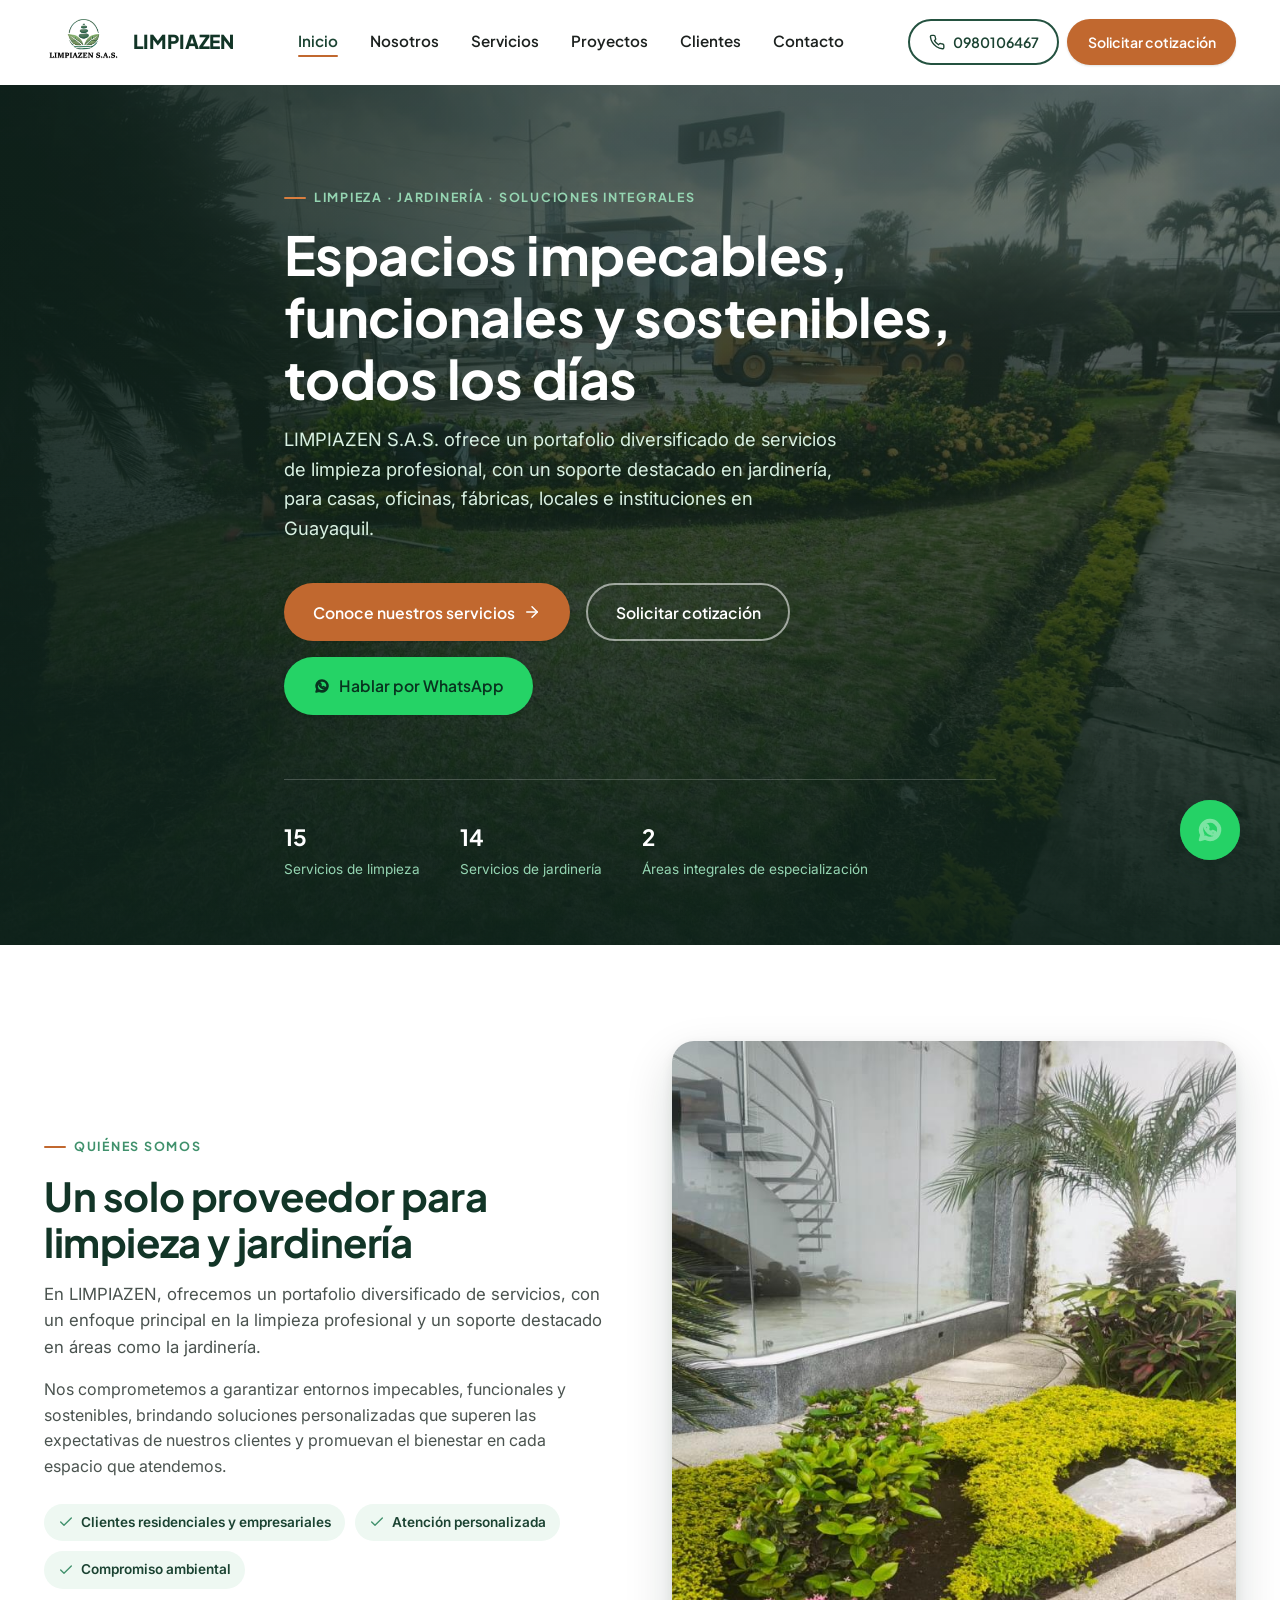
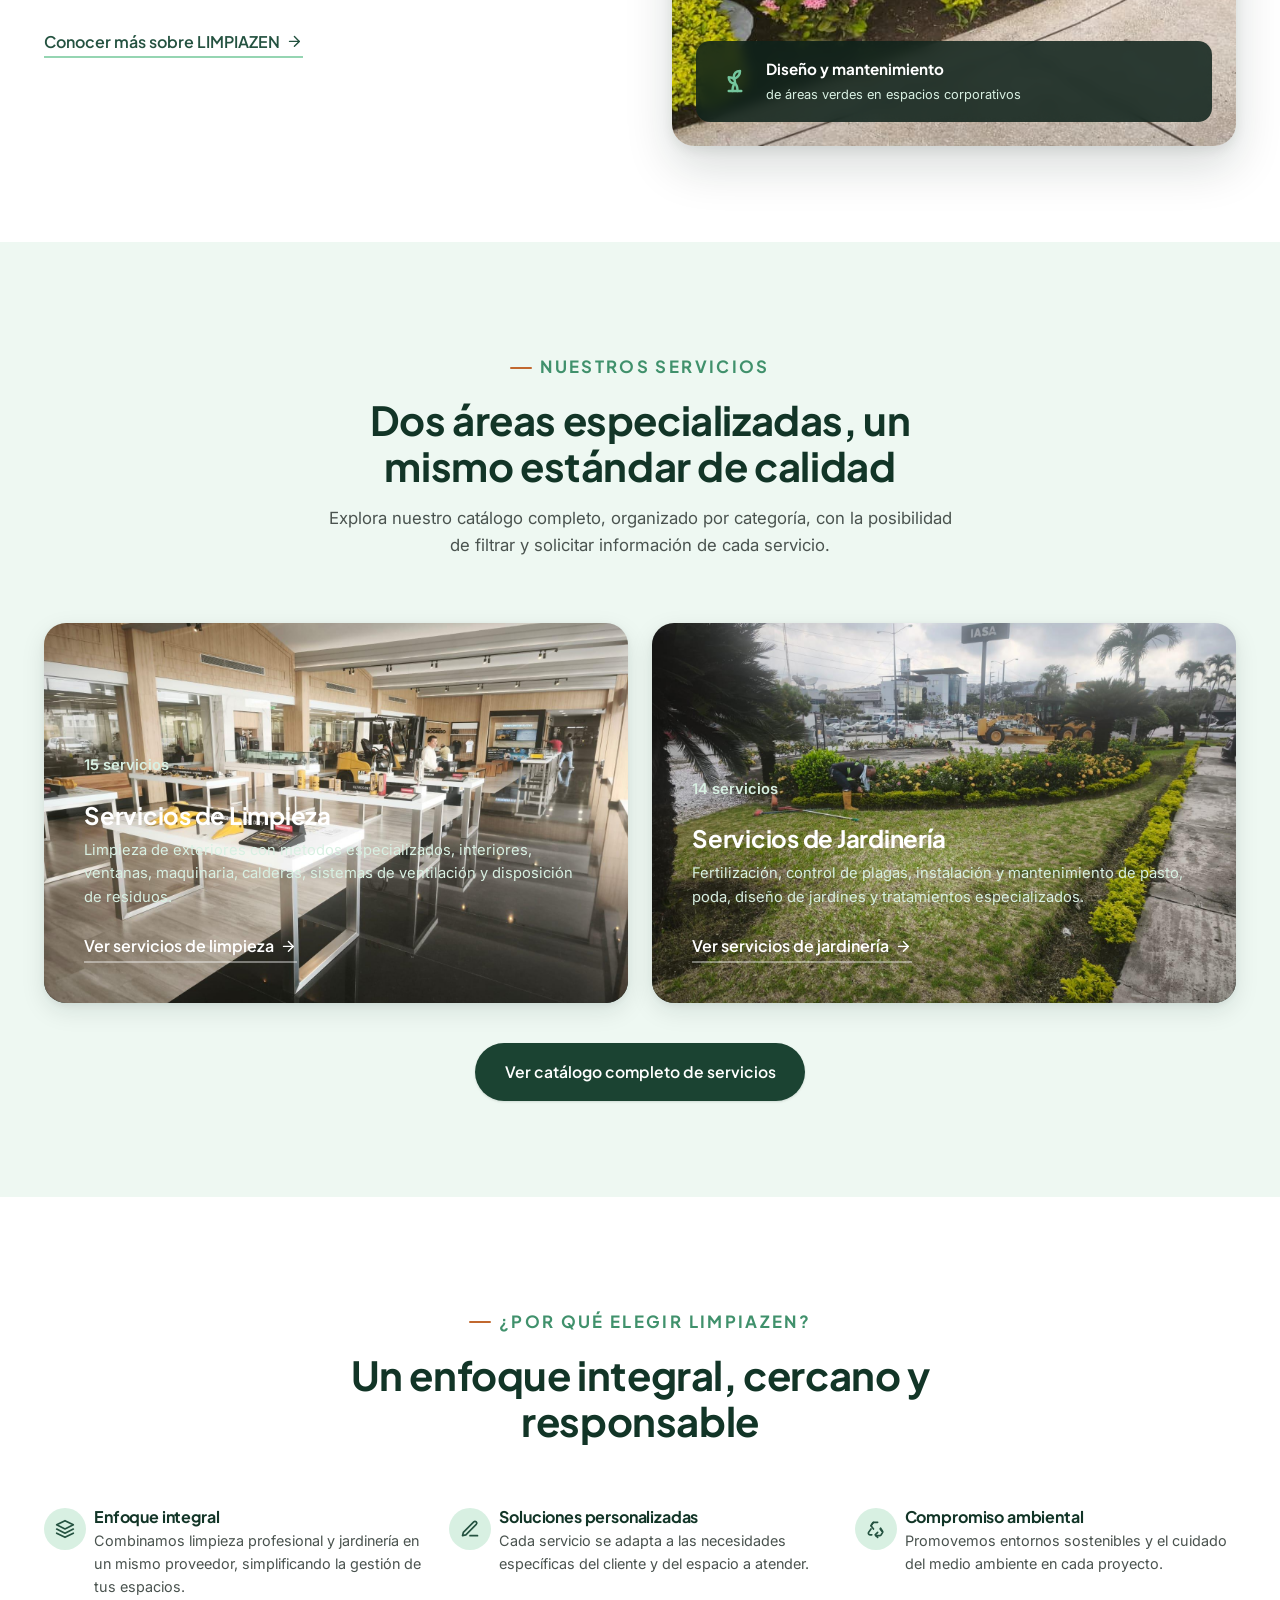
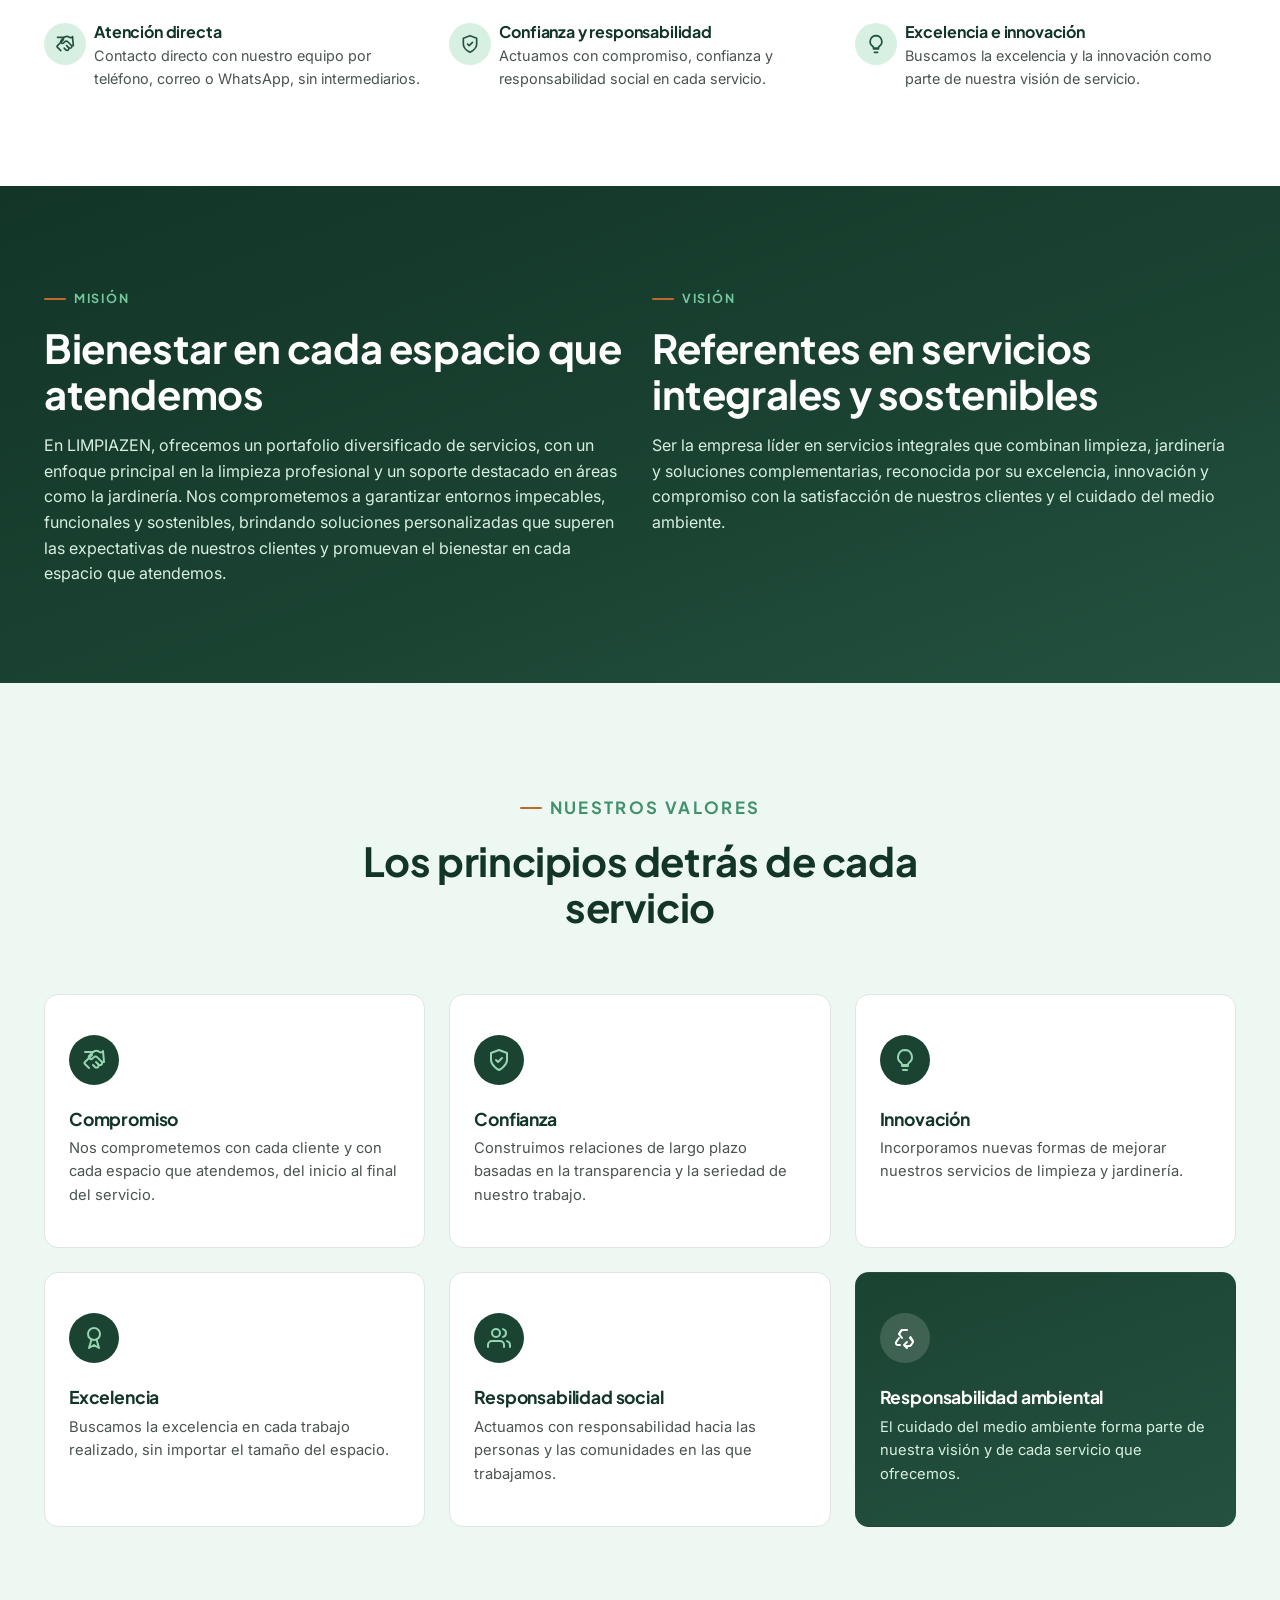
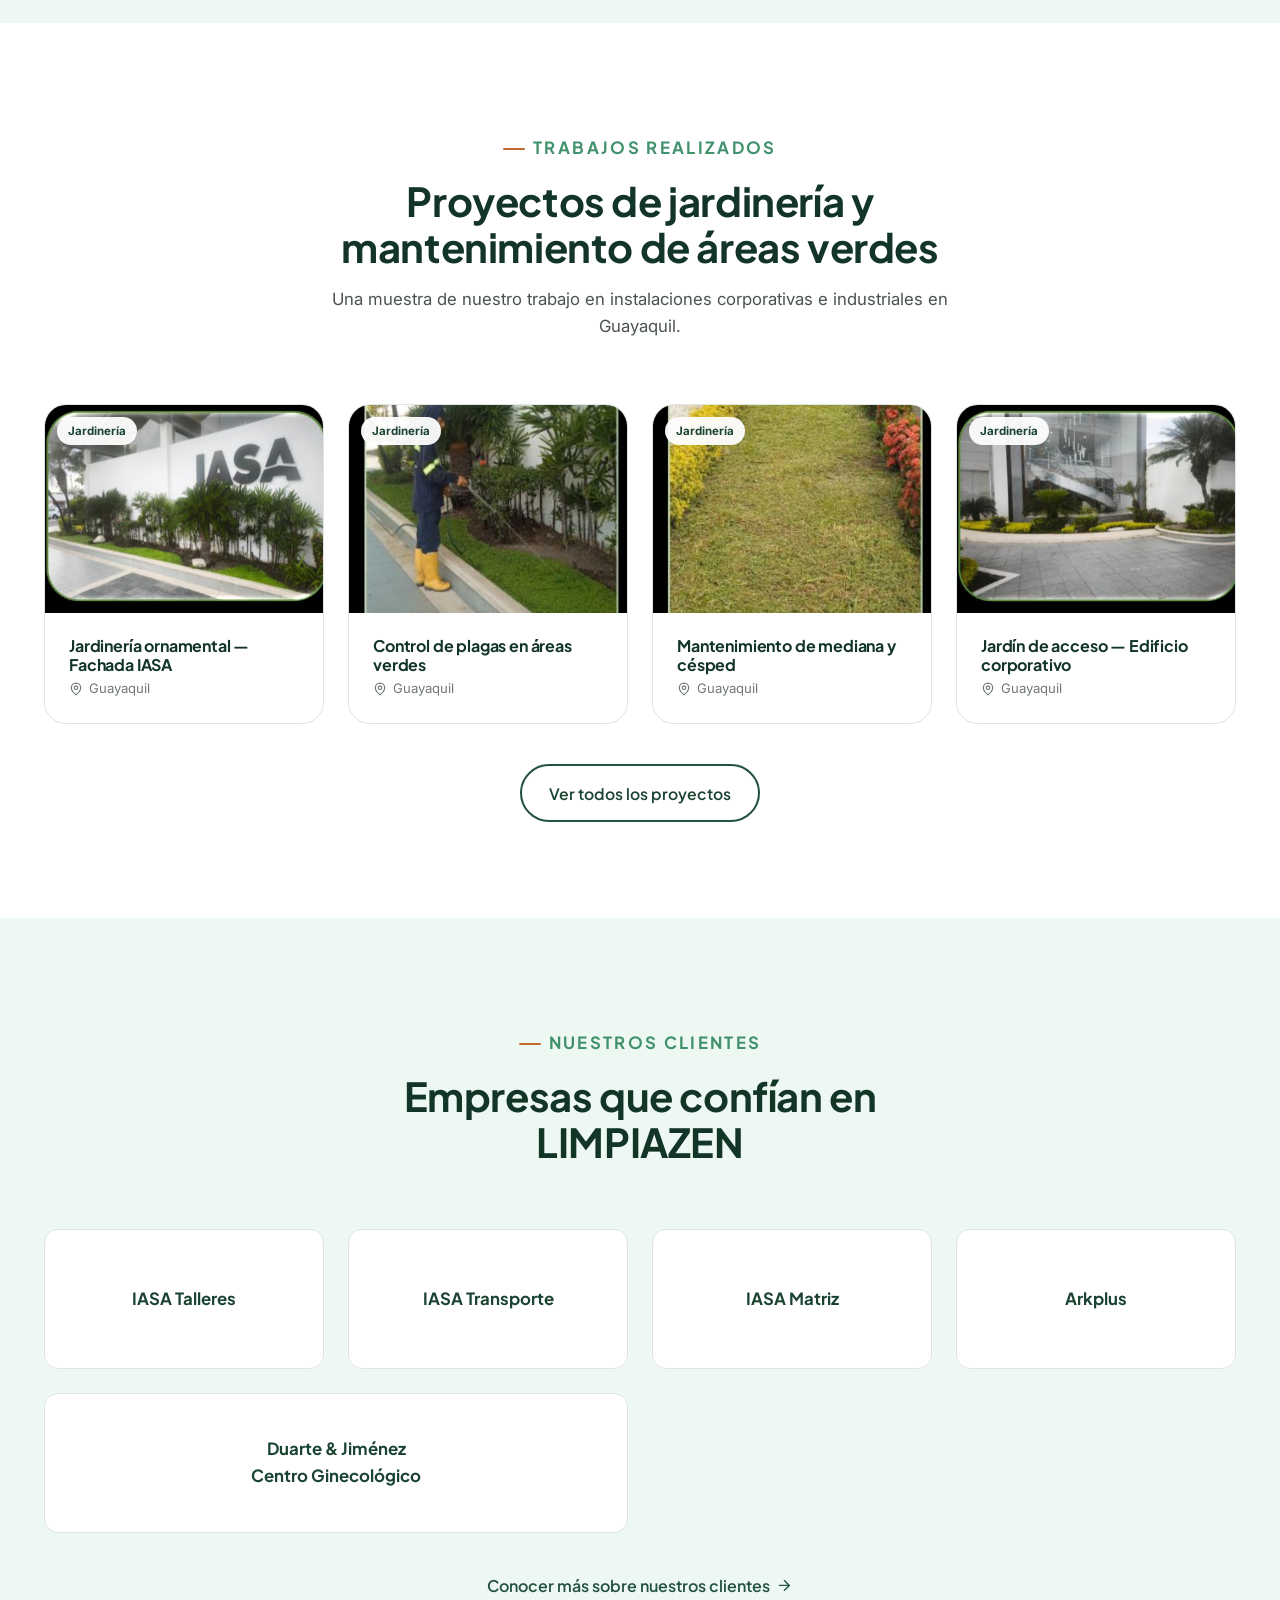
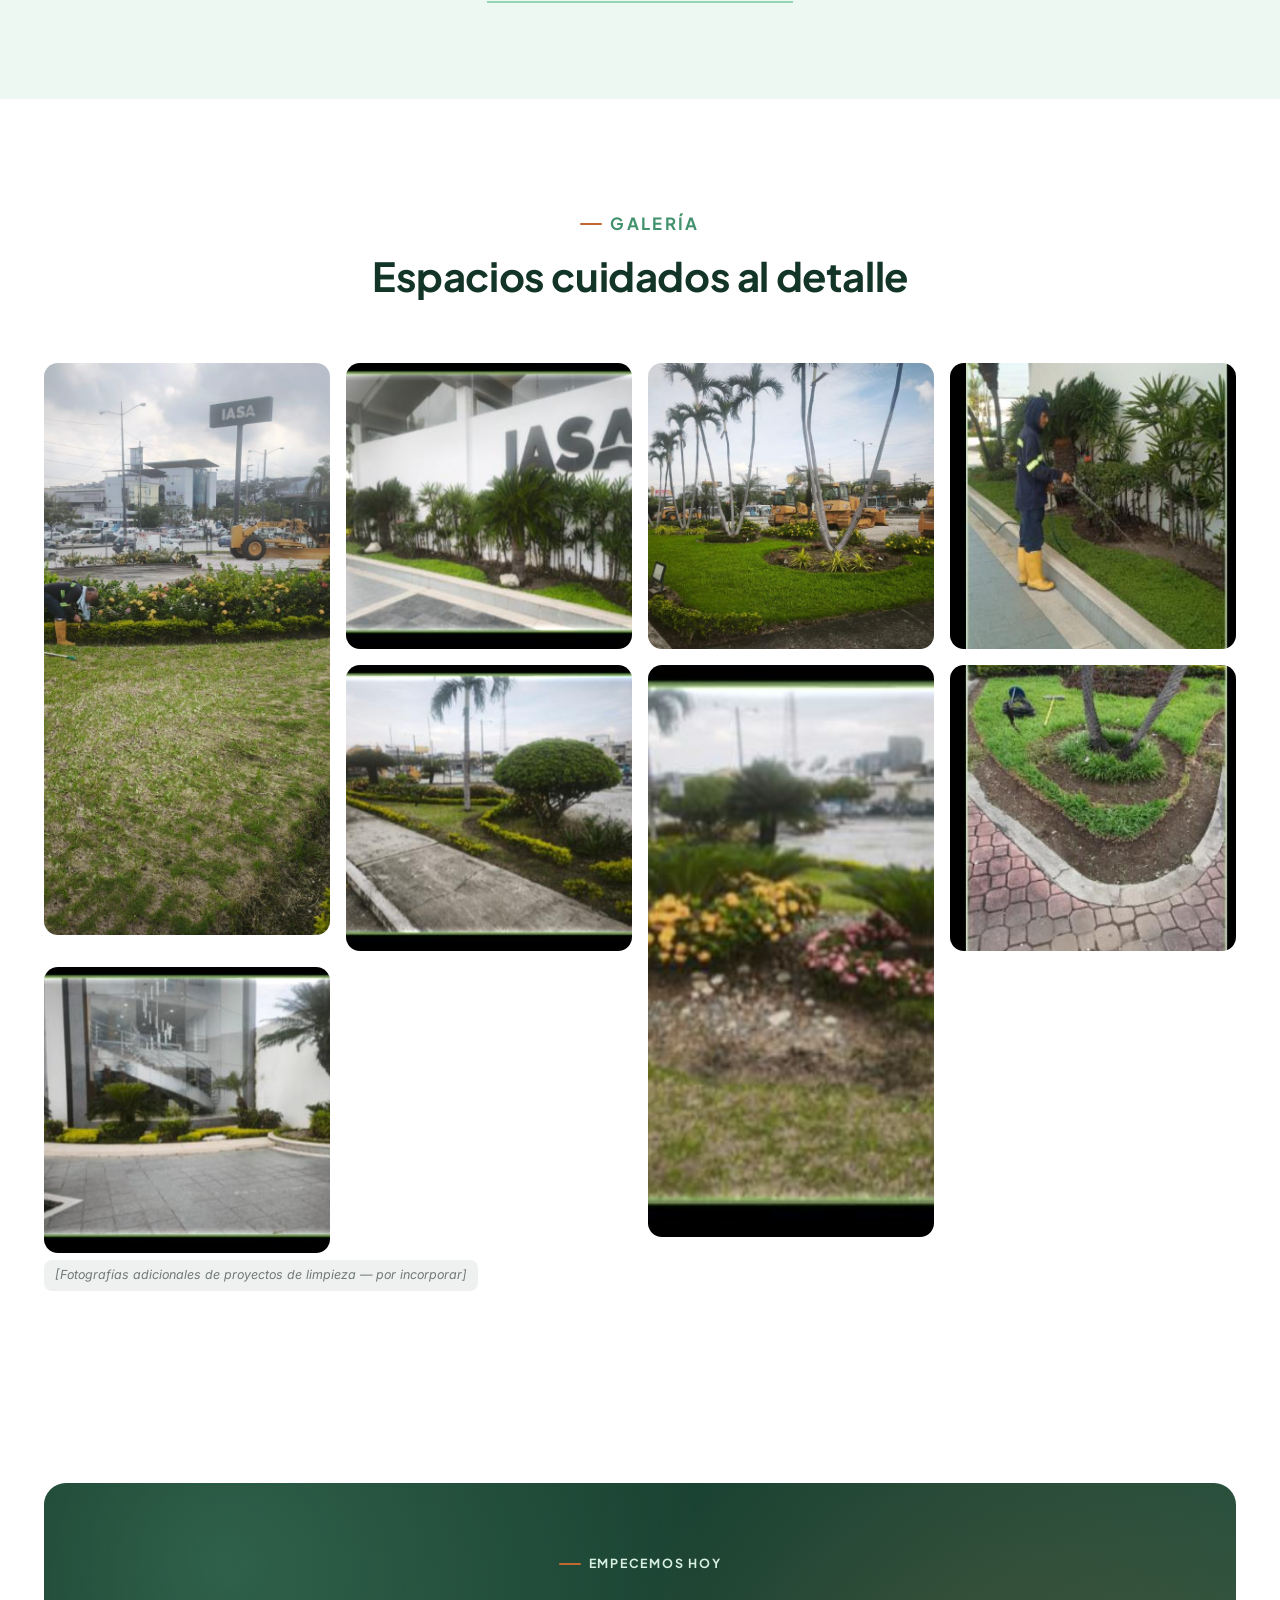
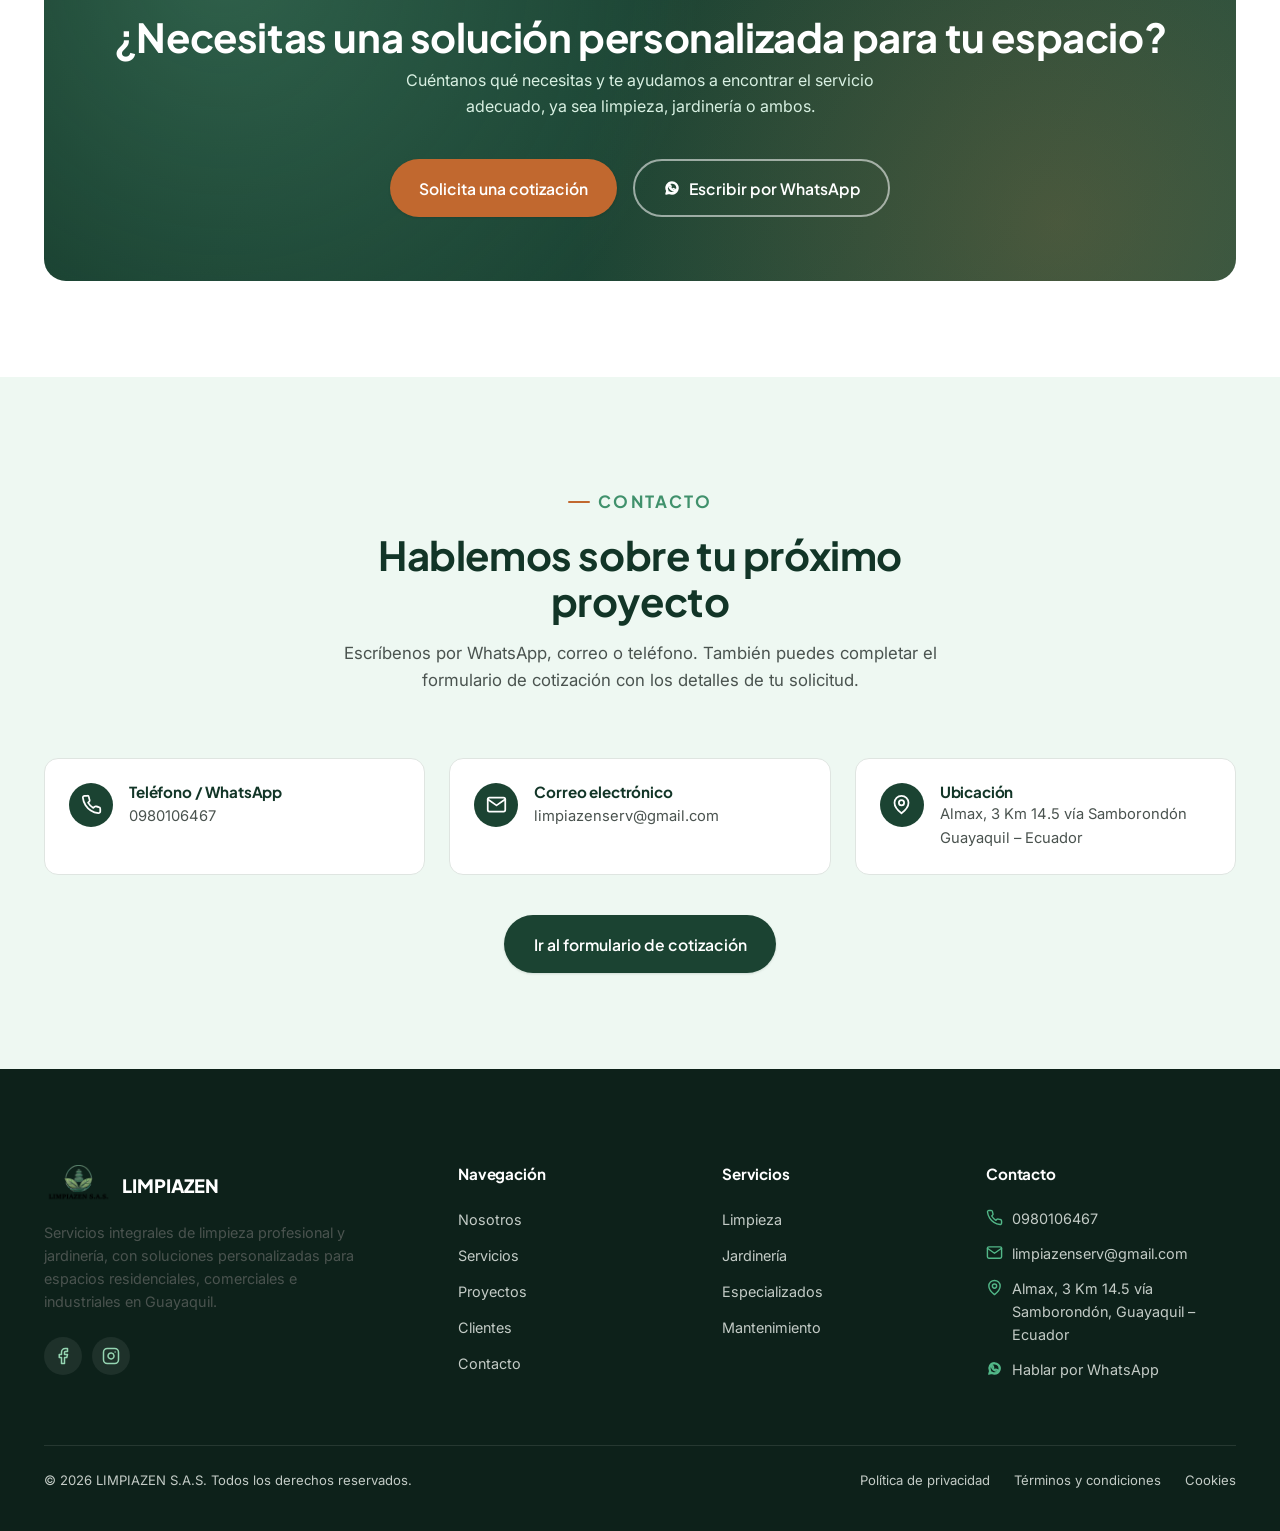
<file: index.html>
<!DOCTYPE html>
<html lang="es-EC">
<head>
<meta charset="UTF-8">
<meta name="viewport" content="width=device-width, initial-scale=1.0">
<title>LIMPIAZEN S.A.S. | Limpieza Profesional y Jardinería en Guayaquil</title>
<meta name="description" content="LIMPIAZEN S.A.S. ofrece servicios integrales de limpieza profesional y jardinería para casas, oficinas, fábricas, locales e instituciones en Guayaquil, Ecuador. Solicita tu cotización.">
<link rel="canonical" href="https://www.limpiazen.com/index.html">
<meta property="og:type" content="website">
<meta property="og:title" content="LIMPIAZEN S.A.S. | Limpieza Profesional y Jardinería">
<meta property="og:description" content="Soluciones integrales de limpieza y jardinería para espacios residenciales, comerciales e industriales en Guayaquil, Ecuador.">
<meta property="og:image" content="images/hero-jardineria-iasa.jpg">
<meta property="og:locale" content="es_EC">
<link rel="icon" href="images/logo.png" type="image/png">
<link rel="preconnect" href="https://fonts.googleapis.com">
<link rel="preconnect" href="https://fonts.gstatic.com" crossorigin>
<link href="https://fonts.googleapis.com/css2?family=Inter:wght@400;500;600;700&family=Plus+Jakarta+Sans:wght@600;700;800&display=swap" rel="stylesheet">
<link rel="stylesheet" href="css/style.css">
<script type="application/ld+json">
{
  "@context": "https://schema.org",
  "@type": "LocalBusiness",
  "name": "LIMPIAZEN S.A.S.",
  "image": "https://www.limpiazen.com/images/logo.png",
  "url": "https://www.limpiazen.com/",
  "telephone": "+593980106467",
  "email": "limpiazenserv@gmail.com",
  "description": "Empresa de servicios integrales de limpieza profesional y jardinería para clientes residenciales, comerciales e industriales.",
  "address": {
    "@type": "PostalAddress",
    "streetAddress": "Almax, 3 Km 14.5 vía Samborondón",
    "addressLocality": "Guayaquil",
    "addressCountry": "EC"
  },
  "areaServed": "Guayaquil, Ecuador",
  "sameAs": []
}
</script>
</head>
<body>
<a class="skip-link" href="#main">Saltar al contenido principal</a>
<div id="icon-sprite"></div>
<script src="js/icons.js"></script>

<header class="site-header">
  <div class="container header-inner">
    <a href="index.html" class="brand">
      <img src="images/logo.png" alt="LIMPIAZEN S.A.S.">
      <span class="brand-text">LIMPIAZEN<span>Limpieza · Jardinería · Soluciones integrales</span></span>
    </a>
    <nav class="main-nav" aria-label="Navegación principal">
      <ul class="nav-list">
        <li><a href="index.html" aria-current="page">Inicio</a></li>
        <li><a href="nosotros.html">Nosotros</a></li>
        <li><a href="servicios.html">Servicios</a></li>
        <li><a href="proyectos.html">Proyectos</a></li>
        <li><a href="clientes.html">Clientes</a></li>
        <li><a href="contacto.html">Contacto</a></li>
      </ul>
    </nav>
    <div class="header-actions">
      <a href="tel:+593980106467" class="btn btn--outline-dark btn--sm btn--sm-phone">
        <svg><use href="#icon-phone"></use></svg>0980106467
      </a>
      <a href="contacto.html" class="btn btn--accent btn--sm">Solicitar cotización</a>
      <button class="nav-toggle" aria-label="Abrir menú" aria-expanded="false" aria-controls="mobile-nav">
        <svg class="icon-menu"><use href="#icon-menu"></use></svg>
        <svg class="icon-close"><use href="#icon-close"></use></svg>
      </button>
    </div>
  </div>
</header>
<div class="mobile-nav" id="mobile-nav">
  <ul class="mobile-nav-list">
    <li><a href="index.html" aria-current="page">Inicio</a></li>
    <li><a href="nosotros.html">Nosotros</a></li>
    <li><a href="servicios.html">Servicios</a></li>
    <li><a href="proyectos.html">Proyectos</a></li>
    <li><a href="clientes.html">Clientes</a></li>
    <li><a href="contacto.html">Contacto</a></li>
  </ul>
  <div class="mobile-nav-foot">
    <a href="contacto.html" class="btn btn--accent btn--block">Solicitar cotización</a>
    <a href="#" class="btn btn--whatsapp btn--block" data-wa-service=""><svg><use href="#icon-whatsapp"></use></svg>Hablar por WhatsApp</a>
  </div>
  <div class="mobile-nav-contact">
    <a href="tel:+593980106467">0980106467</a>
    <a href="mailto:limpiazenserv@gmail.com">limpiazenserv@gmail.com</a>
    <span>Almax, Km 14.5 vía Samborondón — Guayaquil</span>
  </div>
</div>

<main id="main">

  <!-- HERO -->
  <section class="hero">
    <div class="hero-media">
      <img src="images/hero-jardineria-iasa.jpg" alt="Técnico de LIMPIAZEN realizando mantenimiento de áreas verdes en instalaciones de IASA, Guayaquil" width="1600" height="1200">
    </div>
    <div class="container hero-content">
      <p class="eyebrow">Limpieza · Jardinería · Soluciones integrales</p>
      <h1>Espacios impecables, funcionales y sostenibles, todos los días</h1>
      <p class="hero-lead">LIMPIAZEN S.A.S. ofrece un portafolio diversificado de servicios de limpieza profesional, con un soporte destacado en jardinería, para casas, oficinas, fábricas, locales e instituciones en Guayaquil.</p>
      <div class="btn-group">
        <a href="servicios.html" class="btn btn--accent">Conoce nuestros servicios <svg><use href="#icon-arrow-right"></use></svg></a>
        <a href="contacto.html" class="btn btn--outline">Solicitar cotización</a>
        <a href="#" class="btn btn--whatsapp" data-wa-service=""><svg><use href="#icon-whatsapp"></use></svg>Hablar por WhatsApp</a>
      </div>
      <div class="hero-stats">
        <div class="hero-stat"><strong>15</strong><span>Servicios de limpieza</span></div>
        <div class="hero-stat"><strong>14</strong><span>Servicios de jardinería</span></div>
        <div class="hero-stat"><strong>2</strong><span>Áreas integrales de especialización</span></div>
      </div>
    </div>
  </section>

  <!-- PRESENTACIÓN -->
  <section class="section" id="nosotros">
    <div class="container two-col">
      <div class="reveal">
        <p class="eyebrow">Quiénes somos</p>
        <h2>Un solo proveedor para limpieza y jardinería</h2>
        <p style="font-size:1.05rem; margin-top:1rem;">En LIMPIAZEN, ofrecemos un portafolio diversificado de servicios, con un enfoque principal en la limpieza profesional y un soporte destacado en áreas como la jardinería.</p>
        <p style="margin-top:1rem;">Nos comprometemos a garantizar entornos impecables, funcionales y sostenibles, brindando soluciones personalizadas que superen las expectativas de nuestros clientes y promuevan el bienestar en cada espacio que atendemos.</p>
        <ul class="badge-list">
          <li><svg><use href="#icon-check"></use></svg>Clientes residenciales y empresariales</li>
          <li><svg><use href="#icon-check"></use></svg>Atención personalizada</li>
          <li><svg><use href="#icon-check"></use></svg>Compromiso ambiental</li>
        </ul>
        <div class="mt-lg">
          <a href="nosotros.html" class="link-arrow">Conocer más sobre LIMPIAZEN <svg><use href="#icon-arrow-right"></use></svg></a>
        </div>
      </div>
      <div class="media-frame media-frame--tall reveal">
        <img src="images/about-jardin-entrada.jpg" alt="Jardinería profesional en acceso de edificio corporativo, diseño de áreas verdes por LIMPIAZEN" loading="lazy" width="1600" height="858">
        <div class="media-badge">
          <svg><use href="#icon-sprout"></use></svg>
          <div>
            <strong>Diseño y mantenimiento</strong>
            <span>de áreas verdes en espacios corporativos</span>
          </div>
        </div>
      </div>
    </div>
  </section>

  <!-- SERVICIOS PRINCIPALES -->
  <section class="section section--alt" id="servicios">
    <div class="container">
      <div class="section-head section-head--center">
        <p class="eyebrow">Nuestros servicios</p>
        <h2>Dos áreas especializadas, un mismo estándar de calidad</h2>
        <p>Explora nuestro catálogo completo, organizado por categoría, con la posibilidad de filtrar y solicitar información de cada servicio.</p>
      </div>
      <div class="grid grid-2">
        <a href="servicios.html?categoria=limpieza" class="category-card reveal">
          <img src="images/showroom-iasa-interior.jpg" alt="Servicios de limpieza profesional LIMPIAZEN" loading="lazy" width="1600" height="1200">
          <div class="category-card__body">
            <p class="category-card__count">15 servicios</p>
            <h3>Servicios de Limpieza</h3>
            <p>Limpieza de exteriores con métodos especializados, interiores, ventanas, maquinaria, calderas, sistemas de ventilación y disposición de residuos.</p>
            <span class="link-arrow" style="color:#fff; border-color:rgba(255,255,255,0.4);">Ver servicios de limpieza <svg><use href="#icon-arrow-right"></use></svg></span>
          </div>
        </a>
        <a href="servicios.html?categoria=jardineria" class="category-card reveal">
          <img src="images/hero-jardineria-iasa.jpg" alt="Servicios de jardinería profesional LIMPIAZEN" loading="lazy" width="1600" height="1200">
          <div class="category-card__body">
            <p class="category-card__count">14 servicios</p>
            <h3>Servicios de Jardinería</h3>
            <p>Fertilización, control de plagas, instalación y mantenimiento de pasto, poda, diseño de jardines y tratamientos especializados.</p>
            <span class="link-arrow" style="color:#fff; border-color:rgba(255,255,255,0.4);">Ver servicios de jardinería <svg><use href="#icon-arrow-right"></use></svg></span>
          </div>
        </a>
      </div>
      <div class="text-center mt-lg">
        <a href="servicios.html" class="btn btn--primary">Ver catálogo completo de servicios</a>
      </div>
    </div>
  </section>

  <!-- POR QUÉ ELEGIRNOS -->
  <section class="section">
    <div class="container">
      <div class="section-head section-head--center">
        <p class="eyebrow">¿Por qué elegir LIMPIAZEN?</p>
        <h2>Un enfoque integral, cercano y responsable</h2>
      </div>
      <div class="grid grid-3">
        <div class="icon-row reveal">
          <div class="icon-row__icon"><svg><use href="#icon-layers"></use></svg></div>
          <div>
            <h4>Enfoque integral</h4>
            <p>Combinamos limpieza profesional y jardinería en un mismo proveedor, simplificando la gestión de tus espacios.</p>
          </div>
        </div>
        <div class="icon-row reveal">
          <div class="icon-row__icon"><svg><use href="#icon-edit-3"></use></svg></div>
          <div>
            <h4>Soluciones personalizadas</h4>
            <p>Cada servicio se adapta a las necesidades específicas del cliente y del espacio a atender.</p>
          </div>
        </div>
        <div class="icon-row reveal">
          <div class="icon-row__icon"><svg><use href="#icon-recycle"></use></svg></div>
          <div>
            <h4>Compromiso ambiental</h4>
            <p>Promovemos entornos sostenibles y el cuidado del medio ambiente en cada proyecto.</p>
          </div>
        </div>
        <div class="icon-row reveal">
          <div class="icon-row__icon"><svg><use href="#icon-handshake"></use></svg></div>
          <div>
            <h4>Atención directa</h4>
            <p>Contacto directo con nuestro equipo por teléfono, correo o WhatsApp, sin intermediarios.</p>
          </div>
        </div>
        <div class="icon-row reveal">
          <div class="icon-row__icon"><svg><use href="#icon-shield-check"></use></svg></div>
          <div>
            <h4>Confianza y responsabilidad</h4>
            <p>Actuamos con compromiso, confianza y responsabilidad social en cada servicio.</p>
          </div>
        </div>
        <div class="icon-row reveal">
          <div class="icon-row__icon"><svg><use href="#icon-bulb"></use></svg></div>
          <div>
            <h4>Excelencia e innovación</h4>
            <p>Buscamos la excelencia y la innovación como parte de nuestra visión de servicio.</p>
          </div>
        </div>
      </div>
    </div>
  </section>

  <!-- MISIÓN Y VISIÓN -->
  <section class="section section--dark">
    <div class="container">
      <div class="grid grid-2">
        <div class="reveal">
          <p class="eyebrow">Misión</p>
          <h2>Bienestar en cada espacio que atendemos</h2>
          <p style="margin-top:1rem;">En LIMPIAZEN, ofrecemos un portafolio diversificado de servicios, con un enfoque principal en la limpieza profesional y un soporte destacado en áreas como la jardinería. Nos comprometemos a garantizar entornos impecables, funcionales y sostenibles, brindando soluciones personalizadas que superen las expectativas de nuestros clientes y promuevan el bienestar en cada espacio que atendemos.</p>
        </div>
        <div class="reveal">
          <p class="eyebrow">Visión</p>
          <h2>Referentes en servicios integrales y sostenibles</h2>
          <p style="margin-top:1rem;">Ser la empresa líder en servicios integrales que combinan limpieza, jardinería y soluciones complementarias, reconocida por su excelencia, innovación y compromiso con la satisfacción de nuestros clientes y el cuidado del medio ambiente.</p>
        </div>
      </div>
    </div>
  </section>

  <!-- VALORES -->
  <section class="section section--alt" id="valores">
    <div class="container">
      <div class="section-head section-head--center">
        <p class="eyebrow">Nuestros valores</p>
        <h2>Los principios detrás de cada servicio</h2>
      </div>
      <div class="grid grid-3">
        <div class="card value-card reveal">
          <div class="value-card__icon"><svg><use href="#icon-handshake"></use></svg></div>
          <h3>Compromiso</h3>
          <p>Nos comprometemos con cada cliente y con cada espacio que atendemos, del inicio al final del servicio.</p>
        </div>
        <div class="card value-card reveal">
          <div class="value-card__icon"><svg><use href="#icon-shield-check"></use></svg></div>
          <h3>Confianza</h3>
          <p>Construimos relaciones de largo plazo basadas en la transparencia y la seriedad de nuestro trabajo.</p>
        </div>
        <div class="card value-card reveal">
          <div class="value-card__icon"><svg><use href="#icon-bulb"></use></svg></div>
          <h3>Innovación</h3>
          <p>Incorporamos nuevas formas de mejorar nuestros servicios de limpieza y jardinería.</p>
        </div>
        <div class="card value-card reveal">
          <div class="value-card__icon"><svg><use href="#icon-award"></use></svg></div>
          <h3>Excelencia</h3>
          <p>Buscamos la excelencia en cada trabajo realizado, sin importar el tamaño del espacio.</p>
        </div>
        <div class="card value-card reveal">
          <div class="value-card__icon"><svg><use href="#icon-users"></use></svg></div>
          <h3>Responsabilidad social</h3>
          <p>Actuamos con responsabilidad hacia las personas y las comunidades en las que trabajamos.</p>
        </div>
        <div class="card value-card value-card--env reveal">
          <div class="value-card__icon"><svg><use href="#icon-recycle"></use></svg></div>
          <h3>Responsabilidad ambiental</h3>
          <p>El cuidado del medio ambiente forma parte de nuestra visión y de cada servicio que ofrecemos.</p>
        </div>
      </div>
    </div>
  </section>

  <!-- PROYECTOS -->
  <section class="section" id="proyectos">
    <div class="container">
      <div class="section-head section-head--center">
        <p class="eyebrow">Trabajos realizados</p>
        <h2>Proyectos de jardinería y mantenimiento de áreas verdes</h2>
        <p>Una muestra de nuestro trabajo en instalaciones corporativas e industriales en Guayaquil.</p>
      </div>
      <div class="grid grid-4">
        <div class="project-card reveal">
          <div class="project-card__media">
            <img src="images/proyecto-iasa-letrero.jpg" alt="Jardinería ornamental en fachada de IASA, Guayaquil" loading="lazy" width="469" height="328">
            <span class="project-card__badge">Jardinería</span>
          </div>
          <div class="project-card__body">
            <h3>Jardinería ornamental — Fachada IASA</h3>
            <p class="project-card__meta"><svg><use href="#icon-pin"></use></svg>Guayaquil</p>
          </div>
        </div>
        <div class="project-card reveal">
          <div class="project-card__media">
            <img src="images/proyecto-tecnico-fumigacion.jpg" alt="Técnico de LIMPIAZEN aplicando tratamiento en áreas verdes, instalaciones IASA" loading="lazy" width="323" height="641">
            <span class="project-card__badge">Jardinería</span>
          </div>
          <div class="project-card__body">
            <h3>Control de plagas en áreas verdes</h3>
            <p class="project-card__meta"><svg><use href="#icon-pin"></use></svg>Guayaquil</p>
          </div>
        </div>
        <div class="project-card reveal">
          <div class="project-card__media">
            <img src="images/proyecto-mediana-cesped.jpg" alt="Mantenimiento de mediana y césped ornamental" loading="lazy" width="330" height="645">
            <span class="project-card__badge">Jardinería</span>
          </div>
          <div class="project-card__body">
            <h3>Mantenimiento de mediana y césped</h3>
            <p class="project-card__meta"><svg><use href="#icon-pin"></use></svg>Guayaquil</p>
          </div>
        </div>
        <div class="project-card reveal">
          <div class="project-card__media">
            <img src="images/proyecto-edificio-cristal.jpg" alt="Diseño y mantenimiento de jardín en acceso de edificio corporativo" loading="lazy" width="471" height="330">
            <span class="project-card__badge">Jardinería</span>
          </div>
          <div class="project-card__body">
            <h3>Jardín de acceso — Edificio corporativo</h3>
            <p class="project-card__meta"><svg><use href="#icon-pin"></use></svg>Guayaquil</p>
          </div>
        </div>
      </div>
      <div class="text-center mt-lg">
        <a href="proyectos.html" class="btn btn--outline-dark">Ver todos los proyectos</a>
      </div>
    </div>
  </section>

  <!-- CLIENTES -->
  <section class="section section--alt" id="clientes">
    <div class="container">
      <div class="section-head section-head--center">
        <p class="eyebrow">Nuestros clientes</p>
        <h2>Empresas que confían en LIMPIAZEN</h2>
      </div>
      <div class="grid grid-4">
        <div class="card client-card reveal">IASA Talleres</div>
        <div class="card client-card reveal">IASA Transporte</div>
        <div class="card client-card reveal">IASA Matriz</div>
        <div class="card client-card reveal">Arkplus</div>
        <div class="card client-card reveal" style="grid-column: span 2;">Duarte &amp; Jiménez<br>Centro Ginecológico</div>
      </div>
      <div class="text-center mt-lg">
        <a href="clientes.html" class="link-arrow">Conocer más sobre nuestros clientes <svg><use href="#icon-arrow-right"></use></svg></a>
      </div>
    </div>
  </section>

  <!-- GALERÍA -->
  <section class="section">
    <div class="container">
      <div class="section-head section-head--center">
        <p class="eyebrow">Galería</p>
        <h2>Espacios cuidados al detalle</h2>
      </div>
      <div class="gallery-grid">
        <button class="gallery-item reveal" type="button">
          <img src="images/hero-jardineria-iasa.jpg" alt="Mantenimiento de áreas verdes, instalaciones IASA" loading="lazy">
          <span class="gallery-item__overlay"><span>Mantenimiento de áreas verdes</span></span>
        </button>
        <button class="gallery-item reveal" type="button">
          <img src="images/proyecto-iasa-letrero.jpg" alt="Jardinería ornamental, fachada IASA" loading="lazy">
          <span class="gallery-item__overlay"><span>Jardinería ornamental</span></span>
        </button>
        <button class="gallery-item reveal" type="button">
          <img src="images/palmeras-maquinaria.jpg" alt="Diseño de áreas verdes en patio de maquinaria" loading="lazy">
          <span class="gallery-item__overlay"><span>Áreas verdes industriales</span></span>
        </button>
        <button class="gallery-item reveal" type="button">
          <img src="images/proyecto-tecnico-fumigacion.jpg" alt="Técnico aplicando tratamiento en áreas verdes" loading="lazy">
          <span class="gallery-item__overlay"><span>Control de plagas</span></span>
        </button>
        <button class="gallery-item reveal" type="button">
          <img src="images/proyecto-entrada-arbusto.jpg" alt="Mantenimiento de acceso vehicular" loading="lazy">
          <span class="gallery-item__overlay"><span>Mantenimiento de acceso</span></span>
        </button>
        <button class="gallery-item reveal" type="button">
          <img src="images/proyecto-jardinera-flores.jpg" alt="Diseño de jardinera ornamental con flores" loading="lazy">
          <span class="gallery-item__overlay"><span>Diseño de jardinera</span></span>
        </button>
        <button class="gallery-item reveal" type="button">
          <img src="images/proyecto-palmera-detalle.jpg" alt="Cuidado de palmeras y áreas verdes" loading="lazy">
          <span class="gallery-item__overlay"><span>Cuidado de palmeras</span></span>
        </button>
        <button class="gallery-item reveal" type="button">
          <img src="images/proyecto-edificio-cristal.jpg" alt="Jardín de acceso, edificio corporativo" loading="lazy">
          <span class="gallery-item__overlay"><span>Jardín de acceso</span></span>
        </button>
      </div>
      <p class="placeholder-note mt-md">[Fotografías adicionales de proyectos de limpieza — por incorporar]</p>
    </div>
  </section>

  <!-- CTA FINAL -->
  <section class="section">
    <div class="container">
      <div class="cta-band reveal">
        <p class="eyebrow" style="justify-content:center;">Empecemos hoy</p>
        <h2>¿Necesitas una solución personalizada para tu espacio?</h2>
        <p>Cuéntanos qué necesitas y te ayudamos a encontrar el servicio adecuado, ya sea limpieza, jardinería o ambos.</p>
        <div class="btn-group">
          <a href="contacto.html" class="btn btn--accent">Solicita una cotización</a>
          <a href="#" class="btn btn--outline" data-wa-service=""><svg><use href="#icon-whatsapp"></use></svg>Escribir por WhatsApp</a>
        </div>
      </div>
    </div>
  </section>

  <!-- CONTACTO -->
  <section class="section section--alt" id="contacto">
    <div class="container">
      <div class="section-head section-head--center">
        <p class="eyebrow">Contacto</p>
        <h2>Hablemos sobre tu próximo proyecto</h2>
        <p>Escríbenos por WhatsApp, correo o teléfono. También puedes completar el formulario de cotización con los detalles de tu solicitud.</p>
      </div>
      <div class="grid grid-3">
        <div class="contact-info-item reveal">
          <div class="contact-info-item__icon"><svg><use href="#icon-phone"></use></svg></div>
          <div>
            <h3>Teléfono / WhatsApp</h3>
            <a href="tel:+593980106467">0980106467</a>
          </div>
        </div>
        <div class="contact-info-item reveal">
          <div class="contact-info-item__icon"><svg><use href="#icon-mail"></use></svg></div>
          <div>
            <h3>Correo electrónico</h3>
            <a href="mailto:limpiazenserv@gmail.com">limpiazenserv@gmail.com</a>
          </div>
        </div>
        <div class="contact-info-item reveal">
          <div class="contact-info-item__icon"><svg><use href="#icon-pin"></use></svg></div>
          <div>
            <h3>Ubicación</h3>
            <p>Almax, 3 Km 14.5 vía Samborondón<br>Guayaquil – Ecuador</p>
          </div>
        </div>
      </div>
      <div class="text-center mt-lg">
        <a href="contacto.html" class="btn btn--primary">Ir al formulario de cotización</a>
      </div>
    </div>
  </section>

</main>

<footer class="site-footer">
  <div class="container">
    <div class="footer-grid">
      <div>
        <div class="footer-brand">
          <img src="images/logo.png" alt="LIMPIAZEN S.A.S.">
          <span>LIMPIAZEN</span>
        </div>
        <p class="footer-desc">Servicios integrales de limpieza profesional y jardinería, con soluciones personalizadas para espacios residenciales, comerciales e industriales en Guayaquil.</p>
        <div class="footer-social">
          <a href="#" aria-label="Facebook de LIMPIAZEN (por confirmar)"><svg><use href="#icon-facebook"></use></svg></a>
          <a href="#" aria-label="Instagram de LIMPIAZEN (por confirmar)"><svg><use href="#icon-instagram"></use></svg></a>
        </div>
      </div>
      <div>
        <h3 class="footer-heading">Navegación</h3>
        <ul class="footer-links">
          <li><a href="nosotros.html">Nosotros</a></li>
          <li><a href="servicios.html">Servicios</a></li>
          <li><a href="proyectos.html">Proyectos</a></li>
          <li><a href="clientes.html">Clientes</a></li>
          <li><a href="contacto.html">Contacto</a></li>
        </ul>
      </div>
      <div>
        <h3 class="footer-heading">Servicios</h3>
        <ul class="footer-links">
          <li><a href="servicios.html?categoria=limpieza">Limpieza</a></li>
          <li><a href="servicios.html?categoria=jardineria">Jardinería</a></li>
          <li><a href="servicios.html?categoria=especializado">Especializados</a></li>
          <li><a href="servicios.html?categoria=mantenimiento">Mantenimiento</a></li>
        </ul>
      </div>
      <div>
        <h3 class="footer-heading">Contacto</h3>
        <ul class="footer-contact">
          <li><svg><use href="#icon-phone"></use></svg><a href="tel:+593980106467">0980106467</a></li>
          <li><svg><use href="#icon-mail"></use></svg><a href="mailto:limpiazenserv@gmail.com">limpiazenserv@gmail.com</a></li>
          <li><svg><use href="#icon-pin"></use></svg><span>Almax, 3 Km 14.5 vía Samborondón, Guayaquil – Ecuador</span></li>
          <li><svg><use href="#icon-whatsapp"></use></svg><a href="#" data-wa-service="">Hablar por WhatsApp</a></li>
        </ul>
      </div>
    </div>
    <div class="footer-bottom">
      <span>&copy; <span id="current-year">2026</span> LIMPIAZEN S.A.S. Todos los derechos reservados.</span>
      <div class="footer-legal">
        <a href="#">Política de privacidad</a>
        <a href="#">Términos y condiciones</a>
        <a href="#">Cookies</a>
      </div>
    </div>
  </div>
</footer>

<a href="#" class="whatsapp-float" data-wa-service="" aria-label="Hablar por WhatsApp con LIMPIAZEN">
  <span class="whatsapp-float__ping"></span>
  <svg><use href="#icon-whatsapp"></use></svg>
</a>

<script src="js/main.js"></script>
</body>
</html>
</file>
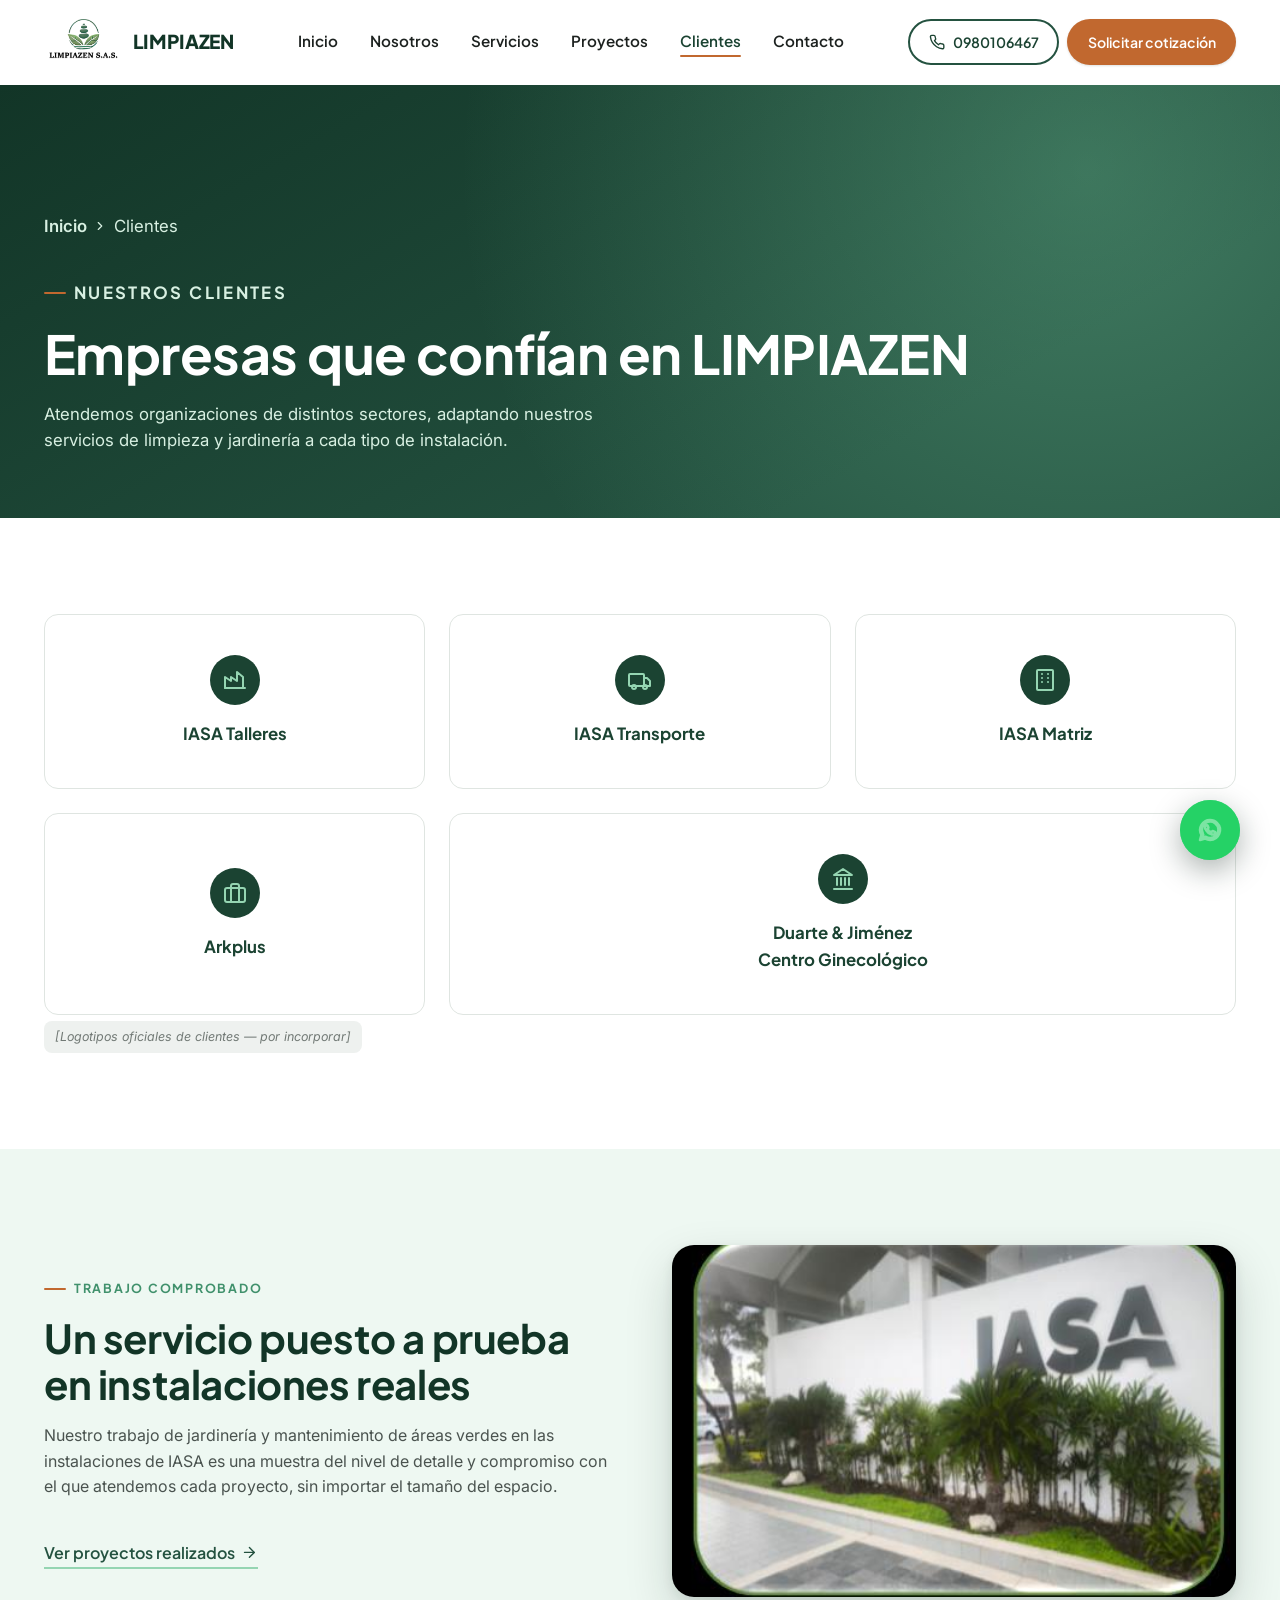
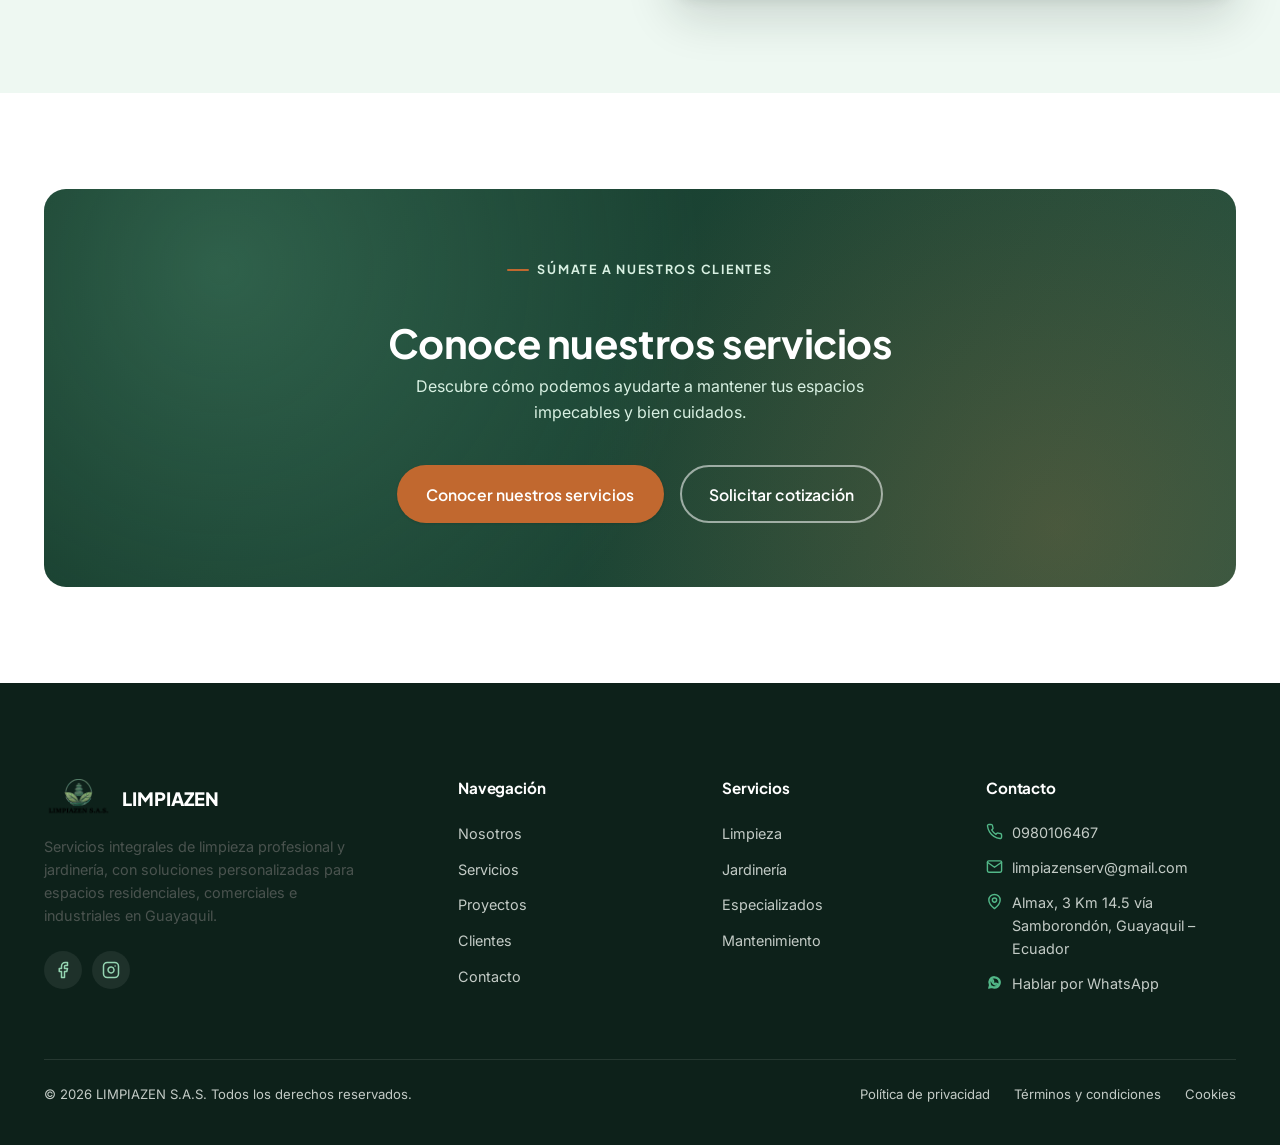
<file: clientes.html>
<!DOCTYPE html>
<html lang="es-EC">
<head>
<meta charset="UTF-8">
<meta name="viewport" content="width=device-width, initial-scale=1.0">
<title>Nuestros Clientes | LIMPIAZEN S.A.S.</title>
<meta name="description" content="Empresas que confían en LIMPIAZEN S.A.S. para sus servicios de limpieza y jardinería: IASA Talleres, IASA Transporte, IASA Matriz, Arkplus y Duarte & Jiménez Centro Ginecológico.">
<link rel="canonical" href="https://www.limpiazen.com/clientes.html">
<meta property="og:type" content="website">
<meta property="og:title" content="Nuestros Clientes | LIMPIAZEN S.A.S.">
<meta property="og:description" content="Empresas que confían en los servicios de limpieza y jardinería de LIMPIAZEN S.A.S. en Guayaquil.">
<meta property="og:image" content="images/proyecto-iasa-letrero.jpg">
<link rel="icon" href="images/logo.png" type="image/png">
<link rel="preconnect" href="https://fonts.googleapis.com">
<link rel="preconnect" href="https://fonts.gstatic.com" crossorigin>
<link href="https://fonts.googleapis.com/css2?family=Inter:wght@400;500;600;700&family=Plus+Jakarta+Sans:wght@600;700;800&display=swap" rel="stylesheet">
<link rel="stylesheet" href="css/style.css">
</head>
<body>
<a class="skip-link" href="#main">Saltar al contenido principal</a>
<div id="icon-sprite"></div>
<script src="js/icons.js"></script>

<header class="site-header">
  <div class="container header-inner">
    <a href="index.html" class="brand">
      <img src="images/logo.png" alt="LIMPIAZEN S.A.S.">
      <span class="brand-text">LIMPIAZEN<span>Limpieza · Jardinería · Soluciones integrales</span></span>
    </a>
    <nav class="main-nav" aria-label="Navegación principal">
      <ul class="nav-list">
        <li><a href="index.html">Inicio</a></li>
        <li><a href="nosotros.html">Nosotros</a></li>
        <li><a href="servicios.html">Servicios</a></li>
        <li><a href="proyectos.html">Proyectos</a></li>
        <li><a href="clientes.html" aria-current="page">Clientes</a></li>
        <li><a href="contacto.html">Contacto</a></li>
      </ul>
    </nav>
    <div class="header-actions">
      <a href="tel:+593980106467" class="btn btn--outline-dark btn--sm btn--sm-phone">
        <svg><use href="#icon-phone"></use></svg>0980106467
      </a>
      <a href="contacto.html" class="btn btn--accent btn--sm">Solicitar cotización</a>
      <button class="nav-toggle" aria-label="Abrir menú" aria-expanded="false" aria-controls="mobile-nav">
        <svg class="icon-menu"><use href="#icon-menu"></use></svg>
        <svg class="icon-close"><use href="#icon-close"></use></svg>
      </button>
    </div>
  </div>
</header>
<div class="mobile-nav" id="mobile-nav">
  <ul class="mobile-nav-list">
    <li><a href="index.html">Inicio</a></li>
    <li><a href="nosotros.html">Nosotros</a></li>
    <li><a href="servicios.html">Servicios</a></li>
    <li><a href="proyectos.html">Proyectos</a></li>
    <li><a href="clientes.html" aria-current="page">Clientes</a></li>
    <li><a href="contacto.html">Contacto</a></li>
  </ul>
  <div class="mobile-nav-foot">
    <a href="contacto.html" class="btn btn--accent btn--block">Solicitar cotización</a>
    <a href="#" class="btn btn--whatsapp btn--block" data-wa-service=""><svg><use href="#icon-whatsapp"></use></svg>Hablar por WhatsApp</a>
  </div>
  <div class="mobile-nav-contact">
    <a href="tel:+593980106467">0980106467</a>
    <a href="mailto:limpiazenserv@gmail.com">limpiazenserv@gmail.com</a>
    <span>Almax, Km 14.5 vía Samborondón — Guayaquil</span>
  </div>
</div>

<main id="main">

  <section class="page-hero">
    <div class="container">
      <p class="breadcrumb"><a href="index.html">Inicio</a><svg width="14" height="14"><use href="#icon-chevron-right"></use></svg><span>Clientes</span></p>
      <p class="eyebrow">Nuestros clientes</p>
      <h1>Empresas que confían en LIMPIAZEN</h1>
      <p>Atendemos organizaciones de distintos sectores, adaptando nuestros servicios de limpieza y jardinería a cada tipo de instalación.</p>
    </div>
  </section>

  <section class="section">
    <div class="container">
      <div class="grid grid-3">
        <div class="card client-card reveal">
          <div>
            <div class="value-card__icon" style="margin:0 auto 1rem;"><svg><use href="#icon-factory"></use></svg></div>
            IASA Talleres
          </div>
        </div>
        <div class="card client-card reveal">
          <div>
            <div class="value-card__icon" style="margin:0 auto 1rem;"><svg><use href="#icon-truck"></use></svg></div>
            IASA Transporte
          </div>
        </div>
        <div class="card client-card reveal">
          <div>
            <div class="value-card__icon" style="margin:0 auto 1rem;"><svg><use href="#icon-building"></use></svg></div>
            IASA Matriz
          </div>
        </div>
        <div class="card client-card reveal">
          <div>
            <div class="value-card__icon" style="margin:0 auto 1rem;"><svg><use href="#icon-briefcase"></use></svg></div>
            Arkplus
          </div>
        </div>
        <div class="card client-card reveal" style="grid-column: span 2;">
          <div>
            <div class="value-card__icon" style="margin:0 auto 1rem;"><svg><use href="#icon-landmark"></use></svg></div>
            Duarte &amp; Jiménez<br>Centro Ginecológico
          </div>
        </div>
      </div>
      <p class="placeholder-note mt-lg">[Logotipos oficiales de clientes — por incorporar]</p>
    </div>
  </section>

  <section class="section section--alt">
    <div class="container two-col">
      <div class="reveal">
        <p class="eyebrow">Trabajo comprobado</p>
        <h2>Un servicio puesto a prueba en instalaciones reales</h2>
        <p style="margin-top:1rem;">Nuestro trabajo de jardinería y mantenimiento de áreas verdes en las instalaciones de IASA es una muestra del nivel de detalle y compromiso con el que atendemos cada proyecto, sin importar el tamaño del espacio.</p>
        <div class="mt-lg">
          <a href="proyectos.html" class="link-arrow">Ver proyectos realizados <svg><use href="#icon-arrow-right"></use></svg></a>
        </div>
      </div>
      <div class="media-frame media-frame--wide reveal">
        <img src="images/proyecto-iasa-letrero.jpg" alt="Jardinería ornamental en fachada de IASA, cliente de LIMPIAZEN" loading="lazy" width="469" height="328">
      </div>
    </div>
  </section>

  <section class="section">
    <div class="container">
      <div class="cta-band reveal">
        <p class="eyebrow" style="justify-content:center;">Súmate a nuestros clientes</p>
        <h2>Conoce nuestros servicios</h2>
        <p>Descubre cómo podemos ayudarte a mantener tus espacios impecables y bien cuidados.</p>
        <div class="btn-group">
          <a href="servicios.html" class="btn btn--accent">Conocer nuestros servicios</a>
          <a href="contacto.html" class="btn btn--outline">Solicitar cotización</a>
        </div>
      </div>
    </div>
  </section>

</main>

<footer class="site-footer">
  <div class="container">
    <div class="footer-grid">
      <div>
        <div class="footer-brand">
          <img src="images/logo.png" alt="LIMPIAZEN S.A.S.">
          <span>LIMPIAZEN</span>
        </div>
        <p class="footer-desc">Servicios integrales de limpieza profesional y jardinería, con soluciones personalizadas para espacios residenciales, comerciales e industriales en Guayaquil.</p>
        <div class="footer-social">
          <a href="#" aria-label="Facebook de LIMPIAZEN (por confirmar)"><svg><use href="#icon-facebook"></use></svg></a>
          <a href="#" aria-label="Instagram de LIMPIAZEN (por confirmar)"><svg><use href="#icon-instagram"></use></svg></a>
        </div>
      </div>
      <div>
        <h3 class="footer-heading">Navegación</h3>
        <ul class="footer-links">
          <li><a href="nosotros.html">Nosotros</a></li>
          <li><a href="servicios.html">Servicios</a></li>
          <li><a href="proyectos.html">Proyectos</a></li>
          <li><a href="clientes.html">Clientes</a></li>
          <li><a href="contacto.html">Contacto</a></li>
        </ul>
      </div>
      <div>
        <h3 class="footer-heading">Servicios</h3>
        <ul class="footer-links">
          <li><a href="servicios.html?categoria=limpieza">Limpieza</a></li>
          <li><a href="servicios.html?categoria=jardineria">Jardinería</a></li>
          <li><a href="servicios.html?categoria=especializado">Especializados</a></li>
          <li><a href="servicios.html?categoria=mantenimiento">Mantenimiento</a></li>
        </ul>
      </div>
      <div>
        <h3 class="footer-heading">Contacto</h3>
        <ul class="footer-contact">
          <li><svg><use href="#icon-phone"></use></svg><a href="tel:+593980106467">0980106467</a></li>
          <li><svg><use href="#icon-mail"></use></svg><a href="mailto:limpiazenserv@gmail.com">limpiazenserv@gmail.com</a></li>
          <li><svg><use href="#icon-pin"></use></svg><span>Almax, 3 Km 14.5 vía Samborondón, Guayaquil – Ecuador</span></li>
          <li><svg><use href="#icon-whatsapp"></use></svg><a href="#" data-wa-service="">Hablar por WhatsApp</a></li>
        </ul>
      </div>
    </div>
    <div class="footer-bottom">
      <span>&copy; <span id="current-year">2026</span> LIMPIAZEN S.A.S. Todos los derechos reservados.</span>
      <div class="footer-legal">
        <a href="#">Política de privacidad</a>
        <a href="#">Términos y condiciones</a>
        <a href="#">Cookies</a>
      </div>
    </div>
  </div>
</footer>

<a href="#" class="whatsapp-float" data-wa-service="" aria-label="Hablar por WhatsApp con LIMPIAZEN">
  <span class="whatsapp-float__ping"></span>
  <svg><use href="#icon-whatsapp"></use></svg>
</a>

<script src="js/main.js"></script>
</body>
</html>
</file>
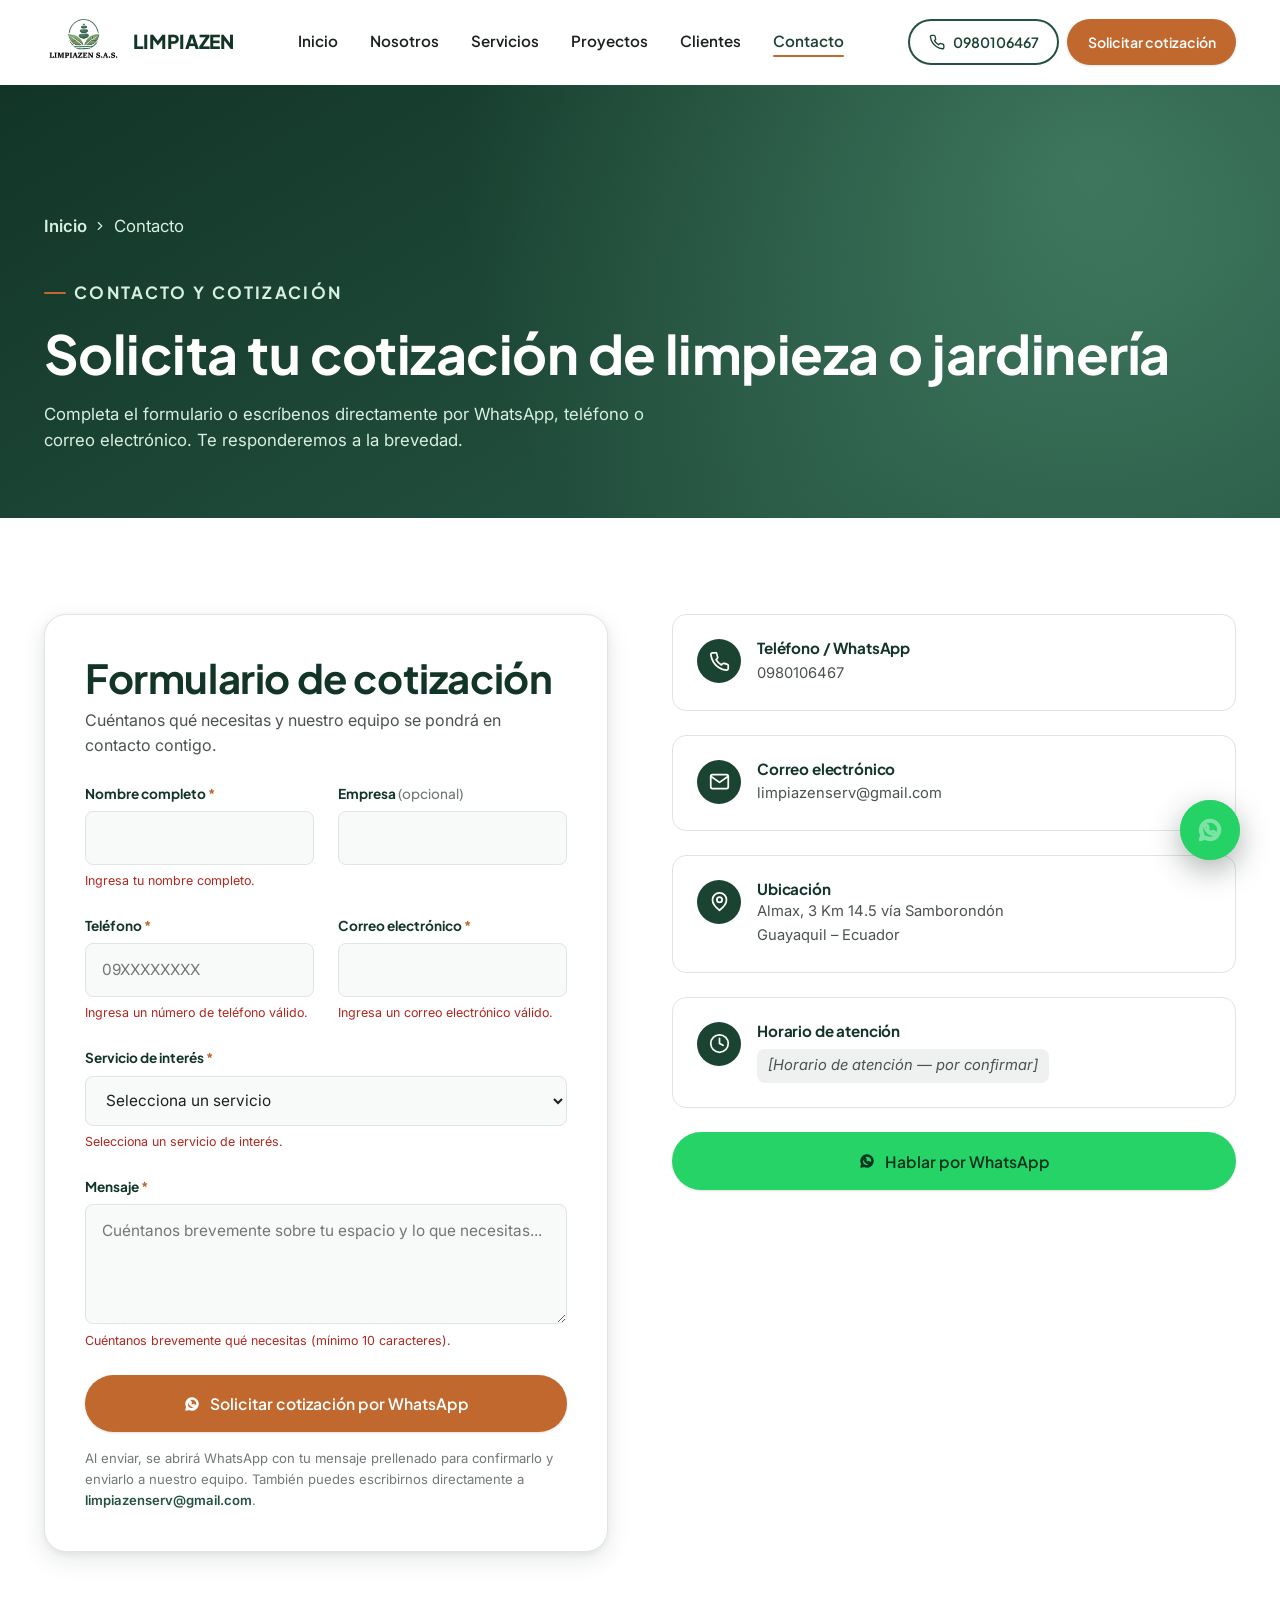
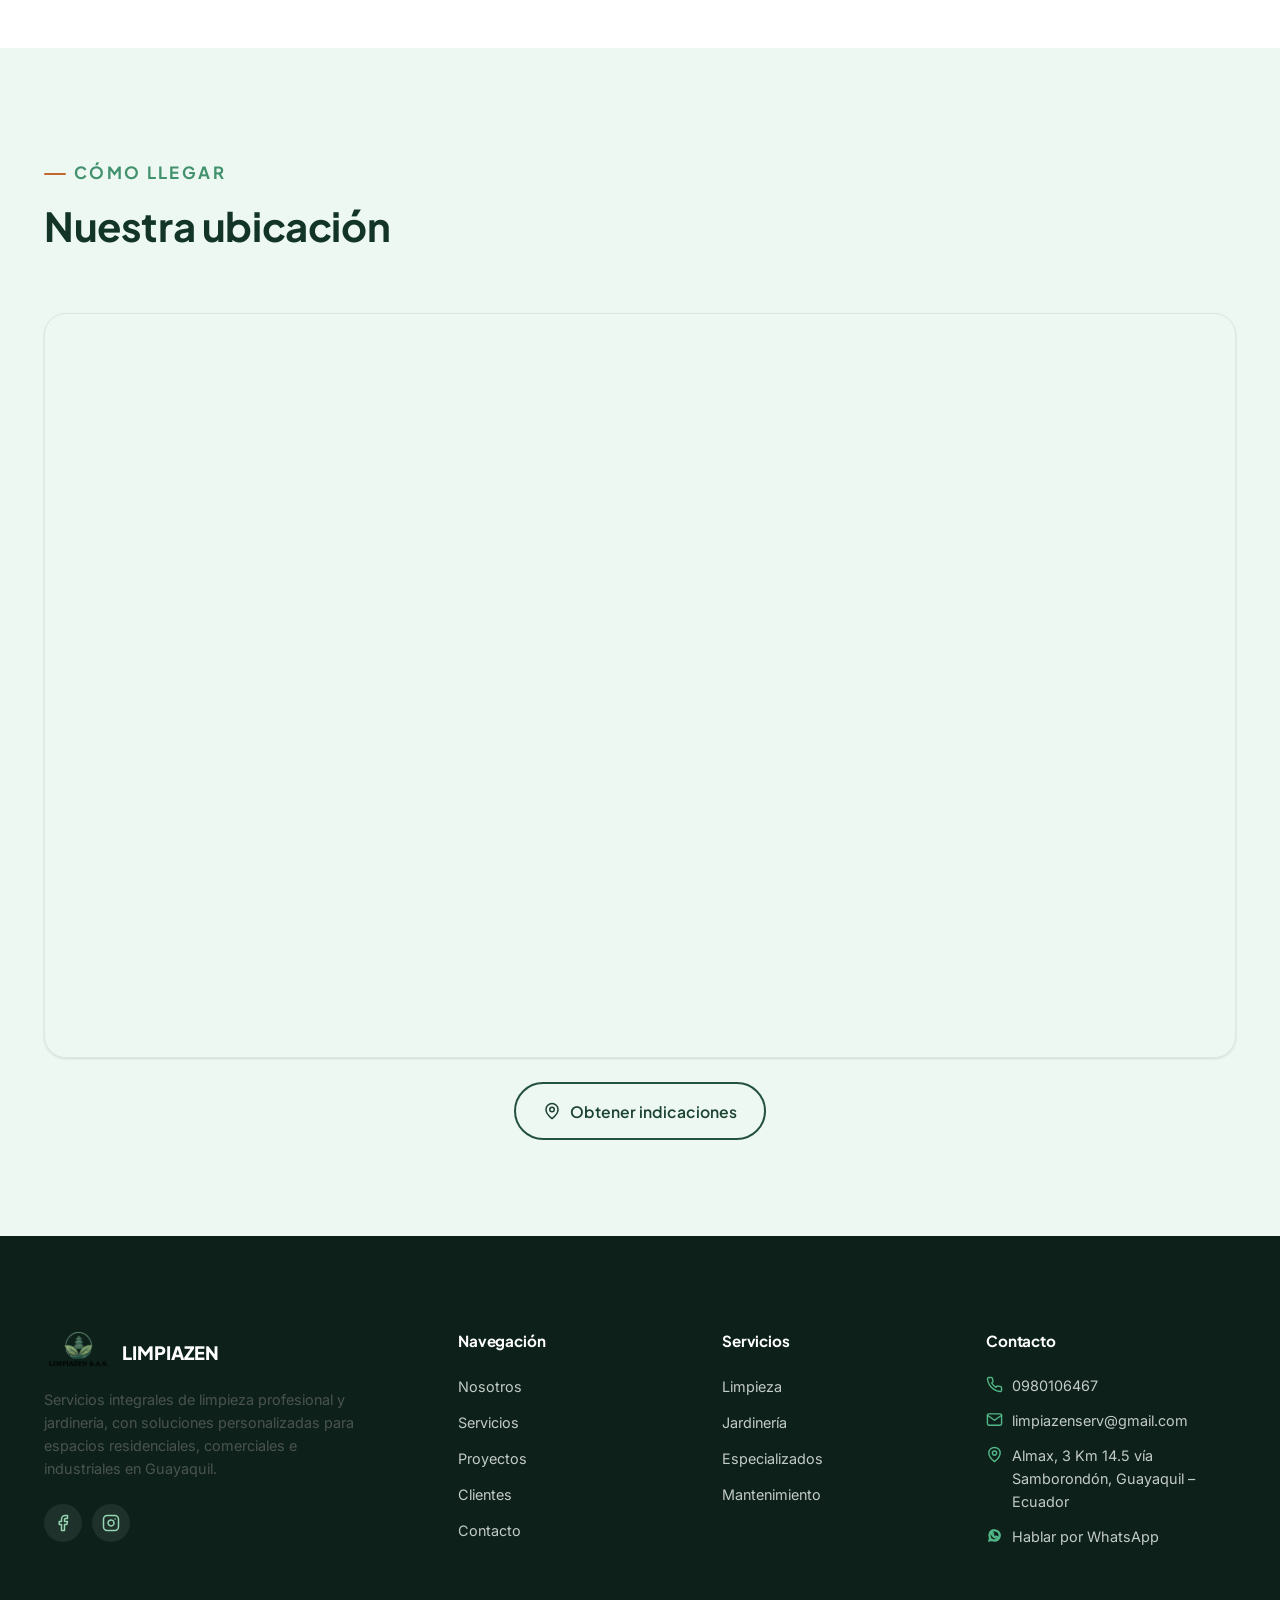
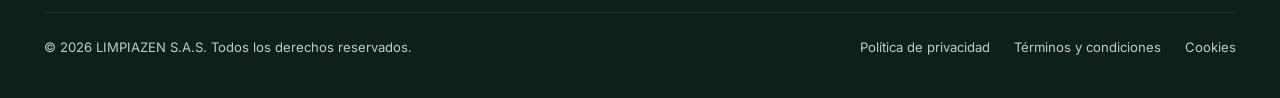
<file: contacto.html>
<!DOCTYPE html>
<html lang="es-EC">
<head>
<meta charset="UTF-8">
<meta name="viewport" content="width=device-width, initial-scale=1.0">
<title>Contacto y Cotización | LIMPIAZEN S.A.S.</title>
<meta name="description" content="Contacta a LIMPIAZEN S.A.S. y solicita una cotización de limpieza o jardinería. Teléfono/WhatsApp 0980106467, correo limpiazenserv@gmail.com. Ubicados en Guayaquil, Ecuador.">
<link rel="canonical" href="https://www.limpiazen.com/contacto.html">
<meta property="og:type" content="website">
<meta property="og:title" content="Contacto y Cotización | LIMPIAZEN S.A.S.">
<meta property="og:description" content="Solicita información o una cotización de limpieza y jardinería con LIMPIAZEN S.A.S. en Guayaquil, Ecuador.">
<meta property="og:image" content="images/hero-jardineria-iasa.jpg">
<link rel="icon" href="images/logo.png" type="image/png">
<link rel="preconnect" href="https://fonts.googleapis.com">
<link rel="preconnect" href="https://fonts.gstatic.com" crossorigin>
<link href="https://fonts.googleapis.com/css2?family=Inter:wght@400;500;600;700&family=Plus+Jakarta+Sans:wght@600;700;800&display=swap" rel="stylesheet">
<link rel="stylesheet" href="css/style.css">
<script type="application/ld+json">
{
  "@context": "https://schema.org",
  "@type": "LocalBusiness",
  "name": "LIMPIAZEN S.A.S.",
  "telephone": "+593980106467",
  "email": "limpiazenserv@gmail.com",
  "address": {
    "@type": "PostalAddress",
    "streetAddress": "Almax, 3 Km 14.5 vía Samborondón",
    "addressLocality": "Guayaquil",
    "addressCountry": "EC"
  }
}
</script>
</head>
<body>
<a class="skip-link" href="#main">Saltar al contenido principal</a>
<div id="icon-sprite"></div>
<script src="js/icons.js"></script>

<header class="site-header">
  <div class="container header-inner">
    <a href="index.html" class="brand">
      <img src="images/logo.png" alt="LIMPIAZEN S.A.S.">
      <span class="brand-text">LIMPIAZEN<span>Limpieza · Jardinería · Soluciones integrales</span></span>
    </a>
    <nav class="main-nav" aria-label="Navegación principal">
      <ul class="nav-list">
        <li><a href="index.html">Inicio</a></li>
        <li><a href="nosotros.html">Nosotros</a></li>
        <li><a href="servicios.html">Servicios</a></li>
        <li><a href="proyectos.html">Proyectos</a></li>
        <li><a href="clientes.html">Clientes</a></li>
        <li><a href="contacto.html" aria-current="page">Contacto</a></li>
      </ul>
    </nav>
    <div class="header-actions">
      <a href="tel:+593980106467" class="btn btn--outline-dark btn--sm btn--sm-phone">
        <svg><use href="#icon-phone"></use></svg>0980106467
      </a>
      <a href="contacto.html" class="btn btn--accent btn--sm">Solicitar cotización</a>
      <button class="nav-toggle" aria-label="Abrir menú" aria-expanded="false" aria-controls="mobile-nav">
        <svg class="icon-menu"><use href="#icon-menu"></use></svg>
        <svg class="icon-close"><use href="#icon-close"></use></svg>
      </button>
    </div>
  </div>
</header>
<div class="mobile-nav" id="mobile-nav">
  <ul class="mobile-nav-list">
    <li><a href="index.html">Inicio</a></li>
    <li><a href="nosotros.html">Nosotros</a></li>
    <li><a href="servicios.html">Servicios</a></li>
    <li><a href="proyectos.html">Proyectos</a></li>
    <li><a href="clientes.html">Clientes</a></li>
    <li><a href="contacto.html" aria-current="page">Contacto</a></li>
  </ul>
  <div class="mobile-nav-foot">
    <a href="contacto.html" class="btn btn--accent btn--block">Solicitar cotización</a>
    <a href="#" class="btn btn--whatsapp btn--block" data-wa-service=""><svg><use href="#icon-whatsapp"></use></svg>Hablar por WhatsApp</a>
  </div>
  <div class="mobile-nav-contact">
    <a href="tel:+593980106467">0980106467</a>
    <a href="mailto:limpiazenserv@gmail.com">limpiazenserv@gmail.com</a>
    <span>Almax, Km 14.5 vía Samborondón — Guayaquil</span>
  </div>
</div>

<main id="main">

  <section class="page-hero">
    <div class="container">
      <p class="breadcrumb"><a href="index.html">Inicio</a><svg width="14" height="14"><use href="#icon-chevron-right"></use></svg><span>Contacto</span></p>
      <p class="eyebrow">Contacto y cotización</p>
      <h1>Solicita tu cotización de limpieza o jardinería</h1>
      <p>Completa el formulario o escríbenos directamente por WhatsApp, teléfono o correo electrónico. Te responderemos a la brevedad.</p>
    </div>
  </section>

  <section class="section">
    <div class="container">
      <div class="two-col" style="align-items:flex-start;">

        <div class="reveal">
          <div class="form-card">
            <h2 style="margin-bottom:0.4rem;">Formulario de cotización</h2>
            <p style="margin-bottom:1.5rem;">Cuéntanos qué necesitas y nuestro equipo se pondrá en contacto contigo.</p>
            <form id="quote-form" novalidate>
              <div class="form-grid has-2col">
                <div class="field">
                  <label for="nombre">Nombre completo <span class="req">*</span></label>
                  <input type="text" id="nombre" name="nombre" required minlength="2" autocomplete="name">
                  <span class="field-error">Ingresa tu nombre completo.</span>
                </div>
                <div class="field">
                  <label for="empresa">Empresa <span style="color:var(--color-neutro-500); font-weight:500;">(opcional)</span></label>
                  <input type="text" id="empresa" name="empresa" autocomplete="organization">
                  <span class="field-error"></span>
                </div>
                <div class="field">
                  <label for="telefono">Teléfono <span class="req">*</span></label>
                  <input type="tel" id="telefono" name="telefono" required minlength="7" autocomplete="tel" placeholder="09XXXXXXXX">
                  <span class="field-error">Ingresa un número de teléfono válido.</span>
                </div>
                <div class="field">
                  <label for="correo">Correo electrónico <span class="req">*</span></label>
                  <input type="email" id="correo" name="correo" required autocomplete="email">
                  <span class="field-error">Ingresa un correo electrónico válido.</span>
                </div>
                <div class="field field--full">
                  <label for="servicio">Servicio de interés <span class="req">*</span></label>
                  <select id="servicio" name="servicio" required>
                    <option value="" disabled selected>Selecciona un servicio</option>
                    <optgroup label="Limpieza">
                      <option>Limpieza de exteriores de edificios</option>
                      <option>Limpieza de casas</option>
                      <option>Limpieza de oficinas</option>
                      <option>Limpieza de fábricas</option>
                      <option>Limpieza de locales</option>
                      <option>Limpieza de instituciones</option>
                      <option>Limpieza de exteriores de oficinas y fábricas</option>
                      <option>Limpieza de edificios multifamiliares</option>
                      <option>Limpieza especializada de ventanas</option>
                      <option>Limpieza especializada de maquinaria</option>
                      <option>Limpieza de chimeneas y hornos</option>
                      <option>Limpieza de calderas</option>
                      <option>Limpieza de sistemas de ventilación</option>
                      <option>Desbroce y limpieza de terrenos</option>
                      <option>Retiro y disposición de residuos</option>
                    </optgroup>
                    <optgroup label="Jardinería">
                      <option>Fertilización y análisis de suelo</option>
                      <option>Control de plagas</option>
                      <option>Tratamientos contra hongos y babosas</option>
                      <option>Tratamientos para césped y plantas ornamentales</option>
                      <option>Instalación de pasto natural</option>
                      <option>Instalación de pasto sintético</option>
                      <option>Mantenimiento de pasto</option>
                      <option>Poda, corte y cuidado de árboles y setos</option>
                      <option>Limpieza de mobiliario y decorativos de jardines</option>
                      <option>Diseño y ejecución de jardines</option>
                      <option>Decoración de áreas verdes</option>
                      <option>Aplicación de herbicidas</option>
                      <option>Tratamientos anti-rebrote</option>
                      <option>Acarreo y nivelación de tierra</option>
                    </optgroup>
                    <option>Otro / No estoy seguro</option>
                  </select>
                  <span class="field-error">Selecciona un servicio de interés.</span>
                </div>
                <div class="field field--full">
                  <label for="mensaje">Mensaje <span class="req">*</span></label>
                  <textarea id="mensaje" name="mensaje" required minlength="10" placeholder="Cuéntanos brevemente sobre tu espacio y lo que necesitas..."></textarea>
                  <span class="field-error">Cuéntanos brevemente qué necesitas (mínimo 10 caracteres).</span>
                </div>
              </div>
              <button type="submit" class="btn btn--accent btn--block mt-md">
                <svg><use href="#icon-whatsapp"></use></svg>Solicitar cotización por WhatsApp
              </button>
              <div class="form-feedback">
                <svg><use href="#icon-check-circle"></use></svg>
                <span>Tu mensaje está listo. Se abrió WhatsApp para enviarlo directamente a nuestro equipo.</span>
              </div>
              <p class="form-note">Al enviar, se abrirá WhatsApp con tu mensaje prellenado para confirmarlo y enviarlo a nuestro equipo. También puedes escribirnos directamente a <a href="mailto:limpiazenserv@gmail.com" style="color:var(--color-verde-700); font-weight:600;">limpiazenserv@gmail.com</a>.</p>
            </form>
          </div>
        </div>

        <div class="reveal">
          <div class="contact-info">
            <div class="contact-info-item">
              <div class="contact-info-item__icon"><svg><use href="#icon-phone"></use></svg></div>
              <div>
                <h3>Teléfono / WhatsApp</h3>
                <a href="tel:+593980106467">0980106467</a>
              </div>
            </div>
            <div class="contact-info-item">
              <div class="contact-info-item__icon"><svg><use href="#icon-mail"></use></svg></div>
              <div>
                <h3>Correo electrónico</h3>
                <a href="mailto:limpiazenserv@gmail.com">limpiazenserv@gmail.com</a>
              </div>
            </div>
            <div class="contact-info-item">
              <div class="contact-info-item__icon"><svg><use href="#icon-pin"></use></svg></div>
              <div>
                <h3>Ubicación</h3>
                <p>Almax, 3 Km 14.5 vía Samborondón<br>Guayaquil – Ecuador</p>
              </div>
            </div>
            <div class="contact-info-item">
              <div class="contact-info-item__icon"><svg><use href="#icon-clock"></use></svg></div>
              <div>
                <h3>Horario de atención</h3>
                <p class="placeholder-note">[Horario de atención — por confirmar]</p>
              </div>
            </div>
          </div>
          <a href="#" class="btn btn--whatsapp btn--block mt-md" data-wa-service="">
            <svg><use href="#icon-whatsapp"></use></svg>Hablar por WhatsApp
          </a>
        </div>

      </div>
    </div>
  </section>

  <section class="section section--alt">
    <div class="container">
      <div class="section-head">
        <p class="eyebrow">Cómo llegar</p>
        <h2>Nuestra ubicación</h2>
      </div>
      <div class="map-frame reveal">
        <iframe
          src="https://www.google.com/maps?q=Almax%2C%203%20Km%2014.5%20v%C3%ADa%20Samborond%C3%B3n%2C%20Guayaquil%2C%20Ecuador&output=embed"
          title="Ubicación de LIMPIAZEN S.A.S. — Almax, Km 14.5 vía Samborondón, Guayaquil"
          loading="lazy"
          referrerpolicy="no-referrer-when-downgrade">
        </iframe>
      </div>
      <div class="text-center mt-md">
        <a href="https://www.google.com/maps/dir/?api=1&destination=Almax%2C%203%20Km%2014.5%20v%C3%ADa%20Samborond%C3%B3n%2C%20Guayaquil%2C%20Ecuador" target="_blank" rel="noopener" class="btn btn--outline-dark">
          <svg><use href="#icon-pin"></use></svg>Obtener indicaciones
        </a>
      </div>
    </div>
  </section>

</main>

<footer class="site-footer">
  <div class="container">
    <div class="footer-grid">
      <div>
        <div class="footer-brand">
          <img src="images/logo.png" alt="LIMPIAZEN S.A.S.">
          <span>LIMPIAZEN</span>
        </div>
        <p class="footer-desc">Servicios integrales de limpieza profesional y jardinería, con soluciones personalizadas para espacios residenciales, comerciales e industriales en Guayaquil.</p>
        <div class="footer-social">
          <a href="#" aria-label="Facebook de LIMPIAZEN (por confirmar)"><svg><use href="#icon-facebook"></use></svg></a>
          <a href="#" aria-label="Instagram de LIMPIAZEN (por confirmar)"><svg><use href="#icon-instagram"></use></svg></a>
        </div>
      </div>
      <div>
        <h3 class="footer-heading">Navegación</h3>
        <ul class="footer-links">
          <li><a href="nosotros.html">Nosotros</a></li>
          <li><a href="servicios.html">Servicios</a></li>
          <li><a href="proyectos.html">Proyectos</a></li>
          <li><a href="clientes.html">Clientes</a></li>
          <li><a href="contacto.html">Contacto</a></li>
        </ul>
      </div>
      <div>
        <h3 class="footer-heading">Servicios</h3>
        <ul class="footer-links">
          <li><a href="servicios.html?categoria=limpieza">Limpieza</a></li>
          <li><a href="servicios.html?categoria=jardineria">Jardinería</a></li>
          <li><a href="servicios.html?categoria=especializado">Especializados</a></li>
          <li><a href="servicios.html?categoria=mantenimiento">Mantenimiento</a></li>
        </ul>
      </div>
      <div>
        <h3 class="footer-heading">Contacto</h3>
        <ul class="footer-contact">
          <li><svg><use href="#icon-phone"></use></svg><a href="tel:+593980106467">0980106467</a></li>
          <li><svg><use href="#icon-mail"></use></svg><a href="mailto:limpiazenserv@gmail.com">limpiazenserv@gmail.com</a></li>
          <li><svg><use href="#icon-pin"></use></svg><span>Almax, 3 Km 14.5 vía Samborondón, Guayaquil – Ecuador</span></li>
          <li><svg><use href="#icon-whatsapp"></use></svg><a href="#" data-wa-service="">Hablar por WhatsApp</a></li>
        </ul>
      </div>
    </div>
    <div class="footer-bottom">
      <span>&copy; <span id="current-year">2026</span> LIMPIAZEN S.A.S. Todos los derechos reservados.</span>
      <div class="footer-legal">
        <a href="#">Política de privacidad</a>
        <a href="#">Términos y condiciones</a>
        <a href="#">Cookies</a>
      </div>
    </div>
  </div>
</footer>

<a href="#" class="whatsapp-float" data-wa-service="" aria-label="Hablar por WhatsApp con LIMPIAZEN">
  <span class="whatsapp-float__ping"></span>
  <svg><use href="#icon-whatsapp"></use></svg>
</a>

<script src="js/main.js"></script>
</body>
</html>
</file>
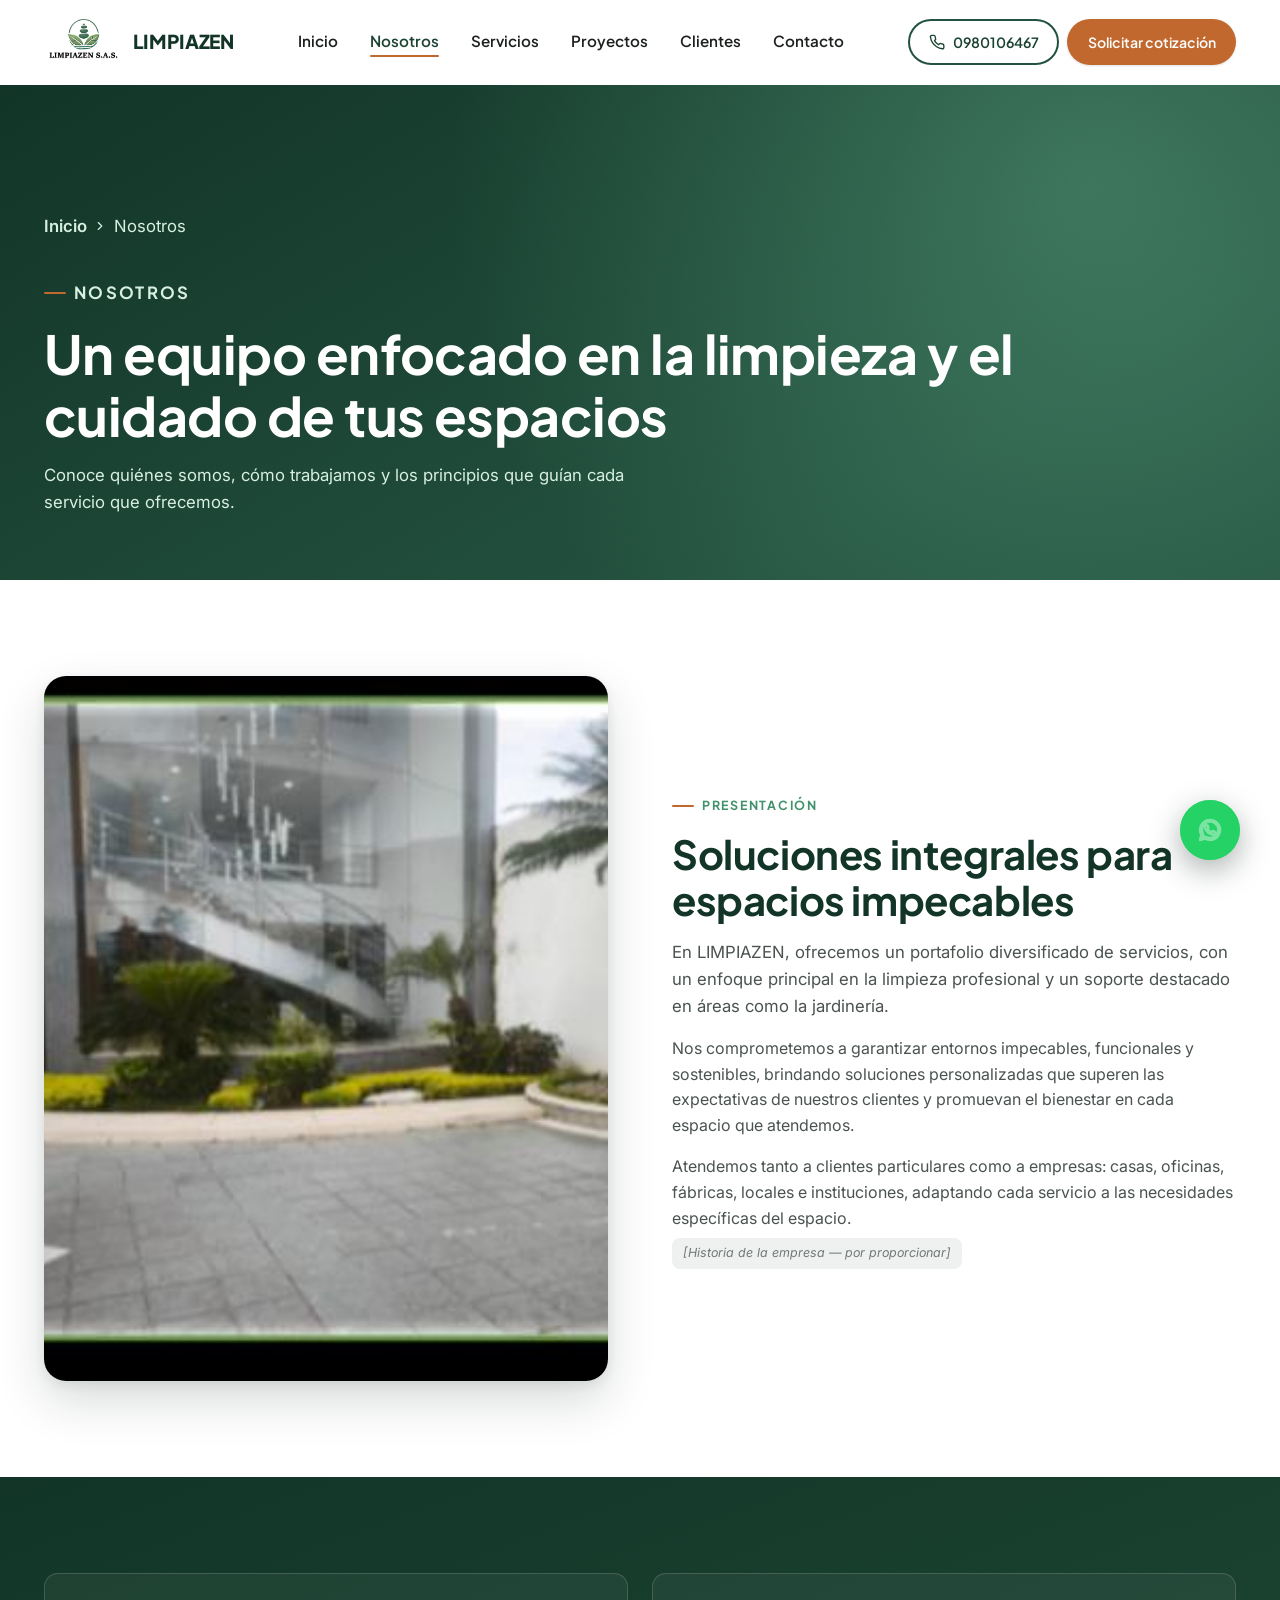
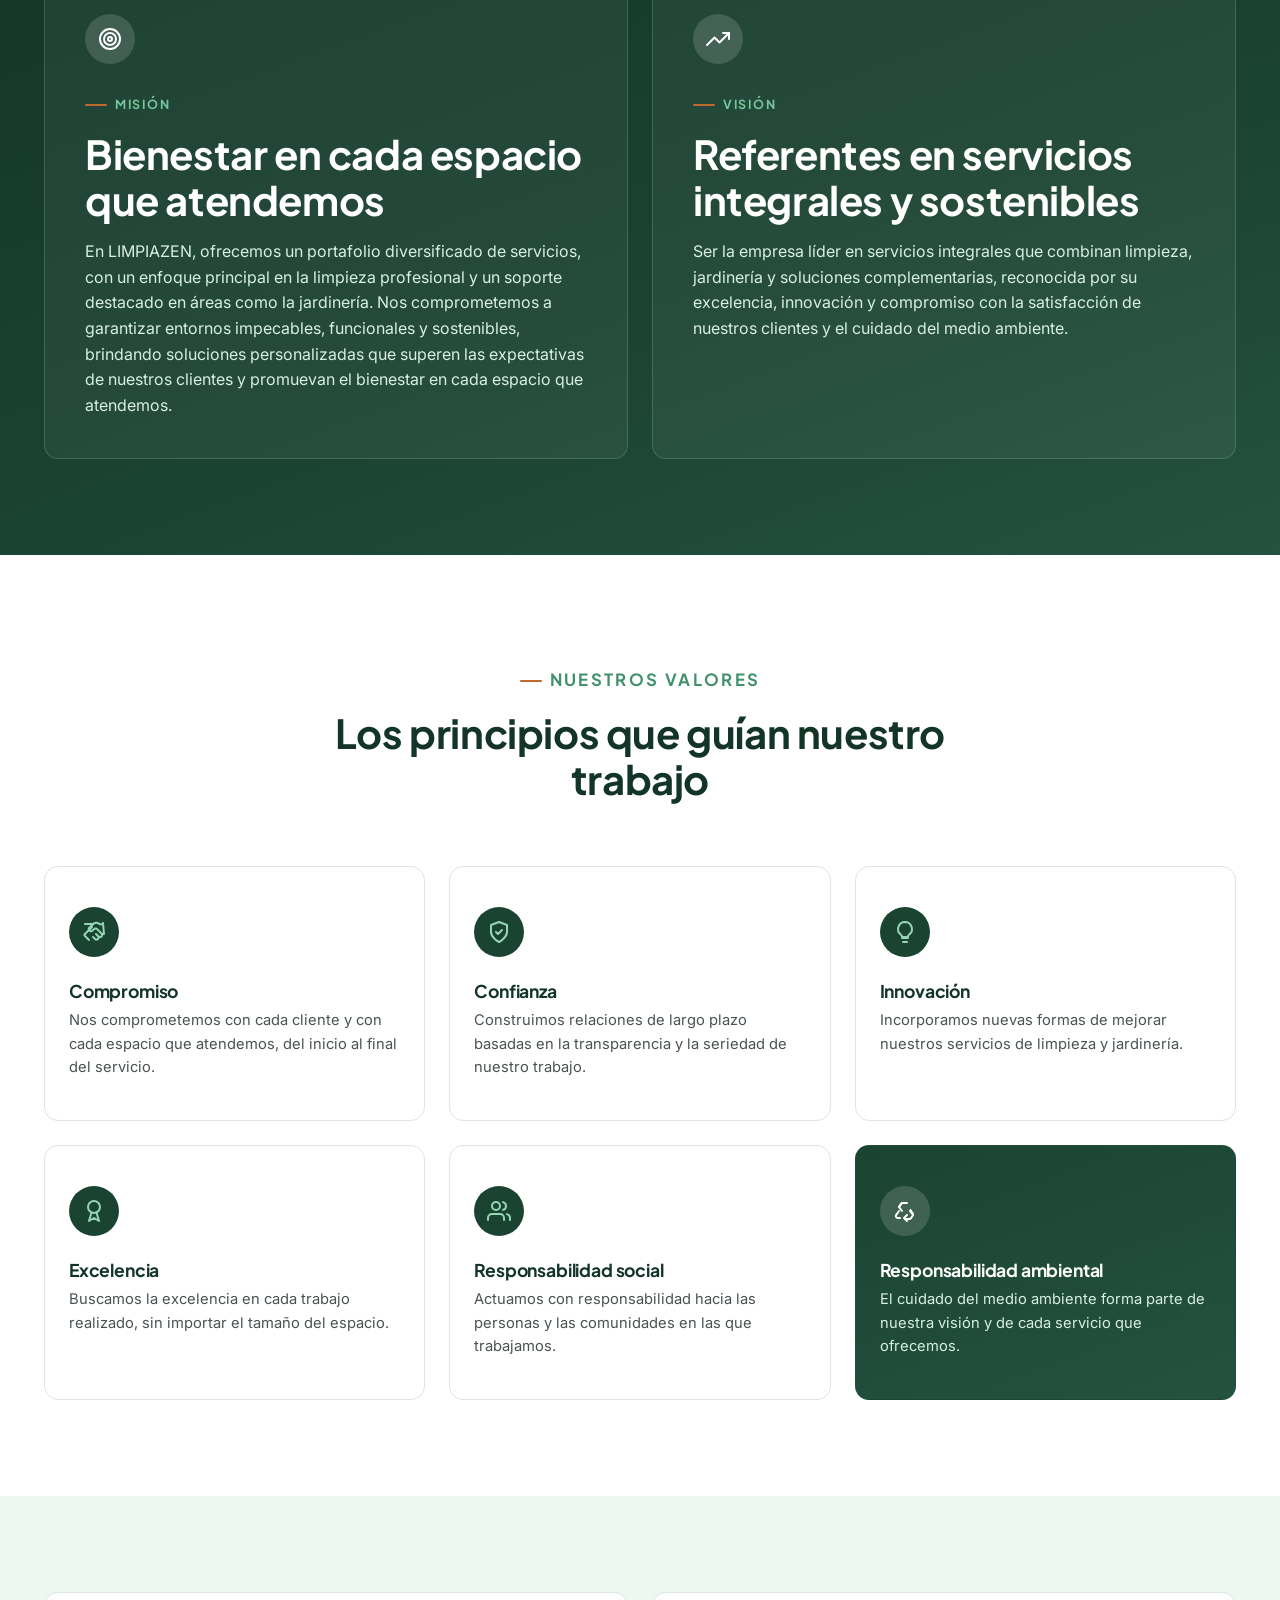
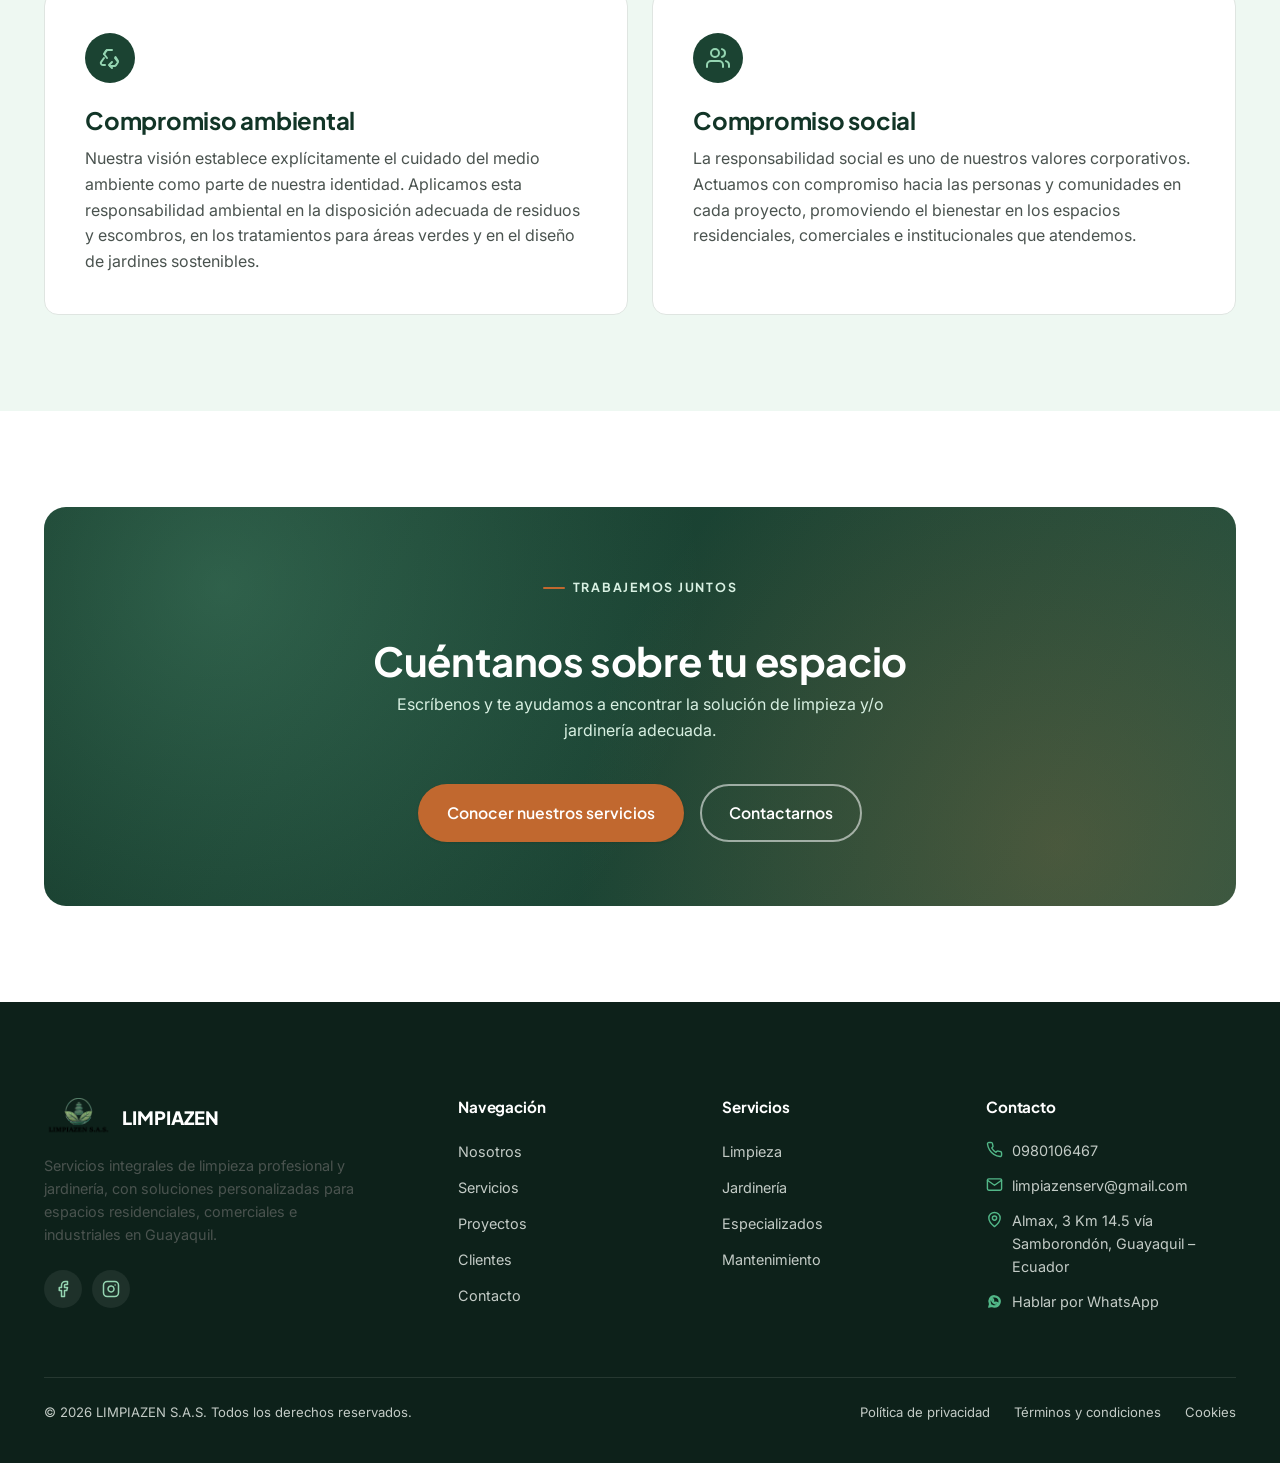
<file: nosotros.html>
<!DOCTYPE html>
<html lang="es-EC">
<head>
<meta charset="UTF-8">
<meta name="viewport" content="width=device-width, initial-scale=1.0">
<title>Nosotros | LIMPIAZEN S.A.S.</title>
<meta name="description" content="Conoce a LIMPIAZEN S.A.S.: nuestra misión, visión y valores corporativos. Servicios integrales de limpieza y jardinería con compromiso social y ambiental en Guayaquil.">
<link rel="canonical" href="https://www.limpiazen.com/nosotros.html">
<meta property="og:type" content="website">
<meta property="og:title" content="Nosotros | LIMPIAZEN S.A.S.">
<meta property="og:description" content="Misión, visión y valores de LIMPIAZEN S.A.S., empresa de limpieza profesional y jardinería en Guayaquil.">
<meta property="og:image" content="images/about-jardin-entrada.jpg">
<link rel="icon" href="images/logo.png" type="image/png">
<link rel="preconnect" href="https://fonts.googleapis.com">
<link rel="preconnect" href="https://fonts.gstatic.com" crossorigin>
<link href="https://fonts.googleapis.com/css2?family=Inter:wght@400;500;600;700&family=Plus+Jakarta+Sans:wght@600;700;800&display=swap" rel="stylesheet">
<link rel="stylesheet" href="css/style.css">
</head>
<body>
<a class="skip-link" href="#main">Saltar al contenido principal</a>
<div id="icon-sprite"></div>
<script src="js/icons.js"></script>

<header class="site-header">
  <div class="container header-inner">
    <a href="index.html" class="brand">
      <img src="images/logo.png" alt="LIMPIAZEN S.A.S.">
      <span class="brand-text">LIMPIAZEN<span>Limpieza · Jardinería · Soluciones integrales</span></span>
    </a>
    <nav class="main-nav" aria-label="Navegación principal">
      <ul class="nav-list">
        <li><a href="index.html">Inicio</a></li>
        <li><a href="nosotros.html" aria-current="page">Nosotros</a></li>
        <li><a href="servicios.html">Servicios</a></li>
        <li><a href="proyectos.html">Proyectos</a></li>
        <li><a href="clientes.html">Clientes</a></li>
        <li><a href="contacto.html">Contacto</a></li>
      </ul>
    </nav>
    <div class="header-actions">
      <a href="tel:+593980106467" class="btn btn--outline-dark btn--sm btn--sm-phone">
        <svg><use href="#icon-phone"></use></svg>0980106467
      </a>
      <a href="contacto.html" class="btn btn--accent btn--sm">Solicitar cotización</a>
      <button class="nav-toggle" aria-label="Abrir menú" aria-expanded="false" aria-controls="mobile-nav">
        <svg class="icon-menu"><use href="#icon-menu"></use></svg>
        <svg class="icon-close"><use href="#icon-close"></use></svg>
      </button>
    </div>
  </div>
</header>
<div class="mobile-nav" id="mobile-nav">
  <ul class="mobile-nav-list">
    <li><a href="index.html">Inicio</a></li>
    <li><a href="nosotros.html" aria-current="page">Nosotros</a></li>
    <li><a href="servicios.html">Servicios</a></li>
    <li><a href="proyectos.html">Proyectos</a></li>
    <li><a href="clientes.html">Clientes</a></li>
    <li><a href="contacto.html">Contacto</a></li>
  </ul>
  <div class="mobile-nav-foot">
    <a href="contacto.html" class="btn btn--accent btn--block">Solicitar cotización</a>
    <a href="#" class="btn btn--whatsapp btn--block" data-wa-service=""><svg><use href="#icon-whatsapp"></use></svg>Hablar por WhatsApp</a>
  </div>
  <div class="mobile-nav-contact">
    <a href="tel:+593980106467">0980106467</a>
    <a href="mailto:limpiazenserv@gmail.com">limpiazenserv@gmail.com</a>
    <span>Almax, Km 14.5 vía Samborondón — Guayaquil</span>
  </div>
</div>

<main id="main">

  <section class="page-hero">
    <div class="container">
      <p class="breadcrumb"><a href="index.html">Inicio</a><svg width="14" height="14"><use href="#icon-chevron-right"></use></svg><span>Nosotros</span></p>
      <p class="eyebrow">Nosotros</p>
      <h1>Un equipo enfocado en la limpieza y el cuidado de tus espacios</h1>
      <p>Conoce quiénes somos, cómo trabajamos y los principios que guían cada servicio que ofrecemos.</p>
    </div>
  </section>

  <!-- PRESENTACIÓN -->
  <section class="section">
    <div class="container two-col">
      <div class="media-frame media-frame--tall reveal">
        <img src="images/proyecto-edificio-cristal.jpg" alt="Jardín de acceso en edificio corporativo mantenido por LIMPIAZEN" loading="lazy" width="471" height="330">
      </div>
      <div class="reveal">
        <p class="eyebrow">Presentación</p>
        <h2>Soluciones integrales para espacios impecables</h2>
        <p style="font-size:1.05rem; margin-top:1rem;">En LIMPIAZEN, ofrecemos un portafolio diversificado de servicios, con un enfoque principal en la limpieza profesional y un soporte destacado en áreas como la jardinería.</p>
        <p style="margin-top:1rem;">Nos comprometemos a garantizar entornos impecables, funcionales y sostenibles, brindando soluciones personalizadas que superen las expectativas de nuestros clientes y promuevan el bienestar en cada espacio que atendemos.</p>
        <p style="margin-top:1rem;">Atendemos tanto a clientes particulares como a empresas: casas, oficinas, fábricas, locales e instituciones, adaptando cada servicio a las necesidades específicas del espacio.</p>
        <p class="placeholder-note mt-md">[Historia de la empresa — por proporcionar]</p>
      </div>
    </div>
  </section>

  <!-- MISIÓN / VISIÓN -->
  <section class="section section--dark">
    <div class="container">
      <div class="grid grid-2">
        <div class="card reveal" style="background:rgba(255,255,255,0.05); border-color:rgba(255,255,255,0.15); padding:2.5rem;">
          <div class="value-card__icon" style="background:rgba(255,255,255,0.15); color:#fff;"><svg><use href="#icon-target"></use></svg></div>
          <p class="eyebrow">Misión</p>
          <h2>Bienestar en cada espacio que atendemos</h2>
          <p style="margin-top:1rem;">En LIMPIAZEN, ofrecemos un portafolio diversificado de servicios, con un enfoque principal en la limpieza profesional y un soporte destacado en áreas como la jardinería. Nos comprometemos a garantizar entornos impecables, funcionales y sostenibles, brindando soluciones personalizadas que superen las expectativas de nuestros clientes y promuevan el bienestar en cada espacio que atendemos.</p>
        </div>
        <div class="card reveal" style="background:rgba(255,255,255,0.05); border-color:rgba(255,255,255,0.15); padding:2.5rem;">
          <div class="value-card__icon" style="background:rgba(255,255,255,0.15); color:#fff;"><svg><use href="#icon-trending-up"></use></svg></div>
          <p class="eyebrow">Visión</p>
          <h2>Referentes en servicios integrales y sostenibles</h2>
          <p style="margin-top:1rem;">Ser la empresa líder en servicios integrales que combinan limpieza, jardinería y soluciones complementarias, reconocida por su excelencia, innovación y compromiso con la satisfacción de nuestros clientes y el cuidado del medio ambiente.</p>
        </div>
      </div>
    </div>
  </section>

  <!-- VALORES -->
  <section class="section" id="valores">
    <div class="container">
      <div class="section-head section-head--center">
        <p class="eyebrow">Nuestros valores</p>
        <h2>Los principios que guían nuestro trabajo</h2>
      </div>
      <div class="grid grid-3">
        <div class="card value-card reveal">
          <div class="value-card__icon"><svg><use href="#icon-handshake"></use></svg></div>
          <h3>Compromiso</h3>
          <p>Nos comprometemos con cada cliente y con cada espacio que atendemos, del inicio al final del servicio.</p>
        </div>
        <div class="card value-card reveal">
          <div class="value-card__icon"><svg><use href="#icon-shield-check"></use></svg></div>
          <h3>Confianza</h3>
          <p>Construimos relaciones de largo plazo basadas en la transparencia y la seriedad de nuestro trabajo.</p>
        </div>
        <div class="card value-card reveal">
          <div class="value-card__icon"><svg><use href="#icon-bulb"></use></svg></div>
          <h3>Innovación</h3>
          <p>Incorporamos nuevas formas de mejorar nuestros servicios de limpieza y jardinería.</p>
        </div>
        <div class="card value-card reveal">
          <div class="value-card__icon"><svg><use href="#icon-award"></use></svg></div>
          <h3>Excelencia</h3>
          <p>Buscamos la excelencia en cada trabajo realizado, sin importar el tamaño del espacio.</p>
        </div>
        <div class="card value-card reveal">
          <div class="value-card__icon"><svg><use href="#icon-users"></use></svg></div>
          <h3>Responsabilidad social</h3>
          <p>Actuamos con responsabilidad hacia las personas y las comunidades en las que trabajamos.</p>
        </div>
        <div class="card value-card value-card--env reveal">
          <div class="value-card__icon"><svg><use href="#icon-recycle"></use></svg></div>
          <h3>Responsabilidad ambiental</h3>
          <p>El cuidado del medio ambiente forma parte de nuestra visión y de cada servicio que ofrecemos.</p>
        </div>
      </div>
    </div>
  </section>

  <!-- COMPROMISO AMBIENTAL Y SOCIAL -->
  <section class="section section--alt">
    <div class="container">
      <div class="grid grid-2">
        <div class="card reveal" style="padding:2.5rem;">
          <div class="value-card__icon" style="background:var(--color-verde-800); color:var(--color-verde-200);"><svg><use href="#icon-recycle"></use></svg></div>
          <h3>Compromiso ambiental</h3>
          <p style="margin-top:0.75rem;">Nuestra visión establece explícitamente el cuidado del medio ambiente como parte de nuestra identidad. Aplicamos esta responsabilidad ambiental en la disposición adecuada de residuos y escombros, en los tratamientos para áreas verdes y en el diseño de jardines sostenibles.</p>
        </div>
        <div class="card reveal" style="padding:2.5rem;">
          <div class="value-card__icon" style="background:var(--color-verde-800); color:var(--color-verde-200);"><svg><use href="#icon-users"></use></svg></div>
          <h3>Compromiso social</h3>
          <p style="margin-top:0.75rem;">La responsabilidad social es uno de nuestros valores corporativos. Actuamos con compromiso hacia las personas y comunidades en cada proyecto, promoviendo el bienestar en los espacios residenciales, comerciales e institucionales que atendemos.</p>
        </div>
      </div>
    </div>
  </section>

  <section class="section">
    <div class="container">
      <div class="cta-band reveal">
        <p class="eyebrow" style="justify-content:center;">Trabajemos juntos</p>
        <h2>Cuéntanos sobre tu espacio</h2>
        <p>Escríbenos y te ayudamos a encontrar la solución de limpieza y/o jardinería adecuada.</p>
        <div class="btn-group">
          <a href="servicios.html" class="btn btn--accent">Conocer nuestros servicios</a>
          <a href="contacto.html" class="btn btn--outline">Contactarnos</a>
        </div>
      </div>
    </div>
  </section>

</main>

<footer class="site-footer">
  <div class="container">
    <div class="footer-grid">
      <div>
        <div class="footer-brand">
          <img src="images/logo.png" alt="LIMPIAZEN S.A.S.">
          <span>LIMPIAZEN</span>
        </div>
        <p class="footer-desc">Servicios integrales de limpieza profesional y jardinería, con soluciones personalizadas para espacios residenciales, comerciales e industriales en Guayaquil.</p>
        <div class="footer-social">
          <a href="#" aria-label="Facebook de LIMPIAZEN (por confirmar)"><svg><use href="#icon-facebook"></use></svg></a>
          <a href="#" aria-label="Instagram de LIMPIAZEN (por confirmar)"><svg><use href="#icon-instagram"></use></svg></a>
        </div>
      </div>
      <div>
        <h3 class="footer-heading">Navegación</h3>
        <ul class="footer-links">
          <li><a href="nosotros.html">Nosotros</a></li>
          <li><a href="servicios.html">Servicios</a></li>
          <li><a href="proyectos.html">Proyectos</a></li>
          <li><a href="clientes.html">Clientes</a></li>
          <li><a href="contacto.html">Contacto</a></li>
        </ul>
      </div>
      <div>
        <h3 class="footer-heading">Servicios</h3>
        <ul class="footer-links">
          <li><a href="servicios.html?categoria=limpieza">Limpieza</a></li>
          <li><a href="servicios.html?categoria=jardineria">Jardinería</a></li>
          <li><a href="servicios.html?categoria=especializado">Especializados</a></li>
          <li><a href="servicios.html?categoria=mantenimiento">Mantenimiento</a></li>
        </ul>
      </div>
      <div>
        <h3 class="footer-heading">Contacto</h3>
        <ul class="footer-contact">
          <li><svg><use href="#icon-phone"></use></svg><a href="tel:+593980106467">0980106467</a></li>
          <li><svg><use href="#icon-mail"></use></svg><a href="mailto:limpiazenserv@gmail.com">limpiazenserv@gmail.com</a></li>
          <li><svg><use href="#icon-pin"></use></svg><span>Almax, 3 Km 14.5 vía Samborondón, Guayaquil – Ecuador</span></li>
          <li><svg><use href="#icon-whatsapp"></use></svg><a href="#" data-wa-service="">Hablar por WhatsApp</a></li>
        </ul>
      </div>
    </div>
    <div class="footer-bottom">
      <span>&copy; <span id="current-year">2026</span> LIMPIAZEN S.A.S. Todos los derechos reservados.</span>
      <div class="footer-legal">
        <a href="#">Política de privacidad</a>
        <a href="#">Términos y condiciones</a>
        <a href="#">Cookies</a>
      </div>
    </div>
  </div>
</footer>

<a href="#" class="whatsapp-float" data-wa-service="" aria-label="Hablar por WhatsApp con LIMPIAZEN">
  <span class="whatsapp-float__ping"></span>
  <svg><use href="#icon-whatsapp"></use></svg>
</a>

<script src="js/main.js"></script>
</body>
</html>
</file>
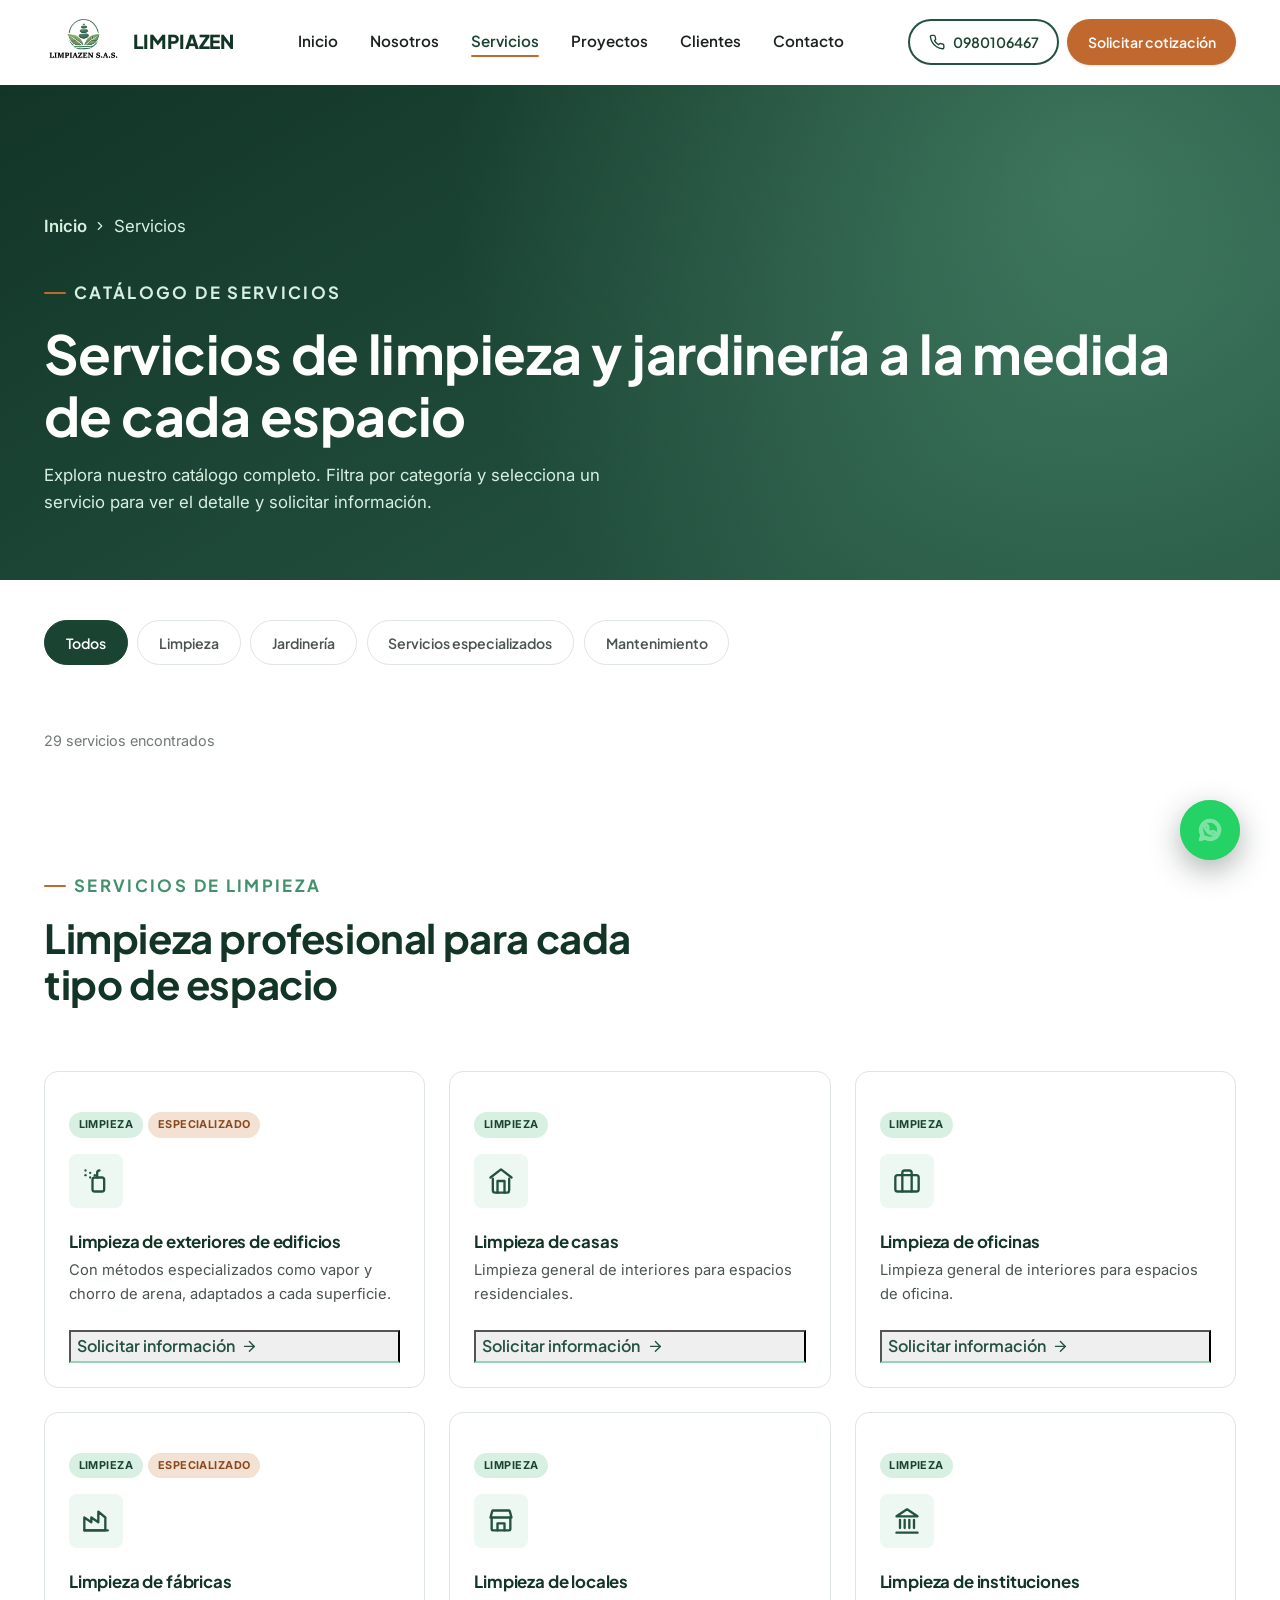
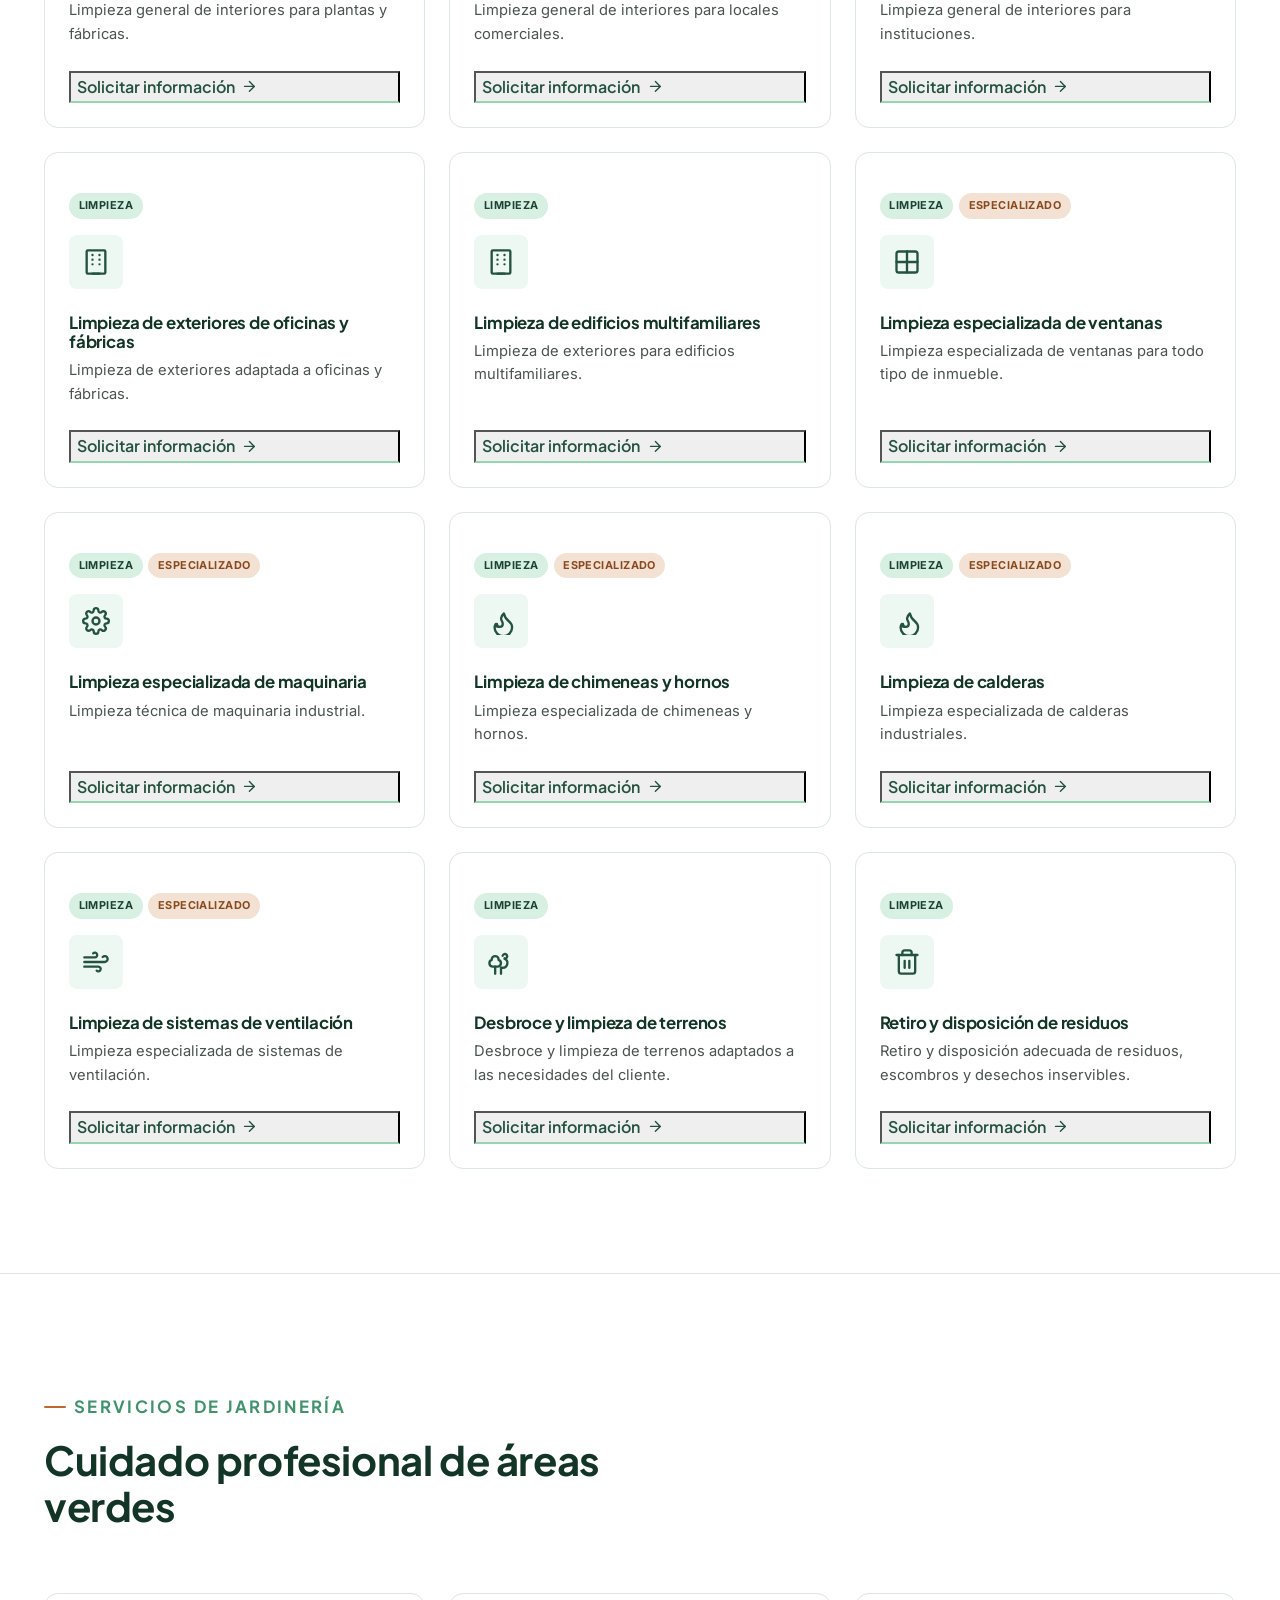
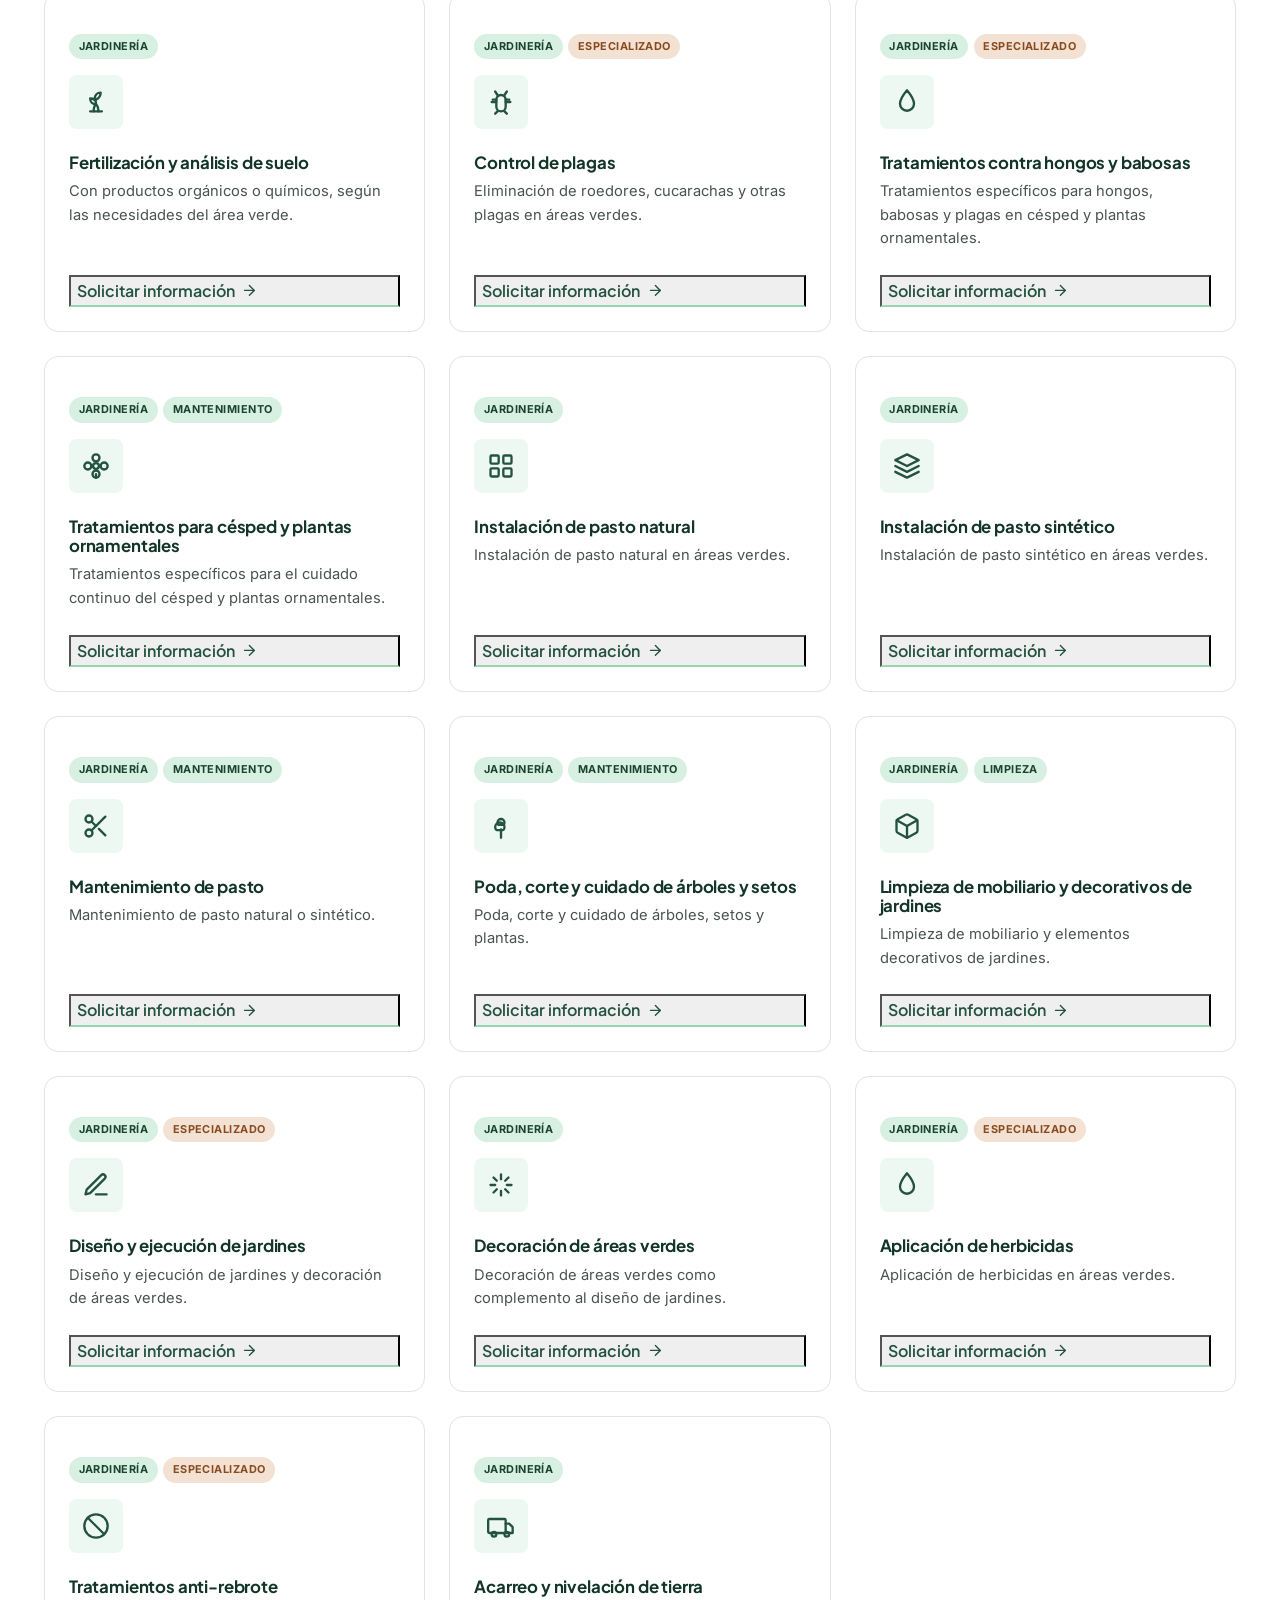
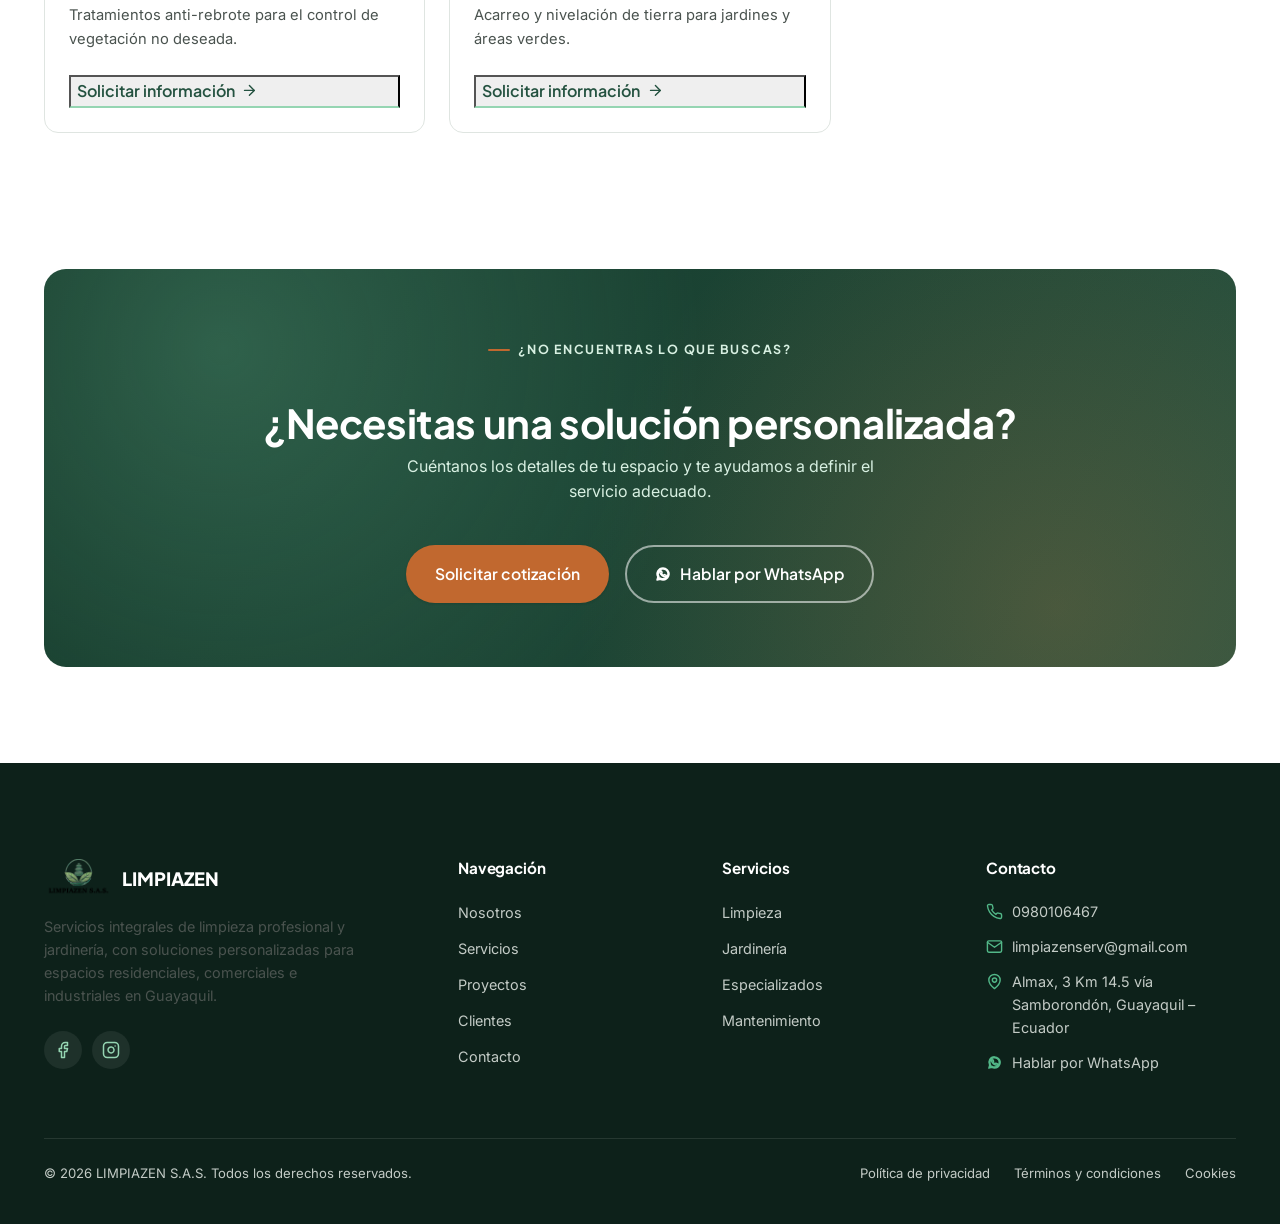
<file: servicios.html>
<!DOCTYPE html>
<html lang="es-EC">
<head>
<meta charset="UTF-8">
<meta name="viewport" content="width=device-width, initial-scale=1.0">
<title>Servicios de Limpieza y Jardinería | LIMPIAZEN S.A.S.</title>
<meta name="description" content="Catálogo completo de servicios de LIMPIAZEN S.A.S.: limpieza de exteriores, interiores, ventanas, maquinaria, calderas, y jardinería profesional en Guayaquil. Solicita información.">
<link rel="canonical" href="https://www.limpiazen.com/servicios.html">
<meta property="og:type" content="website">
<meta property="og:title" content="Servicios de Limpieza y Jardinería | LIMPIAZEN S.A.S.">
<meta property="og:description" content="Catálogo completo de servicios de limpieza profesional y jardinería de LIMPIAZEN S.A.S. en Guayaquil.">
<meta property="og:image" content="images/hero-jardineria-iasa.jpg">
<link rel="icon" href="images/logo.png" type="image/png">
<link rel="preconnect" href="https://fonts.googleapis.com">
<link rel="preconnect" href="https://fonts.gstatic.com" crossorigin>
<link href="https://fonts.googleapis.com/css2?family=Inter:wght@400;500;600;700&family=Plus+Jakarta+Sans:wght@600;700;800&display=swap" rel="stylesheet">
<link rel="stylesheet" href="css/style.css">
</head>
<body>
<a class="skip-link" href="#main">Saltar al contenido principal</a>
<div id="icon-sprite"></div>
<script src="js/icons.js"></script>

<header class="site-header">
  <div class="container header-inner">
    <a href="index.html" class="brand">
      <img src="images/logo.png" alt="LIMPIAZEN S.A.S.">
      <span class="brand-text">LIMPIAZEN<span>Limpieza · Jardinería · Soluciones integrales</span></span>
    </a>
    <nav class="main-nav" aria-label="Navegación principal">
      <ul class="nav-list">
        <li><a href="index.html">Inicio</a></li>
        <li><a href="nosotros.html">Nosotros</a></li>
        <li><a href="servicios.html" aria-current="page">Servicios</a></li>
        <li><a href="proyectos.html">Proyectos</a></li>
        <li><a href="clientes.html">Clientes</a></li>
        <li><a href="contacto.html">Contacto</a></li>
      </ul>
    </nav>
    <div class="header-actions">
      <a href="tel:+593980106467" class="btn btn--outline-dark btn--sm btn--sm-phone">
        <svg><use href="#icon-phone"></use></svg>0980106467
      </a>
      <a href="contacto.html" class="btn btn--accent btn--sm">Solicitar cotización</a>
      <button class="nav-toggle" aria-label="Abrir menú" aria-expanded="false" aria-controls="mobile-nav">
        <svg class="icon-menu"><use href="#icon-menu"></use></svg>
        <svg class="icon-close"><use href="#icon-close"></use></svg>
      </button>
    </div>
  </div>
</header>
<div class="mobile-nav" id="mobile-nav">
  <ul class="mobile-nav-list">
    <li><a href="index.html">Inicio</a></li>
    <li><a href="nosotros.html">Nosotros</a></li>
    <li><a href="servicios.html" aria-current="page">Servicios</a></li>
    <li><a href="proyectos.html">Proyectos</a></li>
    <li><a href="clientes.html">Clientes</a></li>
    <li><a href="contacto.html">Contacto</a></li>
  </ul>
  <div class="mobile-nav-foot">
    <a href="contacto.html" class="btn btn--accent btn--block">Solicitar cotización</a>
    <a href="#" class="btn btn--whatsapp btn--block" data-wa-service=""><svg><use href="#icon-whatsapp"></use></svg>Hablar por WhatsApp</a>
  </div>
  <div class="mobile-nav-contact">
    <a href="tel:+593980106467">0980106467</a>
    <a href="mailto:limpiazenserv@gmail.com">limpiazenserv@gmail.com</a>
    <span>Almax, Km 14.5 vía Samborondón — Guayaquil</span>
  </div>
</div>

<main id="main">

  <section class="page-hero">
    <div class="container">
      <p class="breadcrumb"><a href="index.html">Inicio</a><svg width="14" height="14"><use href="#icon-chevron-right"></use></svg><span>Servicios</span></p>
      <p class="eyebrow">Catálogo de servicios</p>
      <h1>Servicios de limpieza y jardinería a la medida de cada espacio</h1>
      <p>Explora nuestro catálogo completo. Filtra por categoría y selecciona un servicio para ver el detalle y solicitar información.</p>
    </div>
  </section>

  <section class="section--tight">
    <div class="container">
      <div class="filter-bar" role="group" aria-label="Filtrar servicios por categoría">
        <button class="filter-btn is-active" type="button" data-filter="todos" aria-pressed="true">Todos</button>
        <button class="filter-btn" type="button" data-filter="limpieza" aria-pressed="false">Limpieza</button>
        <button class="filter-btn" type="button" data-filter="jardineria" aria-pressed="false">Jardinería</button>
        <button class="filter-btn" type="button" data-filter="especializado" aria-pressed="false">Servicios especializados</button>
        <button class="filter-btn" type="button" data-filter="mantenimiento" aria-pressed="false">Mantenimiento</button>
      </div>
      <p class="filter-count">29 servicios encontrados</p>
    </div>
  </section>

  <section class="section--tight" id="limpieza" data-service-group>
    <div class="container">
      <div class="section-head">
        <p class="eyebrow">Servicios de limpieza</p>
        <h2>Limpieza profesional para cada tipo de espacio</h2>
      </div>
      <div class="grid grid-3">

        <article class="card service-card reveal" data-service-card data-name="Limpieza de exteriores de edificios" data-categories="limpieza especializado" data-includes="Lavado a vapor de superficies exteriores|Chorro de arena para fachadas y estructuras|Método adaptado al tipo de superficie" data-benefits="Resultados profundos sin dañar el material|Ideal para fachadas de alto tránsito o exposición">
          <div class="service-card__tags"><span class="tag">Limpieza</span><span class="tag tag--acento">Especializado</span></div>
          <div class="service-card__icon"><svg><use href="#icon-spray-can"></use></svg></div>
          <h3>Limpieza de exteriores de edificios</h3>
          <p>Con métodos especializados como vapor y chorro de arena, adaptados a cada superficie.</p>
          <button type="button" class="link-arrow" data-open-modal>Solicitar información <svg><use href="#icon-arrow-right"></use></svg></button>
        </article>

        <article class="card service-card reveal" data-service-card data-name="Limpieza de casas" data-categories="limpieza" data-includes="Limpieza de áreas comunes y habitaciones|Atención a espacios residenciales completos" data-benefits="Ambientes más saludables para la familia|Servicio adaptado al tamaño del hogar">
          <div class="service-card__tags"><span class="tag">Limpieza</span></div>
          <div class="service-card__icon"><svg><use href="#icon-home"></use></svg></div>
          <h3>Limpieza de casas</h3>
          <p>Limpieza general de interiores para espacios residenciales.</p>
          <button type="button" class="link-arrow" data-open-modal>Solicitar información <svg><use href="#icon-arrow-right"></use></svg></button>
        </article>

        <article class="card service-card reveal" data-service-card data-name="Limpieza de oficinas" data-categories="limpieza" data-includes="Limpieza de áreas de trabajo y espacios comunes|Atención a oficinas de distintos tamaños" data-benefits="Ambientes de trabajo más ordenados|Mejor imagen ante clientes y visitas">
          <div class="service-card__tags"><span class="tag">Limpieza</span></div>
          <div class="service-card__icon"><svg><use href="#icon-briefcase"></use></svg></div>
          <h3>Limpieza de oficinas</h3>
          <p>Limpieza general de interiores para espacios de oficina.</p>
          <button type="button" class="link-arrow" data-open-modal>Solicitar información <svg><use href="#icon-arrow-right"></use></svg></button>
        </article>

        <article class="card service-card reveal" data-service-card data-name="Limpieza de fábricas" data-categories="limpieza especializado" data-includes="Limpieza de áreas de planta e instalaciones industriales|Servicio adaptado a entornos productivos" data-benefits="Espacios de trabajo más seguros y ordenados">
          <div class="service-card__tags"><span class="tag">Limpieza</span><span class="tag tag--acento">Especializado</span></div>
          <div class="service-card__icon"><svg><use href="#icon-factory"></use></svg></div>
          <h3>Limpieza de fábricas</h3>
          <p>Limpieza general de interiores para plantas y fábricas.</p>
          <button type="button" class="link-arrow" data-open-modal>Solicitar información <svg><use href="#icon-arrow-right"></use></svg></button>
        </article>

        <article class="card service-card reveal" data-service-card data-name="Limpieza de locales" data-categories="limpieza" data-includes="Limpieza de áreas de atención y exhibición|Atención a locales comerciales" data-benefits="Mejor presentación para tus clientes">
          <div class="service-card__tags"><span class="tag">Limpieza</span></div>
          <div class="service-card__icon"><svg><use href="#icon-store"></use></svg></div>
          <h3>Limpieza de locales</h3>
          <p>Limpieza general de interiores para locales comerciales.</p>
          <button type="button" class="link-arrow" data-open-modal>Solicitar información <svg><use href="#icon-arrow-right"></use></svg></button>
        </article>

        <article class="card service-card reveal" data-service-card data-name="Limpieza de instituciones" data-categories="limpieza" data-includes="Limpieza de áreas comunes e instalaciones institucionales|Servicio adaptado al tipo de institución" data-benefits="Espacios institucionales más ordenados y seguros">
          <div class="service-card__tags"><span class="tag">Limpieza</span></div>
          <div class="service-card__icon"><svg><use href="#icon-landmark"></use></svg></div>
          <h3>Limpieza de instituciones</h3>
          <p>Limpieza general de interiores para instituciones.</p>
          <button type="button" class="link-arrow" data-open-modal>Solicitar información <svg><use href="#icon-arrow-right"></use></svg></button>
        </article>

        <article class="card service-card reveal" data-service-card data-name="Limpieza de exteriores de oficinas y fábricas" data-categories="limpieza" data-includes="Limpieza de fachadas y áreas exteriores|Adaptado a oficinas y plantas industriales" data-benefits="Exteriores impecables y mejor imagen corporativa">
          <div class="service-card__tags"><span class="tag">Limpieza</span></div>
          <div class="service-card__icon"><svg><use href="#icon-building"></use></svg></div>
          <h3>Limpieza de exteriores de oficinas y fábricas</h3>
          <p>Limpieza de exteriores adaptada a oficinas y fábricas.</p>
          <button type="button" class="link-arrow" data-open-modal>Solicitar información <svg><use href="#icon-arrow-right"></use></svg></button>
        </article>

        <article class="card service-card reveal" data-service-card data-name="Limpieza de edificios multifamiliares" data-categories="limpieza" data-includes="Limpieza de exteriores y áreas comunes|Servicio coordinado con administración del edificio" data-benefits="Espacios comunes impecables para todos los residentes">
          <div class="service-card__tags"><span class="tag">Limpieza</span></div>
          <div class="service-card__icon"><svg><use href="#icon-building"></use></svg></div>
          <h3>Limpieza de edificios multifamiliares</h3>
          <p>Limpieza de exteriores para edificios multifamiliares.</p>
          <button type="button" class="link-arrow" data-open-modal>Solicitar información <svg><use href="#icon-arrow-right"></use></svg></button>
        </article>

        <article class="card service-card reveal" data-service-card data-name="Limpieza especializada de ventanas" data-categories="limpieza especializado" data-includes="Limpieza de ventanas en distintas alturas y superficies|Técnicas especializadas para vidrio" data-benefits="Mayor luminosidad y mejor apariencia del inmueble">
          <div class="service-card__tags"><span class="tag">Limpieza</span><span class="tag tag--acento">Especializado</span></div>
          <div class="service-card__icon"><svg><use href="#icon-window"></use></svg></div>
          <h3>Limpieza especializada de ventanas</h3>
          <p>Limpieza especializada de ventanas para todo tipo de inmueble.</p>
          <button type="button" class="link-arrow" data-open-modal>Solicitar información <svg><use href="#icon-arrow-right"></use></svg></button>
        </article>

        <article class="card service-card reveal" data-service-card data-name="Limpieza especializada de maquinaria" data-categories="limpieza especializado" data-includes="Limpieza de equipos y maquinaria industrial|Método adaptado al tipo de equipo" data-benefits="Mayor vida útil y mejor funcionamiento de los equipos">
          <div class="service-card__tags"><span class="tag">Limpieza</span><span class="tag tag--acento">Especializado</span></div>
          <div class="service-card__icon"><svg><use href="#icon-cog"></use></svg></div>
          <h3>Limpieza especializada de maquinaria</h3>
          <p>Limpieza técnica de maquinaria industrial.</p>
          <button type="button" class="link-arrow" data-open-modal>Solicitar información <svg><use href="#icon-arrow-right"></use></svg></button>
        </article>

        <article class="card service-card reveal" data-service-card data-name="Limpieza de chimeneas y hornos" data-categories="limpieza especializado" data-includes="Limpieza técnica de chimeneas|Limpieza técnica de hornos industriales" data-benefits="Mejor rendimiento y funcionamiento más seguro">
          <div class="service-card__tags"><span class="tag">Limpieza</span><span class="tag tag--acento">Especializado</span></div>
          <div class="service-card__icon"><svg><use href="#icon-flame"></use></svg></div>
          <h3>Limpieza de chimeneas y hornos</h3>
          <p>Limpieza especializada de chimeneas y hornos.</p>
          <button type="button" class="link-arrow" data-open-modal>Solicitar información <svg><use href="#icon-arrow-right"></use></svg></button>
        </article>

        <article class="card service-card reveal" data-service-card data-name="Limpieza de calderas" data-categories="limpieza especializado mantenimiento" data-includes="Limpieza técnica de calderas|Servicio orientado al mantenimiento preventivo" data-benefits="Funcionamiento más seguro y eficiente">
          <div class="service-card__tags"><span class="tag">Limpieza</span><span class="tag tag--acento">Especializado</span></div>
          <div class="service-card__icon"><svg><use href="#icon-flame"></use></svg></div>
          <h3>Limpieza de calderas</h3>
          <p>Limpieza especializada de calderas industriales.</p>
          <button type="button" class="link-arrow" data-open-modal>Solicitar información <svg><use href="#icon-arrow-right"></use></svg></button>
        </article>

        <article class="card service-card reveal" data-service-card data-name="Limpieza de sistemas de ventilación" data-categories="limpieza especializado mantenimiento" data-includes="Limpieza de ductos y sistemas de ventilación|Servicio orientado al mantenimiento preventivo" data-benefits="Mejor calidad de aire en el espacio atendido">
          <div class="service-card__tags"><span class="tag">Limpieza</span><span class="tag tag--acento">Especializado</span></div>
          <div class="service-card__icon"><svg><use href="#icon-wind"></use></svg></div>
          <h3>Limpieza de sistemas de ventilación</h3>
          <p>Limpieza especializada de sistemas de ventilación.</p>
          <button type="button" class="link-arrow" data-open-modal>Solicitar información <svg><use href="#icon-arrow-right"></use></svg></button>
        </article>

        <article class="card service-card reveal" data-service-card data-name="Desbroce y limpieza de terrenos" data-categories="limpieza" data-includes="Desbroce de terrenos con maleza o vegetación|Limpieza adaptada a las necesidades del cliente" data-benefits="Terrenos listos para construcción o mantenimiento">
          <div class="service-card__tags"><span class="tag">Limpieza</span></div>
          <div class="service-card__icon"><svg><use href="#icon-trees"></use></svg></div>
          <h3>Desbroce y limpieza de terrenos</h3>
          <p>Desbroce y limpieza de terrenos adaptados a las necesidades del cliente.</p>
          <button type="button" class="link-arrow" data-open-modal>Solicitar información <svg><use href="#icon-arrow-right"></use></svg></button>
        </article>

        <article class="card service-card reveal" data-service-card data-name="Retiro y disposición de residuos" data-categories="limpieza" data-includes="Retiro de residuos, escombros y desechos inservibles|Disposición adecuada según el tipo de material" data-benefits="Espacios despejados y disposición responsable">
          <div class="service-card__tags"><span class="tag">Limpieza</span></div>
          <div class="service-card__icon"><svg><use href="#icon-trash"></use></svg></div>
          <h3>Retiro y disposición de residuos</h3>
          <p>Retiro y disposición adecuada de residuos, escombros y desechos inservibles.</p>
          <button type="button" class="link-arrow" data-open-modal>Solicitar información <svg><use href="#icon-arrow-right"></use></svg></button>
        </article>

      </div>
    </div>
  </section>

  <hr class="divider" data-service-divider>

  <section class="section--tight" id="jardineria" data-service-group>
    <div class="container">
      <div class="section-head">
        <p class="eyebrow">Servicios de jardinería</p>
        <h2>Cuidado profesional de áreas verdes</h2>
      </div>
      <div class="grid grid-3">

        <article class="card service-card reveal" data-service-card data-name="Fertilización y análisis de suelo" data-categories="jardineria" data-includes="Análisis de suelo previo al tratamiento|Fertilización con productos orgánicos o químicos" data-benefits="Suelo más fértil y plantas más saludables">
          <div class="service-card__tags"><span class="tag">Jardinería</span></div>
          <div class="service-card__icon"><svg><use href="#icon-sprout"></use></svg></div>
          <h3>Fertilización y análisis de suelo</h3>
          <p>Con productos orgánicos o químicos, según las necesidades del área verde.</p>
          <button type="button" class="link-arrow" data-open-modal>Solicitar información <svg><use href="#icon-arrow-right"></use></svg></button>
        </article>

        <article class="card service-card reveal" data-service-card data-name="Control de plagas" data-categories="jardineria especializado" data-includes="Eliminación de roedores|Eliminación de cucarachas y otras plagas en áreas verdes" data-benefits="Áreas verdes más sanas y libres de plagas">
          <div class="service-card__tags"><span class="tag">Jardinería</span><span class="tag tag--acento">Especializado</span></div>
          <div class="service-card__icon"><svg><use href="#icon-bug"></use></svg></div>
          <h3>Control de plagas</h3>
          <p>Eliminación de roedores, cucarachas y otras plagas en áreas verdes.</p>
          <button type="button" class="link-arrow" data-open-modal>Solicitar información <svg><use href="#icon-arrow-right"></use></svg></button>
        </article>

        <article class="card service-card reveal" data-service-card data-name="Tratamientos contra hongos y babosas" data-categories="jardineria especializado" data-includes="Tratamientos específicos para hongos|Tratamientos específicos para babosas" data-benefits="Césped y plantas ornamentales protegidos">
          <div class="service-card__tags"><span class="tag">Jardinería</span><span class="tag tag--acento">Especializado</span></div>
          <div class="service-card__icon"><svg><use href="#icon-droplet"></use></svg></div>
          <h3>Tratamientos contra hongos y babosas</h3>
          <p>Tratamientos específicos para hongos, babosas y plagas en césped y plantas ornamentales.</p>
          <button type="button" class="link-arrow" data-open-modal>Solicitar información <svg><use href="#icon-arrow-right"></use></svg></button>
        </article>

        <article class="card service-card reveal" data-service-card data-name="Tratamientos para césped y plantas ornamentales" data-categories="jardineria mantenimiento" data-includes="Tratamientos preventivos y correctivos|Cuidado continuo de plantas ornamentales" data-benefits="Áreas verdes con mejor aspecto todo el año">
          <div class="service-card__tags"><span class="tag">Jardinería</span><span class="tag">Mantenimiento</span></div>
          <div class="service-card__icon"><svg><use href="#icon-flower"></use></svg></div>
          <h3>Tratamientos para césped y plantas ornamentales</h3>
          <p>Tratamientos específicos para el cuidado continuo del césped y plantas ornamentales.</p>
          <button type="button" class="link-arrow" data-open-modal>Solicitar información <svg><use href="#icon-arrow-right"></use></svg></button>
        </article>

        <article class="card service-card reveal" data-service-card data-name="Instalación de pasto natural" data-categories="jardineria" data-includes="Preparación del terreno|Instalación de pasto natural" data-benefits="Áreas verdes de aspecto natural y uniforme">
          <div class="service-card__tags"><span class="tag">Jardinería</span></div>
          <div class="service-card__icon"><svg><use href="#icon-layout-grid"></use></svg></div>
          <h3>Instalación de pasto natural</h3>
          <p>Instalación de pasto natural en áreas verdes.</p>
          <button type="button" class="link-arrow" data-open-modal>Solicitar información <svg><use href="#icon-arrow-right"></use></svg></button>
        </article>

        <article class="card service-card reveal" data-service-card data-name="Instalación de pasto sintético" data-categories="jardineria" data-includes="Preparación de la base|Instalación de pasto sintético" data-benefits="Áreas verdes de bajo mantenimiento">
          <div class="service-card__tags"><span class="tag">Jardinería</span></div>
          <div class="service-card__icon"><svg><use href="#icon-layers"></use></svg></div>
          <h3>Instalación de pasto sintético</h3>
          <p>Instalación de pasto sintético en áreas verdes.</p>
          <button type="button" class="link-arrow" data-open-modal>Solicitar información <svg><use href="#icon-arrow-right"></use></svg></button>
        </article>

        <article class="card service-card reveal" data-service-card data-name="Mantenimiento de pasto" data-categories="jardineria mantenimiento" data-includes="Corte periódico de pasto|Cuidado continuo de áreas verdes" data-benefits="Césped siempre parejo y bien cuidado">
          <div class="service-card__tags"><span class="tag">Jardinería</span><span class="tag">Mantenimiento</span></div>
          <div class="service-card__icon"><svg><use href="#icon-scissors"></use></svg></div>
          <h3>Mantenimiento de pasto</h3>
          <p>Mantenimiento de pasto natural o sintético.</p>
          <button type="button" class="link-arrow" data-open-modal>Solicitar información <svg><use href="#icon-arrow-right"></use></svg></button>
        </article>

        <article class="card service-card reveal" data-service-card data-name="Poda, corte y cuidado de árboles y setos" data-categories="jardineria mantenimiento" data-includes="Poda y corte de árboles|Cuidado de setos y plantas" data-benefits="Áreas verdes ordenadas y seguras">
          <div class="service-card__tags"><span class="tag">Jardinería</span><span class="tag">Mantenimiento</span></div>
          <div class="service-card__icon"><svg><use href="#icon-tree"></use></svg></div>
          <h3>Poda, corte y cuidado de árboles y setos</h3>
          <p>Poda, corte y cuidado de árboles, setos y plantas.</p>
          <button type="button" class="link-arrow" data-open-modal>Solicitar información <svg><use href="#icon-arrow-right"></use></svg></button>
        </article>

        <article class="card service-card reveal" data-service-card data-name="Limpieza de mobiliario y elementos decorativos de jardines" data-categories="jardineria limpieza" data-includes="Limpieza de mobiliario de exterior|Limpieza de elementos decorativos del jardín" data-benefits="Jardines con una presentación más cuidada">
          <div class="service-card__tags"><span class="tag">Jardinería</span><span class="tag">Limpieza</span></div>
          <div class="service-card__icon"><svg><use href="#icon-box"></use></svg></div>
          <h3>Limpieza de mobiliario y decorativos de jardines</h3>
          <p>Limpieza de mobiliario y elementos decorativos de jardines.</p>
          <button type="button" class="link-arrow" data-open-modal>Solicitar información <svg><use href="#icon-arrow-right"></use></svg></button>
        </article>

        <article class="card service-card reveal" data-service-card data-name="Diseño y ejecución de jardines" data-categories="jardineria especializado" data-includes="Diseño de jardines a la medida|Ejecución completa del proyecto" data-benefits="Un jardín pensado para tu espacio específico">
          <div class="service-card__tags"><span class="tag">Jardinería</span><span class="tag tag--acento">Especializado</span></div>
          <div class="service-card__icon"><svg><use href="#icon-edit-3"></use></svg></div>
          <h3>Diseño y ejecución de jardines</h3>
          <p>Diseño y ejecución de jardines y decoración de áreas verdes.</p>
          <button type="button" class="link-arrow" data-open-modal>Solicitar información <svg><use href="#icon-arrow-right"></use></svg></button>
        </article>

        <article class="card service-card reveal" data-service-card data-name="Decoración de áreas verdes" data-categories="jardineria" data-includes="Selección de elementos decorativos|Composición y distribución en el área verde" data-benefits="Espacios exteriores más atractivos">
          <div class="service-card__tags"><span class="tag">Jardinería</span></div>
          <div class="service-card__icon"><svg><use href="#icon-sparkles"></use></svg></div>
          <h3>Decoración de áreas verdes</h3>
          <p>Decoración de áreas verdes como complemento al diseño de jardines.</p>
          <button type="button" class="link-arrow" data-open-modal>Solicitar información <svg><use href="#icon-arrow-right"></use></svg></button>
        </article>

        <article class="card service-card reveal" data-service-card data-name="Aplicación de herbicidas" data-categories="jardineria especializado" data-includes="Aplicación controlada de herbicidas|Tratamiento adaptado al tipo de maleza" data-benefits="Áreas verdes libres de maleza no deseada">
          <div class="service-card__tags"><span class="tag">Jardinería</span><span class="tag tag--acento">Especializado</span></div>
          <div class="service-card__icon"><svg><use href="#icon-droplet"></use></svg></div>
          <h3>Aplicación de herbicidas</h3>
          <p>Aplicación de herbicidas en áreas verdes.</p>
          <button type="button" class="link-arrow" data-open-modal>Solicitar información <svg><use href="#icon-arrow-right"></use></svg></button>
        </article>

        <article class="card service-card reveal" data-service-card data-name="Tratamientos anti-rebrote" data-categories="jardineria especializado mantenimiento" data-includes="Tratamiento posterior a poda o desbroce|Prevención de rebrote no deseado" data-benefits="Menor frecuencia de intervención posterior">
          <div class="service-card__tags"><span class="tag">Jardinería</span><span class="tag tag--acento">Especializado</span></div>
          <div class="service-card__icon"><svg><use href="#icon-ban"></use></svg></div>
          <h3>Tratamientos anti-rebrote</h3>
          <p>Tratamientos anti-rebrote para el control de vegetación no deseada.</p>
          <button type="button" class="link-arrow" data-open-modal>Solicitar información <svg><use href="#icon-arrow-right"></use></svg></button>
        </article>

        <article class="card service-card reveal" data-service-card data-name="Acarreo y nivelación de tierra" data-categories="jardineria" data-includes="Acarreo de tierra para jardines y áreas verdes|Nivelación del terreno" data-benefits="Terreno preparado para nuevos proyectos de jardinería">
          <div class="service-card__tags"><span class="tag">Jardinería</span></div>
          <div class="service-card__icon"><svg><use href="#icon-truck"></use></svg></div>
          <h3>Acarreo y nivelación de tierra</h3>
          <p>Acarreo y nivelación de tierra para jardines y áreas verdes.</p>
          <button type="button" class="link-arrow" data-open-modal>Solicitar información <svg><use href="#icon-arrow-right"></use></svg></button>
        </article>

      </div>
    </div>
  </section>

  <section class="section">
    <div class="container">
      <div class="cta-band reveal">
        <p class="eyebrow" style="justify-content:center;">¿No encuentras lo que buscas?</p>
        <h2>¿Necesitas una solución personalizada?</h2>
        <p>Cuéntanos los detalles de tu espacio y te ayudamos a definir el servicio adecuado.</p>
        <div class="btn-group">
          <a href="contacto.html" class="btn btn--accent">Solicitar cotización</a>
          <a href="#" class="btn btn--outline" data-wa-service=""><svg><use href="#icon-whatsapp"></use></svg>Hablar por WhatsApp</a>
        </div>
      </div>
    </div>
  </section>

</main>

<!-- MODAL DE DETALLE DE SERVICIO -->
<dialog class="service-modal" id="service-modal" aria-labelledby="modal-title">
  <div class="service-modal__head">
    <button type="button" class="service-modal__close" data-close-modal aria-label="Cerrar"><svg><use href="#icon-close"></use></svg></button>
    <div class="service-modal__icon" data-modal-icon></div>
    <h3 id="modal-title" data-modal-title>Servicio</h3>
    <div class="service-modal__tags" data-modal-tags></div>
  </div>
  <div class="service-modal__body">
    <h4>Qué incluye</h4>
    <ul data-modal-includes></ul>
    <h4>Beneficios</h4>
    <ul data-modal-benefits></ul>
    <div class="service-modal__foot">
      <a href="contacto.html" class="btn btn--accent" data-modal-quote>Solicitar cotización</a>
      <button type="button" class="btn btn--outline-dark" data-close-modal>Cerrar</button>
    </div>
  </div>
</dialog>

<footer class="site-footer">
  <div class="container">
    <div class="footer-grid">
      <div>
        <div class="footer-brand">
          <img src="images/logo.png" alt="LIMPIAZEN S.A.S.">
          <span>LIMPIAZEN</span>
        </div>
        <p class="footer-desc">Servicios integrales de limpieza profesional y jardinería, con soluciones personalizadas para espacios residenciales, comerciales e industriales en Guayaquil.</p>
        <div class="footer-social">
          <a href="#" aria-label="Facebook de LIMPIAZEN (por confirmar)"><svg><use href="#icon-facebook"></use></svg></a>
          <a href="#" aria-label="Instagram de LIMPIAZEN (por confirmar)"><svg><use href="#icon-instagram"></use></svg></a>
        </div>
      </div>
      <div>
        <h3 class="footer-heading">Navegación</h3>
        <ul class="footer-links">
          <li><a href="nosotros.html">Nosotros</a></li>
          <li><a href="servicios.html">Servicios</a></li>
          <li><a href="proyectos.html">Proyectos</a></li>
          <li><a href="clientes.html">Clientes</a></li>
          <li><a href="contacto.html">Contacto</a></li>
        </ul>
      </div>
      <div>
        <h3 class="footer-heading">Servicios</h3>
        <ul class="footer-links">
          <li><a href="servicios.html?categoria=limpieza">Limpieza</a></li>
          <li><a href="servicios.html?categoria=jardineria">Jardinería</a></li>
          <li><a href="servicios.html?categoria=especializado">Especializados</a></li>
          <li><a href="servicios.html?categoria=mantenimiento">Mantenimiento</a></li>
        </ul>
      </div>
      <div>
        <h3 class="footer-heading">Contacto</h3>
        <ul class="footer-contact">
          <li><svg><use href="#icon-phone"></use></svg><a href="tel:+593980106467">0980106467</a></li>
          <li><svg><use href="#icon-mail"></use></svg><a href="mailto:limpiazenserv@gmail.com">limpiazenserv@gmail.com</a></li>
          <li><svg><use href="#icon-pin"></use></svg><span>Almax, 3 Km 14.5 vía Samborondón, Guayaquil – Ecuador</span></li>
          <li><svg><use href="#icon-whatsapp"></use></svg><a href="#" data-wa-service="">Hablar por WhatsApp</a></li>
        </ul>
      </div>
    </div>
    <div class="footer-bottom">
      <span>&copy; <span id="current-year">2026</span> LIMPIAZEN S.A.S. Todos los derechos reservados.</span>
      <div class="footer-legal">
        <a href="#">Política de privacidad</a>
        <a href="#">Términos y condiciones</a>
        <a href="#">Cookies</a>
      </div>
    </div>
  </div>
</footer>

<a href="#" class="whatsapp-float" data-wa-service="" aria-label="Hablar por WhatsApp con LIMPIAZEN">
  <span class="whatsapp-float__ping"></span>
  <svg><use href="#icon-whatsapp"></use></svg>
</a>

<script src="js/main.js"></script>
</body>
</html>
</file>
<file: css/style.css>
/* ==========================================================================
   LIMPIAZEN S.A.S. — Sistema de diseño
   ========================================================================== */

:root {
  /* Color */
  --color-verde-950: #0d211a;
  --color-verde-900: #123527;
  --color-verde-800: #1b4332;
  --color-verde-700: #245240;
  --color-verde-600: #2d6a4f;
  --color-verde-500: #40916c;
  --color-verde-400: #52b788;
  --color-verde-300: #74c69d;
  --color-verde-200: #95d5b2;
  --color-verde-100: #d8f0e2;
  --color-verde-50:  #eef8f2;

  --color-neutro-900: #1c211f;
  --color-neutro-700: #4a534f;
  --color-neutro-500: #717975;
  --color-neutro-300: #c3cbc6;
  --color-neutro-200: #dfe5e1;
  --color-neutro-100: #eef1ef;
  --color-blanco: #ffffff;
  --color-hueso: #f7faf8;

  --color-acento-700: #8a4a1f;
  --color-acento-600: #a85a26;
  --color-acento-500: #c1682f;
  --color-acento-400: #d97e3f;

  --color-exito: #2d6a4f;
  --color-error: #b3261e;

  /* Tipografía */
  --font-display: 'Plus Jakarta Sans', 'Segoe UI', system-ui, sans-serif;
  --font-body: 'Inter', 'Segoe UI', system-ui, sans-serif;

  /* Espaciado */
  --space-3xs: 0.25rem;
  --space-2xs: 0.5rem;
  --space-xs: 0.75rem;
  --space-sm: 1rem;
  --space-md: 1.5rem;
  --space-lg: 2.5rem;
  --space-xl: 4rem;
  --space-2xl: 6rem;
  --space-3xl: 8rem;

  /* Layout */
  --container-max: 1240px;
  --radius-sm: 8px;
  --radius-md: 14px;
  --radius-lg: 22px;
  --radius-full: 999px;

  /* Sombra */
  --shadow-sm: 0 1px 3px rgba(13, 33, 26, 0.08), 0 1px 2px rgba(13, 33, 26, 0.06);
  --shadow-md: 0 8px 24px rgba(13, 33, 26, 0.10), 0 2px 6px rgba(13, 33, 26, 0.06);
  --shadow-lg: 0 20px 48px rgba(13, 33, 26, 0.16), 0 4px 12px rgba(13, 33, 26, 0.08);

  /* Transición */
  --ease: cubic-bezier(0.4, 0, 0.2, 1);
  --transition-fast: 160ms var(--ease);
  --transition-base: 260ms var(--ease);

  --header-height: 84px;
}

/* --------------------------------------------------------------------------
   Reset
   -------------------------------------------------------------------------- */
*, *::before, *::after { box-sizing: border-box; }
html { scroll-behavior: smooth; scroll-padding-top: calc(var(--header-height) + 16px); }
body, h1, h2, h3, h4, p, figure, blockquote, dl, dd, ul, ol { margin: 0; }
ul[class], ol[class] { list-style: none; padding: 0; }
img, picture, svg { display: block; max-width: 100%; }
input, button, textarea, select { font: inherit; color: inherit; }
button { cursor: pointer; }
a { color: inherit; text-decoration: none; }

@media (prefers-reduced-motion: reduce) {
  html { scroll-behavior: auto; }
  *, *::before, *::after {
    animation-duration: 0.01ms !important;
    animation-iteration-count: 1 !important;
    transition-duration: 0.01ms !important;
    scroll-behavior: auto !important;
  }
}

body {
  font-family: var(--font-body);
  color: var(--color-neutro-900);
  background: var(--color-blanco);
  line-height: 1.6;
  -webkit-font-smoothing: antialiased;
  overflow-x: hidden;
}

h1, h2, h3, h4 {
  font-family: var(--font-display);
  color: var(--color-verde-900);
  line-height: 1.15;
  font-weight: 700;
  letter-spacing: -0.01em;
}

h1 { font-size: clamp(2.1rem, 1.6rem + 2.2vw, 3.4rem); }
h2 { font-size: clamp(1.7rem, 1.4rem + 1.4vw, 2.5rem); }
h3 { font-size: clamp(1.2rem, 1.05rem + 0.6vw, 1.5rem); }
h4 { font-size: 1.1rem; }

p { color: var(--color-neutro-700); }

a:focus-visible,
button:focus-visible,
input:focus-visible,
textarea:focus-visible,
select:focus-visible,
[tabindex]:focus-visible {
  outline: 3px solid var(--color-verde-400);
  outline-offset: 2px;
  border-radius: 4px;
}

.container {
  width: 100%;
  max-width: var(--container-max);
  margin-inline: auto;
  padding-inline: var(--space-md);
}

.visually-hidden {
  position: absolute;
  width: 1px; height: 1px;
  padding: 0; margin: -1px;
  overflow: hidden;
  clip: rect(0,0,0,0);
  white-space: nowrap;
  border: 0;
}

.skip-link {
  position: absolute;
  left: var(--space-md);
  top: -60px;
  background: var(--color-verde-800);
  color: #fff;
  padding: var(--space-xs) var(--space-md);
  border-radius: var(--radius-sm);
  z-index: 200;
  transition: top var(--transition-fast);
}
.skip-link:focus { top: var(--space-md); }

section { position: relative; }
.section { padding-block: var(--space-2xl); }
.section--sm { padding-block: var(--space-xl); }
.section--tight { padding-block: var(--space-lg); }

.section--alt { background: var(--color-verde-50); }
.section--dark {
  background: linear-gradient(160deg, var(--color-verde-900), var(--color-verde-800) 60%, var(--color-verde-700));
  color: var(--color-verde-50);
}
.section--dark h2, .section--dark h3, .section--dark h4 { color: #fff; }
.section--dark p { color: var(--color-verde-100); }

.eyebrow {
  display: inline-flex;
  align-items: center;
  gap: var(--space-2xs);
  font-family: var(--font-display);
  font-size: 0.78rem;
  font-weight: 700;
  letter-spacing: 0.14em;
  text-transform: uppercase;
  color: var(--color-verde-500);
  margin-bottom: var(--space-sm);
}
.section--dark .eyebrow { color: var(--color-verde-300); }
.eyebrow::before {
  content: '';
  width: 22px; height: 2px;
  background: var(--color-acento-500);
  border-radius: 2px;
}

.section-head {
  max-width: 640px;
  margin-bottom: var(--space-xl);
}
.section-head--center { margin-inline: auto; text-align: center; }
.section-head p { margin-top: var(--space-sm); font-size: 1.05rem; }

/* --------------------------------------------------------------------------
   Botones
   -------------------------------------------------------------------------- */
.btn {
  display: inline-flex;
  align-items: center;
  justify-content: center;
  gap: var(--space-2xs);
  font-family: var(--font-display);
  font-weight: 600;
  font-size: 0.98rem;
  padding: 0.9rem 1.7rem;
  border-radius: var(--radius-full);
  border: 2px solid transparent;
  transition: transform var(--transition-fast), box-shadow var(--transition-fast), background-color var(--transition-fast), border-color var(--transition-fast), color var(--transition-fast);
  white-space: nowrap;
  min-height: 48px;
}
.btn svg { width: 1.15em; height: 1.15em; flex-shrink: 0; }
.btn:hover { transform: translateY(-2px); }
.btn:active { transform: translateY(0); }

.btn--accent {
  background: var(--color-acento-500);
  color: #fff;
  box-shadow: var(--shadow-sm);
}
.btn--accent:hover { background: var(--color-acento-600); box-shadow: var(--shadow-md); }

.btn--primary {
  background: var(--color-verde-800);
  color: #fff;
  box-shadow: var(--shadow-sm);
}
.btn--primary:hover { background: var(--color-verde-900); box-shadow: var(--shadow-md); }

.btn--outline {
  background: transparent;
  border-color: rgba(255,255,255,0.55);
  color: #fff;
}
.btn--outline:hover { background: rgba(255,255,255,0.12); border-color: #fff; }

.btn--outline-dark {
  background: transparent;
  border-color: var(--color-verde-700);
  color: var(--color-verde-800);
}
.btn--outline-dark:hover { background: var(--color-verde-800); color: #fff; }

.btn--whatsapp {
  background: #25D366;
  color: #08341f;
  box-shadow: var(--shadow-sm);
}
.btn--whatsapp:hover { background: #1fbd5a; box-shadow: var(--shadow-md); }

.btn--sm { padding: 0.6rem 1.15rem; font-size: 0.88rem; min-height: 38px; }
.btn--block { width: 100%; }

.btn-group { display: flex; flex-wrap: wrap; gap: var(--space-sm); }

.link-arrow {
  display: inline-flex;
  align-items: center;
  gap: 0.4rem;
  font-family: var(--font-display);
  font-weight: 600;
  color: var(--color-verde-700);
  border-bottom: 2px solid var(--color-verde-200);
  padding-bottom: 2px;
  transition: border-color var(--transition-fast), gap var(--transition-fast), color var(--transition-fast);
}
.link-arrow:hover { border-color: var(--color-acento-500); gap: 0.65rem; color: var(--color-acento-600); }
.link-arrow svg { width: 1.05em; height: 1.05em; }

/* --------------------------------------------------------------------------
   Header
   -------------------------------------------------------------------------- */
.site-header {
  position: sticky;
  top: 0;
  z-index: 100;
  background: rgba(255, 255, 255, 0.92);
  backdrop-filter: blur(10px);
  -webkit-backdrop-filter: blur(10px);
  border-bottom: 1px solid transparent;
  transition: box-shadow var(--transition-base), border-color var(--transition-base), background var(--transition-base);
}
.site-header.is-scrolled {
  box-shadow: 0 4px 24px rgba(13, 33, 26, 0.08);
  border-color: var(--color-neutro-200);
}
.header-inner {
  display: flex;
  align-items: center;
  justify-content: space-between;
  gap: var(--space-md);
  height: var(--header-height);
  transition: height var(--transition-base);
}
.site-header.is-scrolled .header-inner { height: 68px; }

.brand {
  display: flex;
  align-items: center;
  gap: 0.6rem;
  flex-shrink: 0;
}
@media (max-width: 959px) {
  .brand { flex-shrink: 1; min-width: 0; }
}
.brand img { height: 46px; width: auto; flex-shrink: 0; transition: height var(--transition-base); }
.site-header.is-scrolled .brand img { height: 38px; }
.brand-text {
  font-family: var(--font-display);
  font-weight: 800;
  font-size: 1.2rem;
  color: var(--color-verde-900);
  letter-spacing: -0.01em;
  line-height: 1.1;
  min-width: 0;
  white-space: nowrap;
  overflow: hidden;
  text-overflow: ellipsis;
}
.brand-text span {
  display: none;
  font-family: var(--font-body);
  font-weight: 500;
  font-size: 0.62rem;
  letter-spacing: 0.12em;
  text-transform: uppercase;
  color: var(--color-verde-500);
  white-space: nowrap;
  overflow: hidden;
  text-overflow: ellipsis;
  max-width: 100%;
}
@media (max-width: 560px) {
  .brand-text { display: none; }
  .brand img { height: 42px; }
}

.main-nav { display: none; }
.nav-list {
  display: flex;
  align-items: center;
  gap: 1.65rem;
}
@media (min-width: 1280px) {
  .nav-list { gap: 2rem; }
}
.nav-list a {
  font-family: var(--font-display);
  font-weight: 600;
  font-size: 0.95rem;
  color: var(--color-neutro-900);
  position: relative;
  padding-block: 0.4rem;
}
.nav-list a::after {
  content: '';
  position: absolute;
  left: 0; bottom: 0;
  width: 0; height: 2px;
  background: var(--color-acento-500);
  transition: width var(--transition-fast);
  border-radius: 2px;
}
.nav-list a:hover::after,
.nav-list a[aria-current="page"]::after { width: 100%; }
.nav-list a[aria-current="page"] { color: var(--color-verde-800); }

.header-actions { display: flex; align-items: center; gap: 0.5rem; flex-shrink: 0; }
.header-actions .btn--sm-phone { display: none; }
@media (max-width: 400px) {
  .header-actions .btn--sm { padding: 0.6rem 0.85rem; font-size: 0.78rem; }
}

.nav-toggle {
  display: inline-flex;
  align-items: center;
  justify-content: center;
  width: 46px; height: 46px;
  border-radius: var(--radius-sm);
  background: var(--color-verde-50);
  border: 1px solid var(--color-verde-100);
  flex-shrink: 0;
}
.nav-toggle svg { width: 22px; height: 22px; color: var(--color-verde-800); }
.nav-toggle .icon-close { display: none; }
.nav-toggle[aria-expanded="true"] .icon-menu { display: none; }
.nav-toggle[aria-expanded="true"] .icon-close { display: block; }

.mobile-nav {
  position: fixed;
  inset: 0;
  top: var(--header-height);
  background: var(--color-blanco);
  z-index: 99;
  padding: var(--space-lg) var(--space-md);
  transform: translateY(-8px);
  opacity: 0;
  visibility: hidden;
  transition: opacity var(--transition-base), transform var(--transition-base), visibility var(--transition-base);
  overflow-y: auto;
}
.mobile-nav.is-open { opacity: 1; visibility: visible; transform: translateY(0); }
.mobile-nav-list { display: flex; flex-direction: column; gap: 0.3rem; }
.mobile-nav-list a {
  display: flex;
  align-items: center;
  justify-content: space-between;
  font-family: var(--font-display);
  font-weight: 700;
  font-size: 1.25rem;
  color: var(--color-verde-900);
  padding: 1rem 0.25rem;
  border-bottom: 1px solid var(--color-neutro-200);
  min-height: 48px;
}
.mobile-nav-list a[aria-current="page"] { color: var(--color-acento-500); }
.mobile-nav-foot {
  margin-top: var(--space-lg);
  display: flex;
  flex-direction: column;
  gap: var(--space-sm);
}
.mobile-nav-contact {
  margin-top: var(--space-lg);
  display: flex;
  flex-direction: column;
  gap: var(--space-xs);
  font-size: 0.95rem;
  color: var(--color-neutro-700);
}
.mobile-nav-contact a { color: var(--color-verde-700); font-weight: 600; }

@media (min-width: 960px) {
  .main-nav { display: block; }
  .nav-toggle { display: none; }
  .mobile-nav { display: none; }
  .header-actions .btn--sm-phone { display: inline-flex; }
}

/* --------------------------------------------------------------------------
   Hero
   -------------------------------------------------------------------------- */
.hero {
  position: relative;
  min-height: 640px;
  display: flex;
  align-items: flex-end;
  color: #fff;
  overflow: hidden;
}
.hero-media {
  position: absolute; inset: 0;
  z-index: 0;
}
.hero-media img {
  width: 100%; height: 100%;
  object-fit: cover;
  object-position: center 30%;
}
.hero-media::after {
  content: '';
  position: absolute; inset: 0;
  background: linear-gradient(180deg, rgba(13,33,26,0.55) 0%, rgba(13,33,26,0.55) 40%, rgba(13,33,26,0.92) 100%),
              linear-gradient(100deg, rgba(13,33,26,0.75) 0%, rgba(13,33,26,0.25) 55%, rgba(13,33,26,0.1) 100%);
}
.hero-content {
  position: relative;
  z-index: 1;
  padding-block: var(--space-2xl) var(--space-xl);
  max-width: 760px;
}
.hero h1 { color: #fff; margin-bottom: var(--space-sm); }
.hero-lead { font-size: 1.15rem; color: var(--color-verde-100); max-width: 560px; margin-bottom: var(--space-lg); }
.hero .eyebrow { color: var(--color-verde-200); }
.hero .eyebrow::before { background: var(--color-acento-400); }

.hero-stats {
  display: flex;
  flex-wrap: wrap;
  gap: var(--space-lg);
  margin-top: var(--space-xl);
  padding-top: var(--space-lg);
  border-top: 1px solid rgba(255,255,255,0.2);
}
.hero-stat strong {
  display: block;
  font-family: var(--font-display);
  font-size: 1.4rem;
  color: #fff;
}
.hero-stat span { font-size: 0.85rem; color: var(--color-verde-200); }

.page-hero {
  position: relative;
  color: #fff;
  padding-block: calc(var(--space-2xl) + 1rem) var(--space-xl);
  background: linear-gradient(150deg, var(--color-verde-900), var(--color-verde-700) 75%);
  overflow: hidden;
}
.page-hero::before {
  content: '';
  position: absolute;
  inset: 0;
  background-image: radial-gradient(circle at 85% 20%, rgba(116, 198, 157, 0.35), transparent 55%);
}
.page-hero .container { position: relative; }
.page-hero h1 { color: #fff; }
.page-hero p { color: var(--color-verde-100); max-width: 620px; margin-top: var(--space-sm); font-size: 1.05rem; }
.breadcrumb {
  display: flex; align-items: center; gap: 0.4rem;
  font-size: 0.85rem; color: var(--color-verde-200);
  margin-bottom: var(--space-md);
}
.breadcrumb a { color: var(--color-verde-100); font-weight: 600; }
.breadcrumb a:hover { color: #fff; }

/* --------------------------------------------------------------------------
   Tarjetas
   -------------------------------------------------------------------------- */
.card {
  background: #fff;
  border-radius: var(--radius-md);
  border: 1px solid var(--color-neutro-200);
  transition: transform var(--transition-base), box-shadow var(--transition-base), border-color var(--transition-base);
}
.card:hover { transform: translateY(-4px); box-shadow: var(--shadow-md); border-color: transparent; }

.service-card {
  display: flex;
  flex-direction: column;
  padding: var(--space-lg) var(--space-md) var(--space-md);
  height: 100%;
}
.service-card__icon {
  width: 54px; height: 54px;
  display: flex; align-items: center; justify-content: center;
  border-radius: var(--radius-sm);
  background: var(--color-verde-50);
  color: var(--color-verde-700);
  margin-bottom: var(--space-md);
}
.service-card__icon svg { width: 28px; height: 28px; }
.service-card h3 { font-size: 1.05rem; margin-bottom: 0.5rem; }
.service-card p { font-size: 0.92rem; flex-grow: 1; margin-bottom: var(--space-md); }
.service-card__tags { display: flex; gap: 0.35rem; flex-wrap: wrap; margin-bottom: var(--space-sm); }
.tag {
  font-size: 0.68rem;
  font-weight: 700;
  letter-spacing: 0.04em;
  text-transform: uppercase;
  padding: 0.25rem 0.6rem;
  border-radius: var(--radius-full);
  background: var(--color-verde-100);
  color: var(--color-verde-800);
}
.tag--acento { background: #f3e2d3; color: var(--color-acento-700); }

.category-card {
  position: relative;
  border-radius: var(--radius-lg);
  overflow: hidden;
  min-height: 380px;
  display: flex;
  align-items: flex-end;
  color: #fff;
  box-shadow: var(--shadow-md);
}
.category-card img { position: absolute; inset: 0; width: 100%; height: 100%; object-fit: cover; transition: transform 700ms var(--ease); }
.category-card:hover img { transform: scale(1.06); }
.category-card::before {
  content: '';
  position: absolute; inset: 0;
  background: linear-gradient(0deg, rgba(13,33,26,0.92) 0%, rgba(13,33,26,0.55) 45%, rgba(13,33,26,0.1) 75%);
}
.category-card__body { position: relative; padding: var(--space-lg); }
.category-card__count { font-size: 0.8rem; color: var(--color-verde-200); font-weight: 600; margin-bottom: 0.35rem; }
.category-card h3 { color: #fff; font-size: 1.5rem; margin-bottom: 0.6rem; }
.category-card p { color: var(--color-verde-100); font-size: 0.92rem; margin-bottom: var(--space-md); }

.value-card {
  padding: var(--space-lg) var(--space-md);
  text-align: left;
}
.value-card__icon {
  width: 50px; height: 50px;
  border-radius: 50%;
  display: flex; align-items: center; justify-content: center;
  background: var(--color-verde-800);
  color: var(--color-verde-200);
  margin-bottom: var(--space-md);
}
.value-card__icon svg { width: 24px; height: 24px; }
.value-card h3 { font-size: 1.1rem; margin-bottom: 0.5rem; }
.value-card p { font-size: 0.92rem; }

.value-card--env {
  background: linear-gradient(160deg, var(--color-verde-800), var(--color-verde-700));
  border-color: transparent;
}
.value-card--env h3, .value-card--env p { color: #fff; }
.value-card--env p { color: var(--color-verde-100); }
.value-card--env .value-card__icon { background: rgba(255,255,255,0.15); color: #fff; }

.project-card {
  border-radius: var(--radius-lg);
  overflow: hidden;
  background: #fff;
  border: 1px solid var(--color-neutro-200);
}
.project-card__media { position: relative; aspect-ratio: 4 / 3; overflow: hidden; }
.project-card__media img { width: 100%; height: 100%; object-fit: cover; transition: transform 600ms var(--ease); }
.project-card:hover .project-card__media img { transform: scale(1.08); }
.project-card__badge {
  position: absolute; top: var(--space-xs); left: var(--space-xs);
  background: rgba(255,255,255,0.94);
  color: var(--color-verde-800);
  font-size: 0.72rem;
  font-weight: 700;
  padding: 0.3rem 0.7rem;
  border-radius: var(--radius-full);
}
.project-card__body { padding: var(--space-md); }
.project-card__body h3 { font-size: 1rem; margin-bottom: 0.25rem; }
.project-card__meta { display: flex; align-items: center; gap: 0.4rem; font-size: 0.82rem; color: var(--color-neutro-500); }
.project-card__meta svg { width: 14px; height: 14px; }

.client-card {
  display: flex;
  align-items: center;
  justify-content: center;
  text-align: center;
  padding: var(--space-lg) var(--space-md);
  min-height: 140px;
  font-family: var(--font-display);
  font-weight: 700;
  font-size: 1.05rem;
  color: var(--color-verde-800);
}

/* --------------------------------------------------------------------------
   Grid utilidades
   -------------------------------------------------------------------------- */
.grid { display: grid; gap: var(--space-md); }
.grid-2 { grid-template-columns: repeat(1, minmax(0, 1fr)); }
.grid-3 { grid-template-columns: repeat(1, minmax(0, 1fr)); }
.grid-4 { grid-template-columns: repeat(1, minmax(0, 1fr)); }
@media (min-width: 640px) {
  .grid-2 { grid-template-columns: repeat(2, minmax(0, 1fr)); }
  .grid-3 { grid-template-columns: repeat(2, minmax(0, 1fr)); }
  .grid-4 { grid-template-columns: repeat(2, minmax(0, 1fr)); }
}
@media (min-width: 960px) {
  .grid-3 { grid-template-columns: repeat(3, minmax(0, 1fr)); }
  .grid-4 { grid-template-columns: repeat(4, minmax(0, 1fr)); }
}
@media (min-width: 1180px) {
  .grid-6 { grid-template-columns: repeat(6, minmax(0, 1fr)); }
}

.two-col {
  display: grid;
  grid-template-columns: minmax(0, 1fr);
  gap: var(--space-xl);
  align-items: center;
}
@media (min-width: 900px) {
  .two-col { grid-template-columns: minmax(0, 1fr) minmax(0, 1fr); }
  .two-col--reverse { direction: rtl; }
  .two-col--reverse > * { direction: ltr; }
}

/* --------------------------------------------------------------------------
   Presentación / imagen con marco
   -------------------------------------------------------------------------- */
.media-frame {
  position: relative;
  border-radius: var(--radius-lg);
  overflow: hidden;
  box-shadow: var(--shadow-lg);
}
.media-frame img { width: 100%; height: 100%; object-fit: cover; }
.media-frame--tall { aspect-ratio: 4/5; }
.media-frame--wide { aspect-ratio: 16/10; }

.media-badge {
  position: absolute;
  bottom: var(--space-md);
  left: var(--space-md);
  right: var(--space-md);
  background: rgba(13,33,26,0.85);
  backdrop-filter: blur(6px);
  color: #fff;
  padding: var(--space-sm) var(--space-md);
  border-radius: var(--radius-md);
  display: flex;
  align-items: center;
  gap: var(--space-sm);
}
.media-badge svg { width: 30px; height: 30px; flex-shrink: 0; color: var(--color-verde-300); }
.media-badge strong { display: block; font-family: var(--font-display); font-size: 0.95rem; }
.media-badge span { font-size: 0.8rem; color: var(--color-verde-100); }

/* --------------------------------------------------------------------------
   Franja iconos / por qué elegirnos
   -------------------------------------------------------------------------- */
.icon-row {
  display: flex;
  gap: var(--space-2xs);
  align-items: flex-start;
}
.icon-row__icon {
  width: 42px; height: 42px;
  flex-shrink: 0;
  border-radius: 50%;
  background: var(--color-verde-100);
  color: var(--color-verde-700);
  display: flex; align-items: center; justify-content: center;
}
.icon-row__icon svg { width: 20px; height: 20px; }
.icon-row h4 { margin-bottom: 0.2rem; font-size: 1rem; }
.icon-row p { font-size: 0.9rem; }

/* --------------------------------------------------------------------------
   Tabs / filtros
   -------------------------------------------------------------------------- */
.filter-bar {
  display: flex;
  flex-wrap: wrap;
  gap: 0.6rem;
  margin-bottom: var(--space-xl);
}
.filter-btn {
  font-family: var(--font-display);
  font-weight: 600;
  font-size: 0.88rem;
  padding: 0.65rem 1.3rem;
  border-radius: var(--radius-full);
  border: 1.5px solid var(--color-neutro-200);
  background: #fff;
  color: var(--color-neutro-700);
  transition: all var(--transition-fast);
  min-height: 44px;
}
.filter-btn:hover { border-color: var(--color-verde-400); color: var(--color-verde-800); }
.filter-btn.is-active {
  background: var(--color-verde-800);
  border-color: var(--color-verde-800);
  color: #fff;
}
.filter-count {
  font-size: 0.9rem;
  color: var(--color-neutro-500);
  margin-bottom: var(--space-md);
}

/* --------------------------------------------------------------------------
   Modal de detalle de servicio
   -------------------------------------------------------------------------- */
.service-modal {
  border: none;
  border-radius: var(--radius-lg);
  padding: 0;
  max-width: 640px;
  width: min(92vw, 640px);
  box-shadow: var(--shadow-lg);
}
.service-modal::backdrop { background: rgba(13, 33, 26, 0.55); backdrop-filter: blur(2px); }
.service-modal__head {
  background: linear-gradient(140deg, var(--color-verde-800), var(--color-verde-700));
  color: #fff;
  padding: var(--space-lg) var(--space-lg) var(--space-md);
  position: relative;
}
.service-modal__close {
  position: absolute; top: var(--space-sm); right: var(--space-sm);
  width: 38px; height: 38px;
  border-radius: 50%;
  background: rgba(255,255,255,0.15);
  color: #fff;
  display: flex; align-items: center; justify-content: center;
}
.service-modal__close:hover { background: rgba(255,255,255,0.28); }
.service-modal__close svg { width: 18px; height: 18px; }
.service-modal__icon {
  width: 54px; height: 54px;
  border-radius: var(--radius-sm);
  background: rgba(255,255,255,0.15);
  display: flex; align-items: center; justify-content: center;
  color: var(--color-verde-200);
  margin-bottom: var(--space-sm);
}
.service-modal__icon svg { width: 28px; height: 28px; }
.service-modal__head h3 { color: #fff; margin-bottom: 0.3rem; padding-right: 2.5rem; }
.service-modal__tags { display: flex; gap: 0.35rem; flex-wrap: wrap; }
.service-modal__body { padding: var(--space-lg); }
.service-modal__body h4 { font-size: 0.85rem; text-transform: uppercase; letter-spacing: 0.06em; color: var(--color-verde-600); margin-bottom: 0.6rem; }
.service-modal__body ul { display: flex; flex-direction: column; gap: 0.5rem; margin-bottom: var(--space-lg); }
.service-modal__body li { display: flex; gap: 0.5rem; font-size: 0.94rem; color: var(--color-neutro-700); }
.service-modal__body li svg { width: 18px; height: 18px; color: var(--color-verde-500); flex-shrink: 0; margin-top: 0.15rem; }
.service-modal__foot { display: flex; flex-wrap: wrap; gap: var(--space-sm); padding-top: var(--space-md); border-top: 1px solid var(--color-neutro-200); }

/* --------------------------------------------------------------------------
   Galería / lightbox
   -------------------------------------------------------------------------- */
.gallery-grid {
  display: grid;
  grid-template-columns: repeat(2, minmax(0, 1fr));
  gap: var(--space-sm);
}
@media (min-width: 640px) { .gallery-grid { grid-template-columns: repeat(3, minmax(0, 1fr)); } }
@media (min-width: 960px) { .gallery-grid { grid-template-columns: repeat(4, minmax(0, 1fr)); } }

.gallery-item {
  position: relative;
  border-radius: var(--radius-md);
  overflow: hidden;
  aspect-ratio: 1 / 1;
  border: none;
  padding: 0;
  background: var(--color-neutro-100);
}
.gallery-item:nth-child(5n+1) { grid-row: span 2; aspect-ratio: 1/2; }
@media (max-width: 639px) { .gallery-item:nth-child(5n+1) { grid-row: span 1; aspect-ratio: 1/1; } }
.gallery-item img { width: 100%; height: 100%; object-fit: cover; transition: transform 500ms var(--ease); }
.gallery-item:hover img { transform: scale(1.08); }
.gallery-item__overlay {
  position: absolute; inset: 0;
  background: linear-gradient(0deg, rgba(13,33,26,0.75), transparent 55%);
  display: flex; align-items: flex-end; padding: var(--space-sm);
  opacity: 0; transition: opacity var(--transition-fast);
}
.gallery-item:hover .gallery-item__overlay, .gallery-item:focus-visible .gallery-item__overlay { opacity: 1; }
.gallery-item__overlay span { color: #fff; font-size: 0.8rem; font-weight: 600; text-align: left; }

.lightbox {
  border: none; padding: 0; background: transparent;
  max-width: 92vw; width: auto; max-height: 90vh;
}
.lightbox::backdrop { background: rgba(9, 20, 16, 0.92); }
.lightbox img { max-width: 92vw; max-height: 82vh; object-fit: contain; border-radius: var(--radius-sm); }
.lightbox__caption { color: #fff; text-align: center; padding-top: var(--space-sm); font-size: 0.9rem; }
.lightbox__close {
  position: fixed; top: var(--space-md); right: var(--space-md);
  width: 44px; height: 44px; border-radius: 50%;
  background: rgba(255,255,255,0.12); color: #fff;
  display: flex; align-items: center; justify-content: center;
}
.lightbox__close svg { width: 20px; height: 20px; }

/* --------------------------------------------------------------------------
   Franja CTA
   -------------------------------------------------------------------------- */
.cta-band {
  background: linear-gradient(120deg, var(--color-verde-900), var(--color-verde-700));
  color: #fff;
  border-radius: var(--radius-lg);
  padding: var(--space-xl) var(--space-lg);
  text-align: center;
  position: relative;
  overflow: hidden;
}
.cta-band::before {
  content: '';
  position: absolute; inset: 0;
  background-image: radial-gradient(circle at 15% 20%, rgba(116,198,157,0.28), transparent 45%),
                     radial-gradient(circle at 85% 85%, rgba(217,126,63,0.22), transparent 45%);
}
.cta-band > * { position: relative; }
.cta-band h2 { color: #fff; margin-bottom: var(--space-2xs); }
.cta-band p { color: var(--color-verde-100); max-width: 520px; margin-inline: auto; margin-bottom: var(--space-lg); }
.cta-band .btn-group { justify-content: center; }

/* --------------------------------------------------------------------------
   Formulario
   -------------------------------------------------------------------------- */
.form-card {
  background: #fff;
  border-radius: var(--radius-lg);
  border: 1px solid var(--color-neutro-200);
  box-shadow: var(--shadow-md);
  padding: var(--space-lg);
}
.form-grid { display: grid; gap: var(--space-md); grid-template-columns: minmax(0, 1fr); }
@media (min-width: 640px) { .form-grid.has-2col { grid-template-columns: minmax(0, 1fr) minmax(0, 1fr); } }

.field { display: flex; flex-direction: column; gap: 0.4rem; }
.field label { font-family: var(--font-display); font-size: 0.85rem; font-weight: 700; color: var(--color-verde-900); }
.field label .req { color: var(--color-acento-500); }
.field input, .field select, .field textarea {
  border: 1.5px solid var(--color-neutro-200);
  border-radius: var(--radius-sm);
  padding: 0.85rem 1rem;
  font-size: 0.96rem;
  background: var(--color-hueso);
  transition: border-color var(--transition-fast), background var(--transition-fast);
  min-height: 48px;
}
.field textarea { min-height: 120px; resize: vertical; }
.field input:focus, .field select:focus, .field textarea:focus {
  border-color: var(--color-verde-500);
  background: #fff;
  outline: none;
}
.field input:invalid[data-touched="true"],
.field select:invalid[data-touched="true"],
.field textarea:invalid[data-touched="true"] {
  border-color: var(--color-error);
}
.field-error {
  font-size: 0.78rem;
  color: var(--color-error);
  min-height: 1em;
}
.field--full { grid-column: 1 / -1; }

.form-note { font-size: 0.82rem; color: var(--color-neutro-500); margin-top: var(--space-sm); }

.form-feedback {
  display: none;
  align-items: center;
  gap: 0.6rem;
  padding: var(--space-sm) var(--space-md);
  border-radius: var(--radius-sm);
  background: var(--color-verde-50);
  color: var(--color-verde-800);
  font-weight: 600;
  font-size: 0.92rem;
  margin-top: var(--space-md);
}
.form-feedback.is-visible { display: flex; }
.form-feedback svg { width: 20px; height: 20px; flex-shrink: 0; }

/* --------------------------------------------------------------------------
   Contacto — info list
   -------------------------------------------------------------------------- */
.contact-info { display: flex; flex-direction: column; gap: var(--space-md); }
.contact-info-item {
  display: flex; gap: var(--space-sm); align-items: flex-start;
  padding: var(--space-md);
  background: #fff;
  border: 1px solid var(--color-neutro-200);
  border-radius: var(--radius-md);
}
.contact-info-item__icon {
  width: 44px; height: 44px; flex-shrink: 0;
  border-radius: 50%;
  background: var(--color-verde-800);
  color: #fff;
  display: flex; align-items: center; justify-content: center;
}
.contact-info-item__icon svg { width: 21px; height: 21px; }
.contact-info-item h3 { font-size: 0.95rem; margin-bottom: 0.2rem; }
.contact-info-item p, .contact-info-item a { font-size: 0.92rem; color: var(--color-neutro-700); }
.contact-info-item a:hover { color: var(--color-verde-700); }

.map-frame {
  border-radius: var(--radius-lg);
  overflow: hidden;
  border: 1px solid var(--color-neutro-200);
  box-shadow: var(--shadow-sm);
  aspect-ratio: 16/10;
}
.map-frame iframe { width: 100%; height: 100%; border: 0; }

/* --------------------------------------------------------------------------
   Footer
   -------------------------------------------------------------------------- */
.site-footer {
  background: var(--color-verde-950);
  color: var(--color-neutro-300);
  padding-block: var(--space-2xl) var(--space-lg);
}
.footer-grid {
  display: grid;
  gap: var(--space-xl);
  grid-template-columns: minmax(0, 1fr);
  margin-bottom: var(--space-xl);
}
@media (min-width: 700px) { .footer-grid { grid-template-columns: minmax(0, 1.3fr) minmax(0, 1fr) minmax(0, 1fr); } }
@media (min-width: 1024px) { .footer-grid { grid-template-columns: minmax(0, 1.4fr) minmax(0, 0.8fr) minmax(0, 0.8fr) minmax(0, 1fr); } }

.footer-brand { display: flex; align-items: center; gap: 0.6rem; margin-bottom: var(--space-sm); }
.footer-brand img { height: 40px; width: auto; }
.footer-brand span { font-family: var(--font-display); font-weight: 800; color: #fff; font-size: 1.15rem; }
.footer-desc { font-size: 0.9rem; max-width: 320px; margin-bottom: var(--space-md); }
.footer-social { display: flex; gap: 0.6rem; }
.footer-social a {
  width: 38px; height: 38px; border-radius: 50%;
  background: rgba(255,255,255,0.07);
  display: flex; align-items: center; justify-content: center;
  color: var(--color-verde-200);
}
.footer-social a:hover { background: var(--color-verde-700); color: #fff; }
.footer-social svg { width: 18px; height: 18px; }

.footer-heading { font-family: var(--font-display); color: #fff; font-size: 0.95rem; margin-bottom: var(--space-md); }
.footer-links { display: flex; flex-direction: column; gap: 0.65rem; }
.footer-links a { font-size: 0.9rem; }
.footer-links a:hover { color: #fff; }
.footer-contact { display: flex; flex-direction: column; gap: 0.75rem; font-size: 0.9rem; }
.footer-contact a:hover { color: #fff; }
.footer-contact li { display: flex; gap: 0.55rem; align-items: flex-start; }
.footer-contact svg { width: 17px; height: 17px; flex-shrink: 0; margin-top: 0.15rem; color: var(--color-verde-400); }

.footer-bottom {
  border-top: 1px solid rgba(255,255,255,0.1);
  padding-top: var(--space-md);
  display: flex; flex-wrap: wrap; gap: var(--space-sm);
  justify-content: space-between; align-items: center;
  font-size: 0.82rem;
}
.footer-legal { display: flex; gap: var(--space-md); flex-wrap: wrap; }
.footer-legal a:hover { color: #fff; }

/* --------------------------------------------------------------------------
   Botón flotante WhatsApp
   -------------------------------------------------------------------------- */
.whatsapp-float {
  position: fixed;
  bottom: var(--space-md);
  right: var(--space-md);
  z-index: 90;
  width: 60px; height: 60px;
  border-radius: 50%;
  background: #25D366;
  color: #fff;
  display: flex; align-items: center; justify-content: center;
  box-shadow: 0 10px 30px rgba(13,33,26,0.35);
  transition: transform var(--transition-fast);
}
.whatsapp-float svg { width: 30px; height: 30px; }
.whatsapp-float:hover { transform: scale(1.08); }
.whatsapp-float__ping {
  position: absolute; inset: 0; border-radius: 50%;
  background: #25D366; opacity: 0.6;
  animation: ping 2.4s cubic-bezier(0,0,0.2,1) infinite;
}
@keyframes ping { 0% { transform: scale(1); opacity: 0.55; } 75%, 100% { transform: scale(1.7); opacity: 0; } }
@media (prefers-reduced-motion: reduce) { .whatsapp-float__ping { animation: none; display: none; } }

@media (min-width: 960px) {
  .whatsapp-float { bottom: var(--space-lg); right: var(--space-lg); }
}

/* --------------------------------------------------------------------------
   Reveal-on-scroll
   -------------------------------------------------------------------------- */
.reveal { opacity: 0; transform: translateY(24px); transition: opacity 700ms var(--ease), transform 700ms var(--ease); }
.reveal.is-visible { opacity: 1; transform: translateY(0); }
@media (prefers-reduced-motion: reduce) { .reveal { opacity: 1; transform: none; } }

/* --------------------------------------------------------------------------
   Misceláneos
   -------------------------------------------------------------------------- */
.divider { height: 1px; background: var(--color-neutro-200); border: 0; margin-block: var(--space-xl); }
.text-center { text-align: center; }
.mt-lg { margin-top: var(--space-lg); }
.mt-md { margin-top: var(--space-md); }

.stat-strip {
  display: flex;
  flex-wrap: wrap;
  gap: var(--space-xl);
  justify-content: center;
  padding: var(--space-lg);
  background: var(--color-verde-50);
  border-radius: var(--radius-lg);
}
.stat-strip__item { text-align: center; }
.stat-strip__item strong { display: block; font-family: var(--font-display); font-size: 1.8rem; color: var(--color-verde-800); }
.stat-strip__item span { font-size: 0.85rem; color: var(--color-neutro-700); }

.badge-list { display: flex; flex-wrap: wrap; gap: 0.6rem; margin-top: var(--space-md); }
.badge-list li {
  display: flex; align-items: center; gap: 0.4rem;
  font-size: 0.85rem; font-weight: 600; color: var(--color-verde-800);
  background: var(--color-verde-50);
  padding: 0.5rem 0.9rem;
  border-radius: var(--radius-full);
}
.badge-list svg { width: 16px; height: 16px; color: var(--color-verde-500); }

.gallery-item--placeholder {
  cursor: default;
  display: flex;
  flex-direction: column;
  align-items: center;
  justify-content: center;
  gap: 0.6rem;
  text-align: center;
  padding: var(--space-md);
  border: 2px dashed var(--color-neutro-300);
  background: var(--color-neutro-100);
  color: var(--color-neutro-500);
}
.gallery-item--placeholder svg { width: 30px; height: 30px; color: var(--color-neutro-300); }
.gallery-item--placeholder span { font-size: 0.8rem; font-style: italic; line-height: 1.4; }
.gallery-item--placeholder:hover img { transform: none; }

.placeholder-note {
  font-size: 0.78rem;
  color: var(--color-neutro-500);
  font-style: italic;
  background: var(--color-neutro-100);
  padding: 0.35rem 0.7rem;
  border-radius: var(--radius-sm);
  display: inline-block;
  margin-top: 0.4rem;
}
</file>
